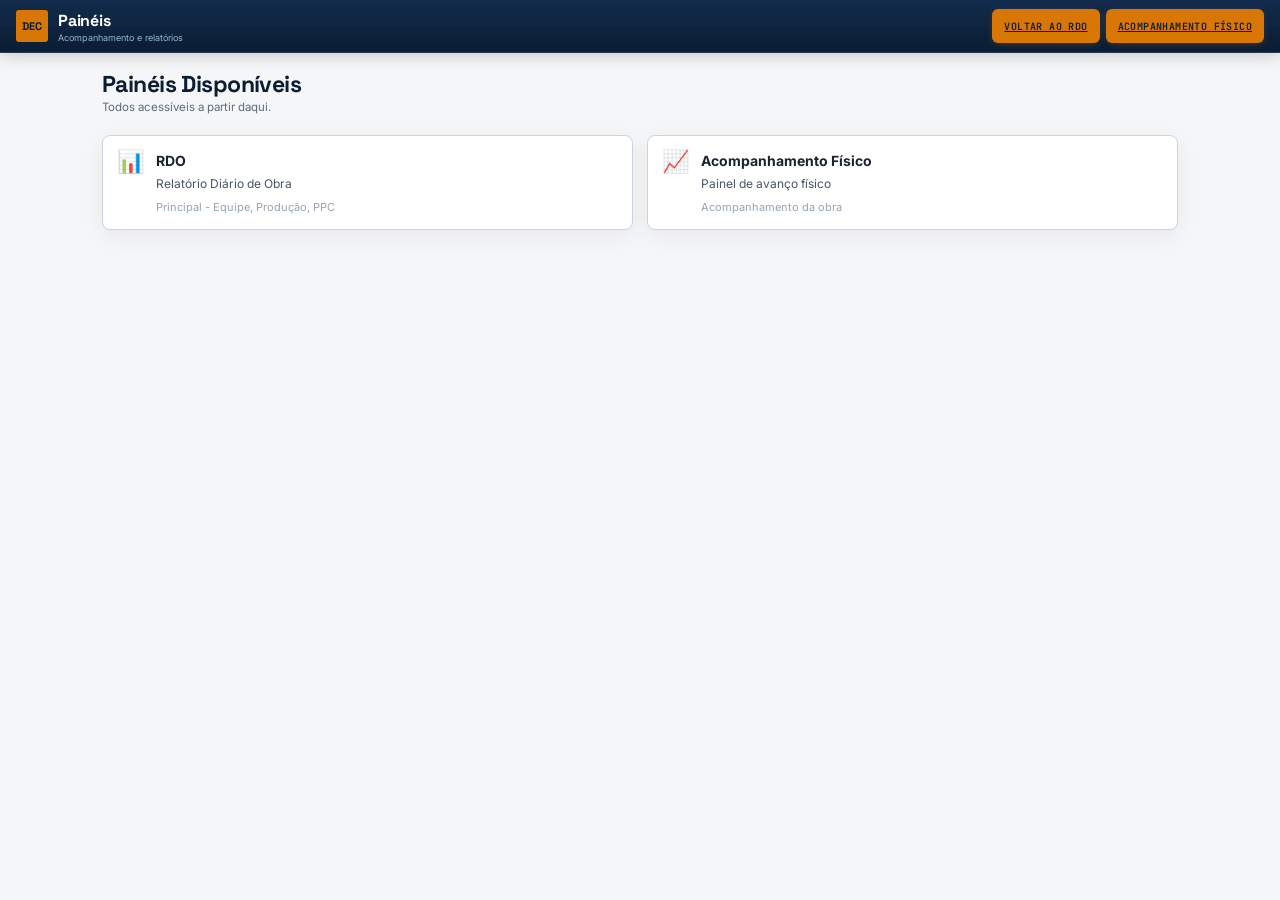
<file: DEC/index.html>
<!DOCTYPE html>
<html lang="pt-BR">
<head>
<meta charset="UTF-8">
<meta http-equiv="Cache-Control" content="no-cache, no-store, must-revalidate">
<meta http-equiv="Pragma" content="no-cache">
<meta http-equiv="Expires" content="0">
<meta name="viewport" content="width=device-width, initial-scale=1.0">
<title>Painel Híbrido - DEC</title>
<link href="https://fonts.googleapis.com/css2?family=Space+Grotesk:wght@400;600;700&family=Inter:wght@400;500;600;700&family=JetBrains+Mono:wght@400;500;700&display=swap" rel="stylesheet">
<link rel="stylesheet" href="../code16.css?v=35">
<style>
  .cards{display:grid;grid-template-columns:repeat(auto-fit,minmax(260px,1fr));gap:14px;margin-top:16px}
  .card{background:#fff;border:1px solid var(--line);border-radius:8px;box-shadow:0 6px 24px rgba(15,23,42,.06);padding:14px;text-decoration:none;color:inherit;display:flex;gap:12px;align-items:flex-start}
  .card:hover{box-shadow:0 10px 30px rgba(15,23,42,.1)}
  .icon{font-size:22px;line-height:1}
  .txt h3{font-size:14px;margin:0 0 4px}
  .txt p{font-size:12px;color:var(--ink2);margin:0 0 6px}
  .muted{font-size:11px;color:var(--ink3)}
  
  @media (max-width: 640px) {
    .topbar-in {
      height: auto;
      min-height: 52px;
      padding: 8px 10px;
      flex-direction: row;
      align-items: center;
      justify-content: space-between;
      gap: 8px;
    }
    .brand {
      min-width: 0;
      flex: 1 1 auto;
    }
    .brand h1 {
      font-size: 14px;
      white-space: nowrap;
      overflow: hidden;
      text-overflow: ellipsis;
    }
    .brand small {
      font-size: 8px;
      white-space: nowrap;
      overflow: hidden;
      text-overflow: ellipsis;
    }
    .actions {
      flex: 0 0 auto;
      width: auto;
      justify-content: flex-end;
      flex-wrap: nowrap;
      gap: 6px;
    }
    .actions .btn {
      flex: 0 0 auto;
      white-space: nowrap;
      font-size: 9px;
      padding: 6px 9px;
      min-height: 32px;
    }
    .container {
      padding: 0 10px !important;
      margin: 14px auto !important;
    }
    .cards {
      grid-template-columns: 1fr;
      gap: 10px;
      margin-top: 12px;
    }
    .card {
      padding: 12px;
      gap: 10px;
    }
    .icon {
      font-size: 20px;
    }
    .txt h3 {
      font-size: 13px;
    }
    .txt p {
      font-size: 11px;
    }
    .muted {
      font-size: 10px;
    }
    .sec-h h2 {
      font-size: 18px;
    }
    .sec-h p {
      font-size: 12px;
    }
  }
  
  @media (max-width: 360px) {
    .brand h1 { font-size: 13px; }
    .actions .btn { font-size: 8px; padding: 6px 7px; }
  }
</style>
</head>
<body>
<div class="topbar">
  <div class="topbar-in">
    <div class="brand">
      <div class="logo">DEC</div>
      <div>
        <h1>Painéis</h1>
        <small>Acompanhamento e relatórios</small>
      </div>
    </div>
    <div class="actions">
      <a class="btn btn-a" href="../index.html">Voltar ao RDO</a>

      <a class="btn btn-a" href="test.html" target="_blank" rel="noopener">Acompanhamento Físico</a>
    </div>
  </div>
</div>
<div class="container" style="max-width:1100px;margin:18px auto;padding:0 12px">
  <div class="sec-h">
    <div>
      <h2>Painéis Disponíveis</h2>
      <p>Todos acessíveis a partir daqui.</p>
    </div>
  </div>
  <div class="cards">
    <a class="card" href="../index.html">
      <div class="icon">📊</div>
      <div class="txt">
        <h3>RDO</h3>
        <p>Relatório Diário de Obra</p>
        <div class="muted">Principal - Equipe, Produção, PPC</div>
      </div>
    </a>
    <a class="card" href="test.html" target="_blank" rel="noopener">
      <div class="icon">📈</div>
      <div class="txt">
        <h3>Acompanhamento Físico</h3>
        <p>Painel de avanço físico</p>
        <div class="muted">Acompanhamento da obra</div>
      </div>
    </a>

  </div>
</div>
</body>
</html>
</file>
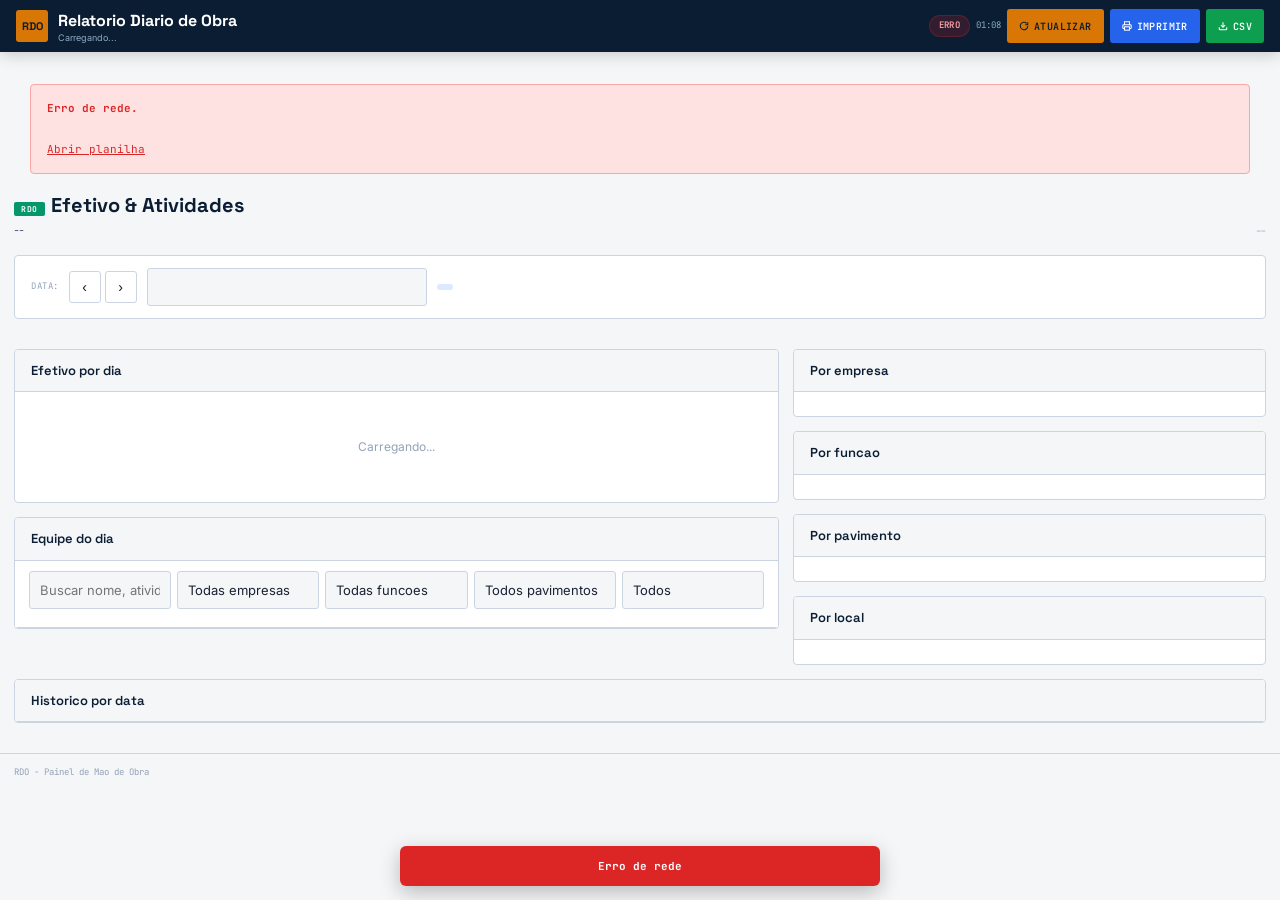
<file: index.html.html>
<!DOCTYPE html>
<html lang="pt-BR">
<head>
<meta charset="UTF-8">
<meta name="viewport" content="width=device-width, initial-scale=1.0, maximum-scale=1.0, user-scalable=no">
<title>RDO - Relatorio Diario de Obra</title>
<link href="https://fonts.googleapis.com/css2?family=Space+Grotesk:wght@400;600;700&family=Inter:wght@400;500;600;700&family=JetBrains+Mono:wght@400;500;700&display=swap" rel="stylesheet">
<style>
:root{--navy:#0B1D33;--navy2:#122B4D;--paper:#F4F6F8;--w:#fff;--ink:#1A2332;--ink2:#475569;--ink3:#94A3B8;--green:#0D9F4F;--greenBg:#E6F9EE;--amber:#D97706;--amberBg:#FEF3C7;--red:#DC2626;--redBg:#FEE2E2;--blue:#2563EB;--blueBg:#DBEAFE;--cyan:#0891B2;--line:#CBD5E1;--safe-b:env(safe-area-inset-bottom,0px)}
*{box-sizing:border-box;margin:0;padding:0;-webkit-tap-highlight-color:transparent}
body{background:var(--paper);color:var(--ink);font-family:'Inter',system-ui,sans-serif;font-size:13px;line-height:1.5;-webkit-font-smoothing:antialiased;overflow-x:hidden;padding-bottom:calc(var(--safe-b) + 20px)}
@keyframes spin{to{transform:rotate(360deg)}}
@keyframes pulse{0%,100%{opacity:1}50%{opacity:.4}}
input,select,button{-webkit-appearance:none;appearance:none}
.topbar{background:var(--navy);color:#fff;padding:0 16px;position:sticky;top:0;z-index:50;box-shadow:0 2px 16px rgba(0,0,0,.2)}
.topbar-in{max-width:1280px;margin:0 auto;display:flex;align-items:center;justify-content:space-between;height:52px;gap:8px}
.logo{width:32px;height:32px;min-width:32px;background:var(--amber);display:flex;align-items:center;justify-content:center;font-family:'Space Grotesk';font-weight:700;font-size:11px;color:var(--navy);border-radius:3px}
.brand{display:flex;align-items:center;gap:10px}
.brand h1{font-family:'Space Grotesk';font-size:16px;font-weight:700}
.brand small{font-size:9px;color:#8BADC4;display:block;line-height:1.2}
.actions{display:flex;align-items:center;gap:6px;flex-wrap:wrap}
.livedot{width:7px;height:7px;border-radius:50%;background:#6EE7A0;display:inline-block;animation:pulse 1.6s ease infinite;margin-right:2px}
.chip{font-family:'JetBrains Mono';font-size:9px;padding:3px 9px;border-radius:20px;font-weight:600;text-transform:uppercase;letter-spacing:.04em;white-space:nowrap;display:inline-flex;align-items:center;gap:5px}
.chip-ok{background:rgba(13,159,79,.18);color:#6EE7A0;border:1px solid rgba(13,159,79,.25)}
.chip-warn{background:rgba(217,119,6,.18);color:#FCD34D;border:1px solid rgba(217,119,6,.25)}
.chip-err{background:rgba(220,38,38,.18);color:#FCA5A5;border:1px solid rgba(220,38,38,.25)}
.btn{font-family:'JetBrains Mono';font-size:10px;font-weight:600;text-transform:uppercase;letter-spacing:.04em;cursor:pointer;border:none;display:inline-flex;align-items:center;gap:5px;padding:7px 12px;border-radius:3px;transition:all .15s;min-height:34px;touch-action:manipulation}
.btn-a{background:var(--amber);color:var(--navy)}.btn-a:hover{background:#F59E0B}
.btn-bl{background:var(--blue);color:#fff}.btn-bl:hover{background:#1D4ED8}
.btn-gr{background:var(--green);color:#fff}
.btn.spin svg{animation:spin .8s linear infinite}
.container{max-width:1280px;margin:0 auto;padding:16px 14px}
.sec-h{display:flex;align-items:flex-end;justify-content:space-between;margin-bottom:16px;gap:8px;flex-wrap:wrap}
.sec-h h2{font-family:'Space Grotesk';font-size:20px;font-weight:700;color:var(--navy)}
.sec-h p{color:var(--ink2);font-size:11px;margin-top:2px}
.tag-rdo{font-family:'JetBrains Mono';font-size:8px;letter-spacing:.08em;text-transform:uppercase;font-weight:700;background:#059669;color:#fff;padding:2px 7px;border-radius:2px;margin-right:6px}
.date-bar{display:flex;align-items:center;gap:10px;padding:12px 16px;background:var(--w);border:1px solid var(--line);border-radius:4px;margin-bottom:14px;flex-wrap:wrap}
.date-bar label{font-family:'JetBrains Mono';font-size:9px;letter-spacing:.06em;text-transform:uppercase;color:var(--ink3);white-space:nowrap}
.date-bar select{font-family:'Inter';font-size:13px;padding:8px 12px;border:1px solid var(--line);background:var(--paper);color:var(--ink);border-radius:3px;min-height:38px;flex:1;min-width:180px;max-width:280px}
.date-bar select:focus{outline:2px solid var(--amber);outline-offset:-1px}
.date-bar .date-nav{display:flex;align-items:center;gap:4px}
.date-bar .date-nav button{width:32px;height:32px;display:flex;align-items:center;justify-content:center;border:1px solid var(--line);background:var(--w);color:var(--navy);border-radius:3px;cursor:pointer;transition:all .15s;font-size:14px;line-height:1;padding:0}
.date-bar .date-nav button:hover{background:var(--paper);border-color:var(--navy)}
.date-bar .date-nav button:disabled{opacity:.3;cursor:not-allowed}
.date-bar .date-badge{font-family:'JetBrains Mono';font-size:9px;padding:3px 8px;border-radius:3px;background:var(--blueBg);color:#1D4ED8;font-weight:600;white-space:nowrap}
.kr{display:grid;grid-template-columns:repeat(auto-fit,minmax(150px,1fr));gap:10px;margin-bottom:16px}
.kp{background:var(--w);border:1px solid var(--line);padding:14px;position:relative;overflow:hidden;border-radius:4px;transition:box-shadow .2s}
.kp:hover{box-shadow:0 4px 16px rgba(0,0,0,.08)}
.kp::before{content:'';position:absolute;top:0;left:0;width:100%;height:3px;background:var(--kc,var(--navy))}
.kp .ki{font-size:18px;margin-bottom:6px}
.kp .kl{font-family:'JetBrains Mono';font-size:9px;letter-spacing:.06em;text-transform:uppercase;color:var(--ink3);margin-bottom:4px}
.kp .kv{font-family:'Space Grotesk';font-size:26px;font-weight:700;color:var(--navy);line-height:1}
.kp .kf{font-size:10px;color:var(--ink2);margin-top:5px}
.cd{background:var(--w);border:1px solid var(--line);border-radius:4px;margin-bottom:14px;overflow:hidden}
.cd-h{padding:11px 16px;border-bottom:1px solid var(--line);background:var(--paper);display:flex;justify-content:space-between;align-items:center;gap:8px;flex-wrap:wrap}
.cd-h h3{font-family:'Space Grotesk';font-size:13px;font-weight:600;color:var(--navy)}
.cd-h .mt{font-family:'JetBrains Mono';font-size:9px;color:var(--ink3)}
.cd-b{overflow-x:auto;-webkit-overflow-scrolling:touch}
.cd-t{display:flex;gap:6px;padding:10px 14px;border-bottom:1px solid var(--line);background:var(--w);flex-wrap:wrap;align-items:center}
.cd-t input,.cd-t select{font-family:'Inter';font-size:13px;padding:8px 10px;border:1px solid var(--line);background:var(--paper);color:var(--ink);border-radius:3px;min-height:38px;flex:1;min-width:130px}
.cd-t input:focus,.cd-t select:focus{outline:2px solid var(--amber);outline-offset:-1px}
.cd-t .ct{font-family:'JetBrains Mono';font-size:9px;color:var(--ink3);white-space:nowrap;width:100%;text-align:right;margin-top:2px}
table.t{width:100%;border-collapse:collapse;font-size:12px;min-width:620px}
table.t th{position:sticky;top:0;background:var(--navy);color:#fff;font-family:'JetBrains Mono';font-weight:500;font-size:9px;letter-spacing:.04em;text-transform:uppercase;text-align:left;padding:9px 12px;white-space:nowrap;z-index:2;cursor:pointer;user-select:none}
table.t th:hover{background:var(--navy2)}
table.t th.asc::after{content:' \25B2'}
table.t th.desc::after{content:' \25BC'}
table.t td{padding:8px 12px;border-bottom:1px solid #EEF2F6;vertical-align:middle;font-size:12px}
table.t tr:last-child td{border-bottom:none}
table.t tr:hover td{background:#F8FAFC}
table.t tr.ferias-row td{background:#FFFBEB}
table.t tr.ferias-header td{background:#FEF3C7;font-family:'JetBrains Mono';font-size:10px;color:#92400E;font-weight:700;letter-spacing:.04em;text-transform:uppercase}
td.nr{text-align:right;font-family:'JetBrains Mono'}
.badge{font-family:'JetBrains Mono';font-size:9px;font-weight:700;padding:2px 7px;border-radius:20px;white-space:nowrap;display:inline-block}
.badge-blue{background:var(--blueBg);color:#1D4ED8}
.badge-green{background:var(--greenBg);color:#065F46}
.badge-amber{background:var(--amberBg);color:#92400E}
.badge-red{background:var(--redBg);color:#991B1B}
.badge-gray{background:#F1F5F9;color:var(--ink2);border:1px solid var(--line)}
.badge-ferias{background:#FEF3C7;color:#92400E}
.badge-ativo{background:var(--greenBg);color:#065F46}
.badge-semativ{background:#F1F5F9;color:var(--ink3);border:1px solid var(--line)}
.badge-pav-terreo{background:#DBEAFE;color:#1E40AF;border:1px solid #93C5FD}
.badge-pav-1{background:#D1FAE5;color:#065F46;border:1px solid #6EE7B7}
.badge-pav-2{background:#FEF3C7;color:#92400E;border:1px solid #FCD34D}
.badge-pav-3{background:#EDE9FE;color:#5B21B6;border:1px solid #C4B5FD}
.badge-pav-enae{background:#FEE2E2;color:#991B1B;border:1px solid #FCA5A5}
.badge-pav-inf{background:#F0FDFA;color:#115E59;border:1px solid #5EEAD4}
.badge-pav-none{background:#F1F5F9;color:var(--ink3);border:1px solid var(--line);font-style:italic}
.gg{display:grid;grid-template-columns:1.618fr 1fr;gap:14px}
.em{padding:32px 16px;text-align:center;color:var(--ink3);font-size:12px}
.bar-row{display:flex;align-items:center;gap:8px;margin-bottom:6px}
.bar-label{font-family:'JetBrains Mono';font-size:10px;color:var(--ink2);min-width:140px;max-width:140px;text-align:right;white-space:nowrap;overflow:hidden;text-overflow:ellipsis}
.bar-track{flex:1;height:18px;background:var(--paper);border-radius:3px;overflow:hidden;position:relative}
.bar-fill{height:100%;border-radius:3px;transition:width .6s cubic-bezier(.22,1,.36,1)}
.bar-val{font-family:'JetBrains Mono';font-size:11px;font-weight:700;min-width:28px;color:var(--navy)}
.bar-pct{font-family:'JetBrains Mono';font-size:9px;color:var(--ink3);min-width:36px}
.chart-wrap{padding:14px;overflow-x:auto}
.chart-wrap svg{display:block;width:100%;height:auto}
.err-box{margin:16px;padding:14px 16px;background:var(--redBg);border:1px solid #FCA5A5;border-radius:4px;font-family:'JetBrains Mono';font-size:11px;color:var(--red);line-height:1.7}
.err-box b{display:block;margin-bottom:4px}
.err-box a{color:var(--red);text-decoration:underline}
#toast{position:fixed;bottom:calc(var(--safe-b) + 14px);left:14px;right:14px;z-index:200;display:none;padding:12px 18px;border-radius:6px;font-family:'JetBrains Mono';font-size:11px;font-weight:700;color:#fff;text-align:center;box-shadow:0 6px 20px rgba(0,0,0,.25);max-width:480px;margin:0 auto}
.print-header{display:none}
@media print{
  *{-webkit-print-color-adjust:exact!important;print-color-adjust:exact!important}
  body{background:#fff!important;padding:0!important}
  .topbar,.cd-t,#toast,#btn-reload,#btn-print,#btn-export,.date-bar{display:none!important}
  .print-header{display:block!important;padding:10px 0 8px;border-bottom:3px solid var(--navy);margin-bottom:12px}
  .print-header h1{font-family:'Space Grotesk';font-size:18px;font-weight:700;color:var(--navy)}
  .print-header p{font-family:'JetBrains Mono';font-size:10px;color:var(--ink2);margin-top:3px}
  .container{padding:0!important}
  .cd{page-break-inside:avoid;border:1px solid #ccc!important}
  table.t th{background:#2a3f5f!important;position:static!important;font-size:8px!important;padding:6px 8px!important}
  table.t td{padding:5px 8px!important;font-size:10px!important}
  .gg{grid-template-columns:1fr 1fr!important;gap:8px!important}
  @page{size:A4 portrait;margin:10mm 8mm 12mm 8mm}
}
@media(max-width:900px){.gg{grid-template-columns:1fr}.bar-label{min-width:100px;max-width:100px}}
@media(max-width:480px){.topbar-in{height:auto;min-height:48px;flex-wrap:wrap;padding:6px 0;gap:4px}.brand h1{font-size:13px}.actions{gap:4px;width:100%;justify-content:flex-start;overflow-x:auto;flex-wrap:nowrap}.container{padding:10px 8px}.kr{grid-template-columns:1fr 1fr;gap:6px}.kp{padding:10px}.kp .kv{font-size:20px}.cd-t{flex-direction:column}.cd-t input,.cd-t select{width:100%;font-size:14px;padding:10px;min-height:42px}.date-bar{flex-direction:column;align-items:stretch}.date-bar select{max-width:100%;width:100%}.date-bar .date-nav{justify-content:center}}
</style>
</head>
<body>
<div class="print-header" id="print-header"></div>
<div class="topbar">
  <div class="topbar-in">
    <div class="brand">
      <div class="logo">RDO</div>
      <div><h1>Relatorio Diario de Obra</h1><small id="sub-info">Carregando...</small></div>
    </div>
    <div class="actions">
      <span class="chip chip-warn" id="chip"><span class="livedot" style="display:none" id="livedot"></span><span id="chip-txt">carregando</span></span>
      <span style="font-family:'JetBrains Mono';font-size:9px;color:#8BADC4" id="clk">--:--</span>
      <button class="btn btn-a" id="btn-reload" onclick="doLoad()"><svg width="10" height="10" viewBox="0 0 24 24" fill="none" stroke="currentColor" stroke-width="2.5"><path d="M21 12a9 9 0 11-2.6-6.4M21 3v6h-6"/></svg>Atualizar</button>
      <button class="btn btn-bl" id="btn-print" onclick="doPrint()"><svg width="10" height="10" viewBox="0 0 24 24" fill="none" stroke="currentColor" stroke-width="2.5"><path d="M6 9V2h12v7M6 18H4a2 2 0 01-2-2v-5a2 2 0 012-2h16a2 2 0 012 2v5a2 2 0 01-2 2h-2"/><rect x="6" y="14" width="12" height="8"/></svg>Imprimir</button>
      <button class="btn btn-gr" id="btn-export" onclick="doExportCSV()"><svg width="10" height="10" viewBox="0 0 24 24" fill="none" stroke="currentColor" stroke-width="2.5"><path d="M21 15v4a2 2 0 01-2 2H5a2 2 0 01-2-2v-4M7 10l5 5 5-5M12 15V3"/></svg>CSV</button>
    </div>
  </div>
</div>

<div class="container">
  <div id="err-box"></div>

  <div class="sec-h">
    <div><h2><span class="tag-rdo">rdo</span>Efetivo &amp; Atividades</h2><p id="sub-date">--</p></div>
    <div style="font-family:'JetBrains Mono';font-size:9px;color:var(--ink3)" id="upd-ts">--</div>
  </div>

  <div class="date-bar" id="date-bar">
    <label for="fdate">Data:</label>
    <div class="date-nav">
      <button id="btn-prev" onclick="navDate(1)" title="Dia anterior">&#8249;</button>
      <button id="btn-next" onclick="navDate(-1)" title="Proximo dia">&#8250;</button>
    </div>
    <select id="fdate" onchange="onDateChange()"></select>
    <span class="date-badge" id="date-count-badge"></span>
  </div>

  <div class="kr" id="kpis"></div>

  <div class="gg">
    <div>
      <div class="cd">
        <div class="cd-h"><h3>Efetivo por dia</h3><span class="mt" id="chart-meta"></span></div>
        <div class="chart-wrap" id="chart-box"><div class="em">Carregando...</div></div>
      </div>
      <div class="cd">
        <div class="cd-h"><h3>Equipe do dia</h3><span class="mt" id="tbl-meta"></span></div>
        <div class="cd-t">
          <input type="text" id="fq" placeholder="Buscar nome, atividade, local..." oninput="renderTable()">
          <select id="femp" onchange="renderTable()"><option value="">Todas empresas</option></select>
          <select id="ffunc" onchange="renderTable()"><option value="">Todas funcoes</option></select>
          <select id="fpav" onchange="renderTable()"><option value="">Todos pavimentos</option></select>
          <select id="fstatus" onchange="renderTable()">
            <option value="">Todos</option>
            <option value="ativo">Com atividade</option>
            <option value="sem">Sem atividade</option>
            <option value="ferias">De ferias</option>
          </select>
          <span class="ct" id="tbl-ct"></span>
        </div>
        <div class="cd-b" id="tbl-box"></div>
      </div>
    </div>
    <div>
      <div class="cd">
        <div class="cd-h"><h3>Por empresa</h3><span class="mt" id="emp-meta"></span></div>
        <div style="padding:12px 14px" id="emp-bars"></div>
      </div>
      <div class="cd">
        <div class="cd-h"><h3>Por funcao</h3><span class="mt" id="func-meta"></span></div>
        <div style="padding:12px 14px" id="func-bars"></div>
      </div>
      <div class="cd">
        <div class="cd-h"><h3>Por pavimento</h3><span class="mt" id="pav-meta"></span></div>
        <div style="padding:12px 14px" id="pav-bars"></div>
      </div>
      <div class="cd">
        <div class="cd-h"><h3>Por local</h3><span class="mt" id="reg-meta"></span></div>
        <div style="padding:12px 14px" id="reg-bars"></div>
      </div>
    </div>
  </div>

  <div class="cd">
    <div class="cd-h"><h3>Historico por data</h3><span class="mt" id="hist-meta"></span></div>
    <div class="cd-b" id="hist-box"></div>
  </div>
</div>
<footer style="max-width:1280px;margin:0 auto;padding:12px 14px;font-size:9px;color:var(--ink3);font-family:'JetBrains Mono';border-top:1px solid var(--line)">RDO - Painel de Mao de Obra</footer>
<div id="toast"></div>

<script>
var SHEET_ID='1uYl5jd-0eMqxnCpXZI2Rm7VtOdCmrd6CWKFfGX_sgTU';
var SHEET_GID='286377544';
var PAVIMENTOS=['TÉRREO','1º','2º','3º','ENAE','INF'];
var PAV_CORES={'TÉRREO':'#2563EB','1º':'#0D9F4F','2º':'#D97706','3º':'#7C3AED','ENAE':'#DC2626','INF':'#0891B2'};
var PAV_BADGE={'TÉRREO':'badge-pav-terreo','1º':'badge-pav-1','2º':'badge-pav-2','3º':'badge-pav-3','ENAE':'badge-pav-enae','INF':'badge-pav-inf'};
var PARSED=null;
var SELECTED_DATE_IDX=0;
var COLORS=['#2563EB','#D97706','#0D9F4F','#7C3AED','#DC2626','#0891B2','#DB2777','#65A30D','#EA580C','#0284C7'];

function norm(s){return(s||'').toString().normalize('NFD').replace(/[\u0300-\u036f]/g,'').toLowerCase().trim()}
function esc(s){return(s||'').toString().replace(/&/g,'&amp;').replace(/</g,'&lt;').replace(/>/g,'&gt;').replace(/"/g,'&quot;')}
function uniq(arr){return[...new Set(arr.filter(function(v){return v!==''}))].sort(function(a,b){return a.localeCompare(b,'pt-BR')})}
function fmtNow(){return new Date().toLocaleString('pt-BR',{day:'2-digit',month:'2-digit',hour:'2-digit',minute:'2-digit',second:'2-digit'})}

var KW_VAZIO=['nao encontrado','não encontrado','n/a','na','nenhum','nenhuma','sem atividade','sem lancamento','sem lançamento','sem serviço','indefinido','—','--','-'];
function temAtividade(v){if(!v||!v.trim())return false;var n=norm(v);if(!n)return false;for(var i=0;i<KW_VAZIO.length;i++){if(n===KW_VAZIO[i]||n.indexOf(KW_VAZIO[i])===0)return false}return true}

function setChip(state,txt){var el=document.getElementById('chip'),dot=document.getElementById('livedot'),t=document.getElementById('chip-txt');el.className='chip chip-'+state;dot.style.display=state==='ok'?'inline-block':'none';t.textContent=txt}
var _ttmr=null;
function toast(msg,type){var el=document.getElementById('toast');el.style.display='block';el.style.background=type==='ok'?'#0D9F4F':type==='warn'?'#D97706':'#DC2626';el.textContent=msg;clearTimeout(_ttmr);_ttmr=setTimeout(function(){el.style.display='none'},3500)}

function findCol(hd,kws){for(var i=0;i<hd.length;i++){var n=norm(hd[i]);for(var k=0;k<kws.length;k++){if(n.indexOf(norm(kws[k]))>-1)return i}}return -1}

/* ═══════ NORMALIZACAO SILENCIOSA ═══════ */
function limparParaMatch(s){return norm(s).replace(/[^a-z0-9\s]/g,'').replace(/\s+/g,' ').trim()}

function normalizarPavimento(cru){
  if(!cru)return '';var raw=String(cru).trim();if(!raw)return '';
  var limpo=limparParaMatch(raw);
  var MAPA={'terreo':'TÉRREO','terre':'TÉRREO','tereo':'TÉRREO','terrero':'TÉRREO','terrro':'TÉRREO','terreoo':'TÉRREO','rreo':'TÉRREO','ter':'TÉRREO',
    '1':'1º','1o':'1º','1 p':'1º','1p':'1º','1 pav':'1º','1 pavimento':'1º','1 andar':'1º','1pav':'1º','1pavimento':'1º','1andar':'1º','p1':'1º','p 1':'1º','pav 1':'1º','pavimento 1':'1º','primeiro':'1º','pav 1o':'1º',
    '2':'2º','2o':'2º','2 p':'2º','2p':'2º','2 pav':'2º','2 pavimento':'2º','2 andar':'2º','2pav':'2º','2pavimento':'2º','2andar':'2º','p2':'2º','p 2':'2º','pav 2':'2º','pavimento 2':'2º','segundo':'2º','pav 2o':'2º',
    '3':'3º','3o':'3º','3 p':'3º','3p':'3º','3 pav':'3º','3 pavimento':'3º','3 andar':'3º','3pav':'3º','3pavimento':'3º','3andar':'3º','p3':'3º','p 3':'3º','pav 3':'3º','pavimento 3':'3º','terceiro':'3º','pav 3o':'3º',
    'enae':'ENAE','enea':'ENAE','ene':'ENAE','ena':'ENAE','eane':'ENAE','ean':'ENAE',
    'inf':'INF','infr':'INF','infra':'INF','infraestrutura':'INF'};
  if(MAPA[limpo]!==undefined)return MAPA[limpo];
  if(/enae|eane|enea|ena[^a-z]/.test(limpo))return 'ENAE';
  if(/(^|\s)inf[a-z]*($|\s)/.test(limpo))return 'INF';
  if(/terr[eo]{1,3}/.test(limpo))return 'TÉRREO';
  if(/\b3/.test(limpo))return '3º';
  if(/\b2/.test(limpo))return '2º';
  if(/\b1/.test(limpo))return '1º';
  return '';
}

function detectarDoTexto(texto){
  if(!texto)return '';var t=norm(texto);
  if(/enae|eane/.test(t))return 'ENAE';
  if(/inf\b|infra/.test(t))return 'INF';
  if(/terr[eo]/.test(t))return 'TÉRREO';
  if(/\b3[ºo°]?\s*(pav|andar)/.test(t)||/terceiro\s*(pav|andar)/.test(t))return '3º';
  if(/\b2[ºo°]?\s*(pav|andar)/.test(t)||/segundo\s*(pav|andar)/.test(t))return '2º';
  if(/\b1[ºo°]?\s*(pav|andar)/.test(t)||/primeiro\s*(pav|andar)/.test(t))return '1º';
  if(/pavimento\s*1|1\s*pavimento/.test(t))return '1º';
  if(/pavimento\s*2|2\s*pavimento/.test(t))return '2º';
  if(/pavimento\s*3|3\s*pavimento/.test(t))return '3º';
  return '';
}

/* ═══════ FERIAS ═══════ */
var KW_FERIAS=['ferias','férias','de ferias','em ferias','feria'];
function isFerias(row,ci){var fields=[ci.status,ci.atividade];for(var fi=0;fi<fields.length;fi++){if(fields[fi]>-1){var v=norm(row[fields[fi]]||'');for(var k=0;k<KW_FERIAS.length;k++){if(v.indexOf(KW_FERIAS[k])>-1)return true}}}return false}

/* ═══════ PARSE ═══════ */
function parseData(raw){
  if(!raw||raw.length<2)return null;
  var hd=raw[0];
  var ci={nome:findCol(hd,['funcionario','lider','nome']),empresa:findCol(hd,['empresa']),funcao:findCol(hd,['funcao','função']),atividade:findCol(hd,['servico','serviço','atividade']),regiao:findCol(hd,['local','regiao','região','area','área']),pav:findCol(hd,['pav']),data:findCol(hd,['data inicio','data']),status:findCol(hd,['status']),prod:findCol(hd,['prod']),id:findCol(hd,['id'])};
  var people=[];
  for(var r=1;r<raw.length;r++){
    var row=raw[r];var nome=(ci.nome>-1?row[ci.nome]||'':'').trim();
    if(!nome||nome.length<2)continue;if(norm(nome).indexOf('total')>-1)continue;
    var vac=isFerias(row,ci);
    var atividadeRaw=(ci.atividade>-1?row[ci.atividade]||'':'').trim();
    var pavRaw=(ci.pav>-1?row[ci.pav]||'':'').trim();
    var pavNorm=normalizarPavimento(pavRaw);
    if(!pavNorm&&atividadeRaw)pavNorm=detectarDoTexto(atividadeRaw);
    people.push({nome:nome,empresa:(ci.empresa>-1?row[ci.empresa]||'':'').trim()||'—',funcao:(ci.funcao>-1?row[ci.funcao]||'':'').trim()||'—',atividade:temAtividade(atividadeRaw)?atividadeRaw:'',atividadeRaw:atividadeRaw,regiao:(ci.regiao>-1?row[ci.regiao]||'':'').trim(),pav:pavNorm,pavRaw:pavRaw,prod:(ci.prod>-1?row[ci.prod]||'':'').trim(),data:(ci.data>-1?row[ci.data]||'':'').trim(),status:(ci.status>-1?row[ci.status]||'':'').trim(),ferias:vac});
  }
  var byDate={};
  people.forEach(function(p){var d=p.data||'(sem data)';if(!byDate[d])byDate[d]={date:d,all:[],ativos:[],ferias:[],byEmp:{},byFunc:{},byPav:{},byRegiao:{}};byDate[d].all.push(p);if(p.ferias){byDate[d].ferias.push(p);return}byDate[d].ativos.push(p);byDate[d].byEmp[p.empresa]=(byDate[d].byEmp[p.empresa]||0)+1;byDate[d].byFunc[p.funcao]=(byDate[d].byFunc[p.funcao]||0)+1;if(p.pav)byDate[d].byPav[p.pav]=(byDate[d].byPav[p.pav]||0)+1;if(p.regiao)byDate[d].byRegiao[p.regiao]=(byDate[d].byRegiao[p.regiao]||0)+1});
  var days=Object.keys(byDate).sort().reverse().map(function(d){return byDate[d]});
  return{ci:ci,hd:hd,people:people,days:days};
}

/* ═══════ DATE FILTER ═══════ */
function populateDateFilter(){
  var sel=document.getElementById('fdate'),badge=document.getElementById('date-count-badge'),btnPrev=document.getElementById('btn-prev'),btnNext=document.getElementById('btn-next');
  if(!PARSED||!PARSED.days.length){sel.innerHTML='<option value="">Sem datas</option>';badge.textContent='';btnPrev.disabled=true;btnNext.disabled=true;return}
  var days=PARSED.days;var curDate=sel.value;
  sel.innerHTML=days.map(function(d,i){return '<option value="'+i+'">'+esc(d.date)+'  ('+d.ativos.length+' ativos, '+d.ferias.length+' ferias)</option>'}).join('');
  if(curDate!==''){var idx=parseInt(curDate,10);if(!isNaN(idx)&&idx>=0&&idx<days.length)SELECTED_DATE_IDX=idx;else SELECTED_DATE_IDX=0}else SELECTED_DATE_IDX=0;
  sel.value=SELECTED_DATE_IDX;badge.textContent=days.length+' data(s)';
  btnPrev.disabled=SELECTED_DATE_IDX>=days.length-1;btnNext.disabled=SELECTED_DATE_IDX<=0;
}

function navDate(dir){if(!PARSED||!PARSED.days.length)return;var newIdx=SELECTED_DATE_IDX+dir;if(newIdx<0||newIdx>=PARSED.days.length)return;SELECTED_DATE_IDX=newIdx;document.getElementById('fdate').value=SELECTED_DATE_IDX;onDateChange()}

function onDateChange(){
  SELECTED_DATE_IDX=parseInt(document.getElementById('fdate').value,10)||0;
  document.getElementById('btn-prev').disabled=SELECTED_DATE_IDX>=PARSED.days.length-1;
  document.getElementById('btn-next').disabled=SELECTED_DATE_IDX<=0;
  ['fq','femp','ffunc','fpav','fstatus'].forEach(function(id){document.getElementById(id).value=''});
  renderAllForDate();
}

function getSelectedDay(){if(!PARSED||!PARSED.days.length)return null;return PARSED.days[Math.min(SELECTED_DATE_IDX,PARSED.days.length-1)]}

/* ═══════ RENDERING ═══════ */
function populateFilters(day){
  function fill(id,vals,def){var sel=document.getElementById(id),cur=sel.value;sel.innerHTML='<option value="">'+def+'</option>'+vals.map(function(v){return '<option value="'+esc(v)+'">'+esc(v)+'</option>'}).join('');if(vals.indexOf(cur)>-1)sel.value=cur}
  if(!day)return;
  fill('femp',uniq(day.ativos.map(function(p){return p.empresa})),'Todas empresas');
  fill('ffunc',uniq(day.ativos.map(function(p){return p.funcao})),'Todas funcoes');
  var pavSel=document.getElementById('fpav');var curPav=pavSel.value;
  pavSel.innerHTML='<option value="">Todos pavimentos</option>'+PAVIMENTOS.map(function(v){var cnt=day.byPav[v]||0;return '<option value="'+esc(v)+'">'+esc(v)+(cnt>0?' ('+cnt+')':' (0)')+'</option>'}).join('');
  if(PAVIMENTOS.indexOf(curPav)>-1)pavSel.value=curPav;
}

function renderKPIs(day){
  if(!day){document.getElementById('kpis').innerHTML='<div class="kp"><div class="kl">Sem dados</div><div class="kv">—</div></div>';return}
  var empCnt=Object.keys(day.byEmp).length,funcCnt=Object.keys(day.byFunc).length,comAtiv=day.ativos.filter(function(p){return p.atividade}).length,semAtiv=day.ativos.length-comAtiv,comPav=day.ativos.filter(function(p){return p.pav}).length;
  document.getElementById('kpis').innerHTML=[{i:'👷',l:'Ativos',v:day.ativos.length,f:esc(day.date),c:'#059669'},{i:'🌴',l:'De ferias',v:day.ferias.length,f:'excluidos do efetivo',c:'var(--amber)'},{i:'🏢',l:'Empresas',v:empCnt,f:'ativas hoje',c:'var(--blue)'},{i:'⚒️',l:'Funcoes',v:funcCnt,f:'distintas',c:'var(--cyan)'},{i:'🏗️',l:'C/ pavimento',v:comPav,f:day.ativos.length>0?(comPav/day.ativos.length*100).toFixed(0)+'%':'—',c:'#7C3AED'},{i:'✅',l:'C/ atividade',v:comAtiv,f:day.ativos.length>0?(comAtiv/day.ativos.length*100).toFixed(0)+'%':'—',c:'var(--green)'},{i:'⚠️',l:'S/ atividade',v:semAtiv,f:'pendente',c:'var(--red)'}].map(function(k){return '<div class="kp" style="--kc:'+k.c+'"><div class="ki">'+k.i+'</div><div class="kl">'+k.l+'</div><div class="kv">'+k.v+'</div><div class="kf">'+k.f+'</div></div>'}).join('');
}

function renderBars(elId,metaId,counts,colorMap){
  var el=document.getElementById(elId);var keys=Object.keys(counts).sort(function(a,b){return counts[b]-counts[a]});
  if(!keys.length){el.innerHTML='<div class="em">Sem dados</div>';document.getElementById(metaId).textContent='';return}
  var total=keys.reduce(function(s,k){return s+counts[k]},0),max=counts[keys[0]];
  document.getElementById(metaId).textContent=keys.length+' categorias';
  el.innerHTML=keys.map(function(k,i){var v=counts[k],pct=total>0?(v/total*100).toFixed(0):'0';var barW=max>0?(v/max*100).toFixed(1):0;var c=(colorMap&&colorMap[k])?colorMap[k]:(typeof colorMap==='string'?colorMap:COLORS[i%COLORS.length]);return '<div class="bar-row"><span class="bar-label" title="'+esc(k)+'">'+esc(k)+'</span><div class="bar-track"><div class="bar-fill" style="width:'+barW+'%;background:'+c+'"></div></div><span class="bar-val">'+v+'</span><span class="bar-pct">('+pct+'%)</span></div>'}).join('');
}

function renderChart(days,selectedDay){
  var el=document.getElementById('chart-box'),meta=document.getElementById('chart-meta');
  if(!days||!days.length){el.innerHTML='<div class="em">Sem dados</div>';return}
  meta.textContent=days.length+' dia(s)';
  var W=640,H=220,pL=44,pR=16,pT=16,pB=48;
  var vals=days.map(function(d){return d.ativos.length}).reverse();
  var labels=days.map(function(d){return d.date}).reverse();
  var selIdx=-1;if(selectedDay){for(var si=0;si<labels.length;si++){if(labels[si]===selectedDay.date){selIdx=si;break}}}
  var n=vals.length,maxV=Math.max.apply(null,vals.concat([1]));
  function xS(i){return pL+(n>1?i/(n-1):0.5)*(W-pL-pR)}function yS(v){return pT+(1-v/maxV)*(H-pT-pB)}
  var svg='<svg viewBox="0 0 '+W+' '+H+'" style="width:100%;max-width:'+W+'px">';
  for(var g=0;g<=4;g++){var gy=yS(maxV*g/4);svg+='<line x1="'+pL+'" y1="'+gy+'" x2="'+(W-pR)+'" y2="'+gy+'" stroke="#E2E8F0" stroke-dasharray="3,3"/><text x="'+(pL-6)+'" y="'+(gy+4)+'" text-anchor="end" fill="#94A3B8" font-family="JetBrains Mono" font-size="9">'+Math.round(maxV*g/4)+'</text>'}
  var every=Math.max(1,Math.floor(n/8));
  for(var xi=0;xi<n;xi++){if(xi%every===0||xi===n-1){svg+='<line x1="'+xS(xi)+'" y1="'+pT+'" x2="'+xS(xi)+'" y2="'+(H-pB)+'" stroke="#F1F5F9"/><text x="'+xS(xi)+'" y="'+(H-pB+14)+'" text-anchor="middle" fill="'+(xi===selIdx?'#059669':'#94A3B8')+'" font-family="JetBrains Mono" font-size="8" font-weight="'+(xi===selIdx?'700':'400')+'">'+esc(labels[xi].slice(5))+'</text>'}}
  var area='M '+xS(0)+' '+(H-pB)+' L '+xS(0)+' '+yS(vals[0]);for(var pi=1;pi<n;pi++)area+=' L '+xS(pi)+' '+yS(vals[pi]);area+=' L '+xS(n-1)+' '+(H-pB)+' Z';
  svg+='<path d="'+area+'" fill="#059669" opacity="0.10"/>';
  var line='M '+xS(0)+' '+yS(vals[0]);for(var li=1;li<n;li++)line+=' L '+xS(li)+' '+yS(vals[li]);
  svg+='<path d="'+line+'" fill="none" stroke="#059669" stroke-width="2.5" stroke-linecap="round" stroke-linejoin="round"/>';
  for(var ci=0;ci<n;ci++){var cx=xS(ci),cy=yS(vals[ci]),isSel=ci===selIdx;svg+='<circle cx="'+cx+'" cy="'+cy+'" r="'+(isSel?6:4)+'" fill="'+(isSel?'#D97706':'#059669')+'" stroke="#fff" stroke-width="'+(isSel?3:2)+'"/>';if(n<=12||isSel)svg+='<text x="'+cx+'" y="'+(cy-11)+'" text-anchor="middle" fill="'+(isSel?'#D97706':'#059669')+'" font-family="JetBrains Mono" font-size="'+(isSel?12:10)+'" font-weight="700">'+vals[ci]+'</text>'}
  if(selIdx>=0)svg+='<circle cx="'+xS(selIdx)+'" cy="'+yS(vals[selIdx])+'" r="10" fill="none" stroke="#D97706" stroke-width="1.5" opacity="0.5"><animate attributeName="r" from="6" to="14" dur="1.5s" repeatCount="indefinite"/><animate attributeName="opacity" from="0.6" to="0" dur="1.5s" repeatCount="indefinite"/></circle>';
  svg+='</svg>';el.innerHTML=svg;
}

function getFilteredPeople(day){
  if(!day)return{active:[],ferias:[]};
  var q=norm(document.getElementById('fq').value),emp=document.getElementById('femp').value,func=document.getElementById('ffunc').value,pav=document.getElementById('fpav').value,st=document.getElementById('fstatus').value;
  var active=[],ferias=[];
  day.all.forEach(function(p){
    if(p.ferias){if(!st||st==='ferias')ferias.push(p);return}
    if(st==='ferias')return;
    if(emp&&p.empresa!==emp)return;
    if(func&&p.funcao!==func)return;
    if(pav&&p.pav!==pav)return;
    if(st==='ativo'&&!p.atividade)return;
    if(st==='sem'&&p.atividade)return;
    if(q){var full=norm(p.nome+' '+p.empresa+' '+p.funcao+' '+p.atividade+' '+p.regiao);if(full.indexOf(q)===-1)return}
    active.push(p);
  });
  return{active:active,ferias:ferias};
}

function pavBadge(pav){
  if(!pav)return '<span class="badge badge-pav-none">—</span>';
  return '<span class="badge '+(PAV_BADGE[pav]||'badge-blue')+'">'+esc(pav)+'</span>';
}

var sortKey=null,sortDir=1;
function setSort(k){if(sortKey===k)sortDir*=-1;else{sortKey=k;sortDir=1}renderTable()}

function renderTable(){
  var day=getSelectedDay(),el=document.getElementById('tbl-box'),meta=document.getElementById('tbl-meta'),ct=document.getElementById('tbl-ct');
  if(!day){el.innerHTML='<div class="em">Sem dados</div>';return}
  var r=getFilteredPeople(day),active=r.active,ferias=r.ferias;
  if(sortKey)active=active.slice().sort(function(a,b){return(a[sortKey]||'').localeCompare(b[sortKey]||'','pt-BR',{numeric:true})*sortDir});
  meta.textContent=active.length+' ativos'+(ferias.length?' + '+ferias.length+' ferias':'');
  ct.textContent=active.length+' registro(s)';
  var sk=sortKey,sd=sortDir;
  var h='<table class="t"><thead><tr><th onclick="setSort(\'nome\')" class="'+(sk==='nome'?sd>0?'asc':'desc':'')+'">Nome</th><th onclick="setSort(\'funcao\')" class="'+(sk==='funcao'?sd>0?'asc':'desc':'')+'">Funcao</th><th onclick="setSort(\'empresa\')" class="'+(sk==='empresa'?sd>0?'asc':'desc':'')+'">Empresa</th><th>Atividade</th><th onclick="setSort(\'pav\')" class="'+(sk==='pav'?sd>0?'asc':'desc':'')+'">Pavimento</th><th onclick="setSort(\'regiao\')" class="'+(sk==='regiao'?sd>0?'asc':'desc':'')+'">Local</th><th>Status</th></tr></thead><tbody>';
  active.forEach(function(p){
    var statusBadge=p.atividade?'<span class="badge badge-ativo">ativo</span>':'<span class="badge badge-semativ">sem lanc.</span>';
    h+='<tr><td style="font-weight:600;white-space:nowrap">'+esc(p.nome)+'</td><td style="color:var(--ink2)">'+esc(p.funcao)+'</td><td><span class="badge badge-gray">'+esc(p.empresa)+'</span></td><td style="max-width:240px;word-break:break-word">'+(p.atividade?esc(p.atividade):p.atividadeRaw?'<span style="color:var(--ink3);font-size:10px;font-style:italic">'+esc(p.atividadeRaw)+'</span>':'<span style="color:var(--ink3)">—</span>')+'</td><td>'+pavBadge(p.pav)+'</td><td style="color:var(--ink2);font-size:11px">'+esc(p.regiao||'—')+'</td><td>'+statusBadge+'</td></tr>';
  });
  if(ferias.length){
    h+='<tr class="ferias-header"><td colspan="7">★ '+ferias.length+' PESSOA(S) DE FERIAS (excluidas do efetivo)</td></tr>';
    ferias.forEach(function(p){h+='<tr class="ferias-row"><td style="font-weight:600;color:#92400E;white-space:nowrap">'+esc(p.nome)+'</td><td style="color:#B45309">'+esc(p.funcao)+'</td><td><span class="badge badge-gray">'+esc(p.empresa)+'</span></td><td colspan="2"><span class="badge badge-ferias">FERIAS</span></td><td style="color:var(--ink2);font-size:11px">'+esc(p.regiao||'—')+'</td><td><span class="badge badge-amber">ferias</span></td></tr>'});
  }
  h+='</tbody></table>';el.innerHTML=h;
}

function renderHist(days){
  var el=document.getElementById('hist-box'),meta=document.getElementById('hist-meta');
  if(!days||!days.length){el.innerHTML='<div class="em">Sem dados</div>';return}
  meta.textContent=days.length+' dia(s)';
  var selDay=getSelectedDay(),selDate=selDay?selDay.date:'';
  var h='<table class="t"><thead><tr><th>Data</th><th>Ativos</th><th>Ferias</th><th>Empresas</th><th>Funcoes</th><th>C/ pavimento</th><th>C/ atividade</th></tr></thead><tbody>';
  days.forEach(function(d,di){
    var comAtiv=d.ativos.filter(function(p){return p.atividade}).length,comPav=d.ativos.filter(function(p){return p.pav}).length,pctAtiv=d.ativos.length>0?(comAtiv/d.ativos.length*100).toFixed(0):'0',isSel=d.date===selDate;
    h+='<tr style="cursor:pointer;'+(isSel?'background:#DBEAFE':'')+'" onclick="selectDateByValue('+di+')"><td style="font-family:JetBrains Mono;font-weight:700">'+(isSel?'▸ ':'')+esc(d.date)+'</td><td class="nr" style="font-size:16px;font-weight:700;color:#059669">'+d.ativos.length+'</td><td class="nr" style="color:'+(d.ferias.length?'var(--amber)':'var(--ink3)')+'">'+d.ferias.length+'</td><td class="nr">'+Object.keys(d.byEmp).length+'</td><td class="nr">'+Object.keys(d.byFunc).length+'</td><td class="nr">'+comPav+'/'+d.ativos.length+'</td><td class="nr">'+comAtiv+' <span style="font-size:10px;color:var(--ink3)">('+pctAtiv+'%)</span></td></tr>';
  });
  h+='</tbody></table>';el.innerHTML=h;
}

function selectDateByValue(idx){
  SELECTED_DATE_IDX=idx;document.getElementById('fdate').value=idx;
  document.getElementById('btn-prev').disabled=SELECTED_DATE_IDX>=PARSED.days.length-1;
  document.getElementById('btn-next').disabled=SELECTED_DATE_IDX<=0;
  ['fq','femp','ffunc','fpav','fstatus'].forEach(function(id){document.getElementById(id).value=''});
  renderAllForDate();document.getElementById('kpis').scrollIntoView({behavior:'smooth',block:'start'});
}

function renderAllForDate(){
  var day=getSelectedDay();
  document.getElementById('sub-date').textContent=day?('Dados de '+day.date):'Sem dados';
  renderKPIs(day);
  if(day){populateFilters(day);renderBars('emp-bars','emp-meta',day.byEmp,COLORS);renderBars('func-bars','func-meta',day.byFunc,COLORS);renderBars('pav-bars','pav-meta',day.byPav,PAV_CORES);renderBars('reg-bars','reg-meta',day.byRegiao,COLORS)}
  else{['emp-bars','func-bars','pav-bars','reg-bars'].forEach(function(id){document.getElementById(id).innerHTML=''});['emp-meta','func-meta','pav-meta','reg-meta'].forEach(function(id){document.getElementById(id).textContent=''})}
  renderChart(PARSED.days,day);renderTable();renderHist(PARSED.days);
  document.getElementById('upd-ts').textContent='atualizado '+fmtNow();
}

function renderAll(){if(!PARSED){document.getElementById('kpis').innerHTML='<div class="kp"><div class="kl">Sem dados</div><div class="kv">—</div></div>';return}populateDateFilter();document.getElementById('sub-info').textContent='Fonte: Google Sheets · '+PARSED.people.length+' registros';renderAllForDate()}

function doLoad(){
  var btn=document.getElementById('btn-reload');btn.classList.add('spin');setChip('warn','carregando');document.getElementById('err-box').innerHTML='';
  var cbName='_rdocb_'+Date.now();var ok=false;
  window[cbName]=function(resp){
    if(ok)return;ok=true;delete window[cbName];
    try{if(!resp||resp.status!=='ok'||!resp.table)throw new Error('Resposta invalida (status: '+(resp?resp.status:'null')+')');var cols=resp.table.cols;var raw=[cols.map(function(c){return c.label||''})];(resp.table.rows||[]).forEach(function(row){var r=[];for(var c=0;c<cols.length;c++){var cell=(row.c||[])[c];r.push(cell?(cell.f!=null?String(cell.f):cell.v!=null?String(cell.v):''):'')}raw.push(r)});raw=raw.filter(function(r){return r.some(function(c){return(c||'').trim()!==''})});if(raw.length<2)throw new Error('Planilha vazia');PARSED=parseData(raw);setChip('ok','online');toast('Dados carregados','ok');renderAll()}
    catch(e){setChip('err','erro');document.getElementById('err-box').innerHTML='<div class="err-box"><b>Erro: '+esc(e.message)+'</b>Verifique compartilhamento da planilha.<br><a href="https://docs.google.com/spreadsheets/d/'+SHEET_ID+'/edit" target="_blank">Abrir planilha</a></div>';toast('Erro ao carregar','err')}
    btn.classList.remove('spin');
  };
  var s=document.createElement('script');s.src='https://docs.google.com/spreadsheets/d/'+SHEET_ID+'/gviz/tq?tqx=responseHandler:'+cbName+'&gid='+SHEET_GID+'&_='+Date.now();
  s.onerror=function(){if(ok)return;ok=true;delete window[cbName];setChip('err','erro');document.getElementById('err-box').innerHTML='<div class="err-box"><b>Erro de rede.</b><br><a href="https://docs.google.com/spreadsheets/d/'+SHEET_ID+'/edit" target="_blank">Abrir planilha</a></div>';btn.classList.remove('spin');toast('Erro de rede','err')};
  setTimeout(function(){if(!ok){ok=true;delete window[cbName];setChip('err','timeout');btn.classList.remove('spin');toast('Timeout','err')}},15000);
  document.head.appendChild(s);
}

function doPrint(){var now=new Date(),day=getSelectedDay(),ph=document.getElementById('print-header');ph.innerHTML='<h1>RDO - Relatorio Diario de Obra</h1><p>'+now.toLocaleDateString('pt-BR',{weekday:'long',day:'2-digit',month:'long',year:'numeric'})+' '+now.toLocaleTimeString('pt-BR',{hour:'2-digit',minute:'2-digit'})+(day?' | Data: '+day.date+' | Efetivo: '+day.ativos.length+' ativos':'')+'</p>';setTimeout(function(){window.print()},120)}

function doExportCSV(){var day=getSelectedDay();if(!day){toast('Sem dados','warn');return}var rows=[['Nome','Funcao','Empresa','Atividade','Pavimento','Local','Producao','Status','Data']];day.all.forEach(function(p){rows.push([p.nome,p.funcao,p.empresa,p.atividade,p.pav||'',p.regiao||'',p.prod||'',p.ferias?'Ferias':p.atividade?'Ativo':'Sem atividade',p.data])});var csv=rows.map(function(r){return r.map(function(v){return '"'+String(v||'').replace(/"/g,'""')+'"'}).join(',')}).join('\r\n');var blob=new Blob(['\uFEFF'+csv],{type:'text/csv;charset=utf-8'});var url=URL.createObjectURL(blob);var a=document.createElement('a');a.href=url;a.download='RDO_'+day.date+'.csv';document.body.appendChild(a);a.click();document.body.removeChild(a);URL.revokeObjectURL(url);toast('CSV exportado','ok')}

setInterval(function(){document.getElementById('clk').textContent=new Date().toLocaleTimeString('pt-BR',{hour:'2-digit',minute:'2-digit'})},1000);
doLoad();
</script>
</body>
</html>
</file>
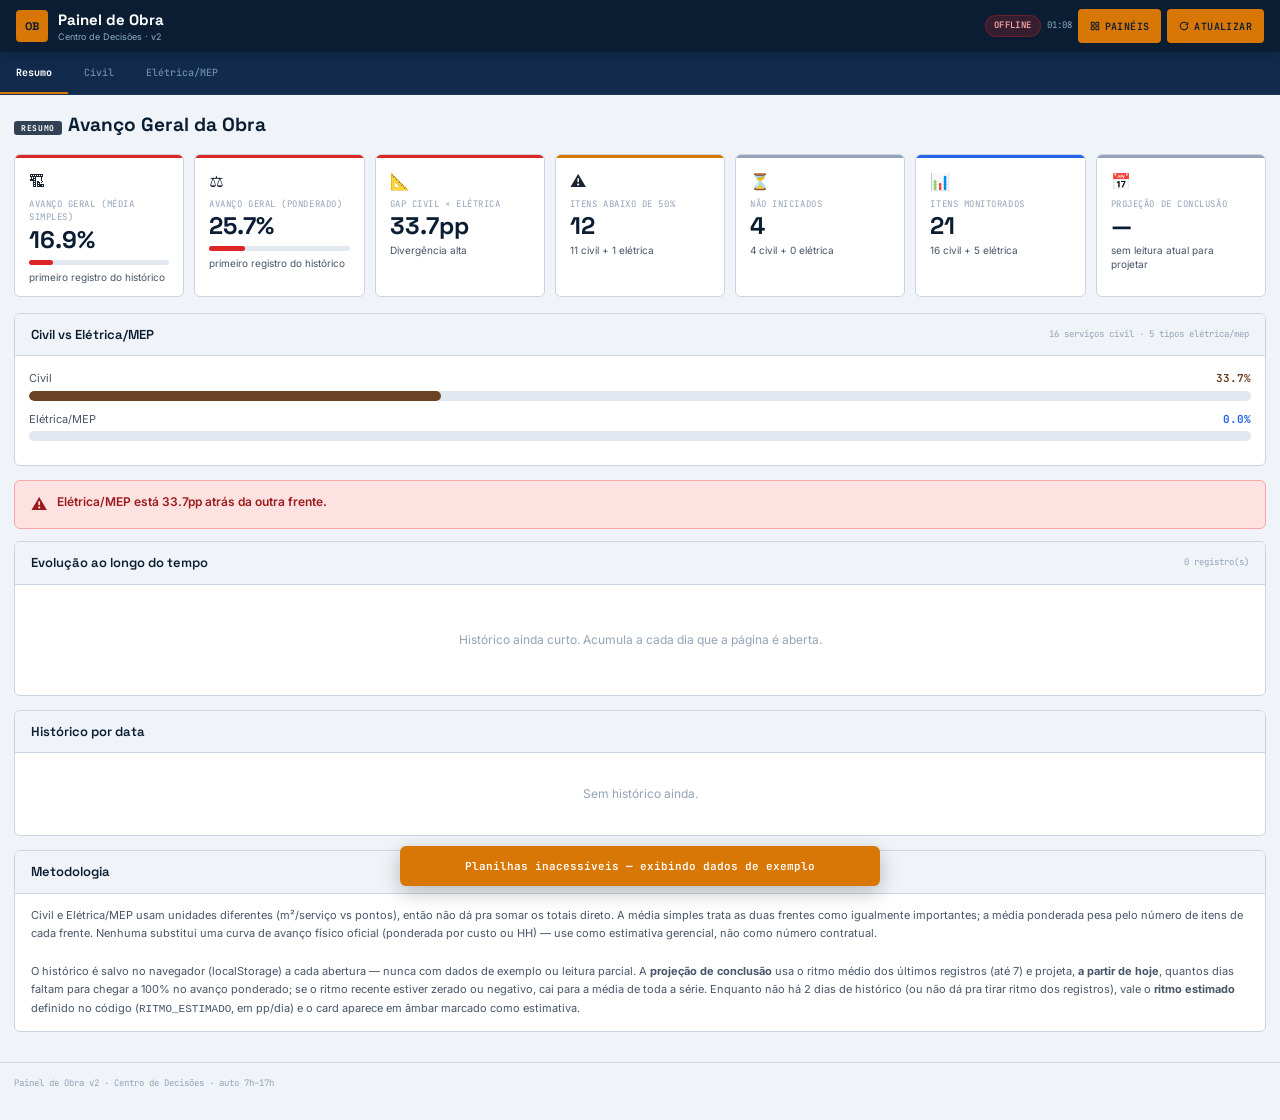
<file: DEC/test.html>
<!DOCTYPE html>
<html lang="pt-BR">
<head>
<meta charset="UTF-8">
<meta http-equiv="Cache-Control" content="no-cache, no-store, must-revalidate">
<meta http-equiv="Pragma" content="no-cache">
<meta http-equiv="Expires" content="0">
<meta name="viewport" content="width=device-width, initial-scale=1.0, maximum-scale=1.0, user-scalable=no">
<title>Painel de Obra — Centro de Decisões</title>
<link href="https://fonts.googleapis.com/css2?family=Space+Grotesk:wght@400;600;700&family=Inter:wght@400;500;600;700&family=JetBrains+Mono:wght@400;500;700&display=swap" rel="stylesheet">
<style>
:root{
  --navy:#0B1D33;--navy2:#122B4D;--navy3:#1E3A5F;
  --paper:#F0F4F8;--w:#fff;--grid:#E2E8F0;--ink:#1A2332;--ink2:#475569;--ink3:#94A3B8;
  --green:#059669;--green2:#D1FAE5;--amber:#D97706;--amber2:#FEF3C7;
  --red:#DC2626;--red2:#FEE2E2;--blue:#2563EB;--blue2:#DBEAFE;
  --cyan:#0891B2;--purple:#7C3AED;--line:#CBD5E1;
  --safe-b:env(safe-area-inset-bottom,0px);
  --topbar-h:52px;
}
*{box-sizing:border-box;margin:0;padding:0;-webkit-tap-highlight-color:transparent}
body{background:var(--paper);color:var(--ink);font-family:'Inter',system-ui,sans-serif;font-size:13px;line-height:1.5;-webkit-font-smoothing:antialiased;overflow-x:hidden;padding-bottom:calc(var(--safe-b) + 16px)}
input,select,button{-webkit-appearance:none;appearance:none}
@keyframes spin{to{transform:rotate(360deg)}}
@keyframes fadeUp{from{opacity:0;transform:translateY(8px)}to{opacity:1;transform:translateY(0)}}
@keyframes pulse{0%,100%{opacity:1}50%{opacity:.4}}

.topbar{background:var(--navy);color:#fff;padding:0 16px;box-shadow:0 2px 16px rgba(0,0,0,.2);position:sticky;top:0;z-index:100}
.topbar-in{max-width:1440px;margin:0 auto;display:flex;align-items:center;justify-content:space-between;height:var(--topbar-h);gap:8px}
.logo{width:32px;height:32px;min-width:32px;background:var(--amber);display:flex;align-items:center;justify-content:center;font-family:'Space Grotesk';font-weight:700;font-size:11px;color:var(--navy);border-radius:4px}
.brand{display:flex;align-items:center;gap:10px;min-width:0}
.brand>div{min-width:0;overflow:hidden}
.brand h1{font-family:'Space Grotesk';font-size:15px;font-weight:700;white-space:nowrap;overflow:hidden;text-overflow:ellipsis}
.brand small{white-space:nowrap;overflow:hidden;text-overflow:ellipsis}
.brand small{font-size:9px;color:#8BADC4;display:block;line-height:1.2}
.actions{display:flex;align-items:center;gap:6px;flex-wrap:wrap;justify-content:flex-end}
.chip{font-family:'JetBrains Mono';font-size:9px;padding:3px 8px;border-radius:20px;font-weight:600;text-transform:uppercase;letter-spacing:.04em;white-space:nowrap;display:inline-flex;align-items:center;gap:4px}
.chip-ok{background:rgba(5,150,105,.2);color:#6EE7B7;border:1px solid rgba(5,150,105,.3)}
.chip-warn{background:rgba(217,119,6,.2);color:#FCD34D;border:1px solid rgba(217,119,6,.3)}
.chip-err{background:rgba(220,38,38,.2);color:#FCA5A5;border:1px solid rgba(220,38,38,.3)}
.livedot{width:7px;height:7px;border-radius:50%;background:#6EE7B7;display:inline-block;animation:pulse 1.6s ease infinite}
.btn{font-family:'JetBrains Mono';font-size:10px;font-weight:600;text-transform:uppercase;letter-spacing:.04em;cursor:pointer;border:none;display:inline-flex;align-items:center;gap:5px;padding:7px 12px;border-radius:4px;transition:all .15s;min-height:34px;touch-action:manipulation;flex-shrink:0}
.btn-a{background:var(--amber);color:var(--navy)}.btn-a:hover{background:#F59E0B}
.btn-bl{background:var(--blue);color:#fff}.btn-bl:hover{background:#1D4ED8}
.btn-gr{background:var(--green);color:#fff}.btn-gr:hover{background:#047857}
.btn-ghost{background:rgba(255,255,255,.1);color:#fff;border:1px solid rgba(255,255,255,.2)}.btn-ghost:hover{background:rgba(255,255,255,.2)}
.btn.spin svg{animation:spin .8s linear infinite}
a.btn{text-decoration:none}

.tabs{background:var(--navy2);overflow-x:auto;-webkit-overflow-scrolling:touch;scrollbar-width:none;position:sticky;top:var(--topbar-h);z-index:90;border-bottom:1px solid rgba(255,255,255,.06)}.tabs::-webkit-scrollbar{display:none}
.tabs-in{max-width:1440px;margin:0 auto;display:flex;min-width:max-content}
.tab{font-family:'JetBrains Mono';font-size:10px;color:#6B8FAD;background:0 0;border:none;padding:12px 16px;cursor:pointer;white-space:nowrap;border-bottom:2px solid transparent;font-weight:500;transition:all .15s;touch-action:manipulation;min-height:42px;display:flex;align-items:center;gap:6px}
.tab:hover{color:#B8D4E8}.tab.on{color:#fff;border-bottom-color:var(--amber);font-weight:700}

.container{max-width:1440px;margin:0 auto;padding:16px 14px}
.sh{display:none}.sh.on{display:block;animation:fadeUp .25s ease}
.sec-h{display:flex;align-items:flex-end;justify-content:space-between;margin-bottom:14px;gap:8px;flex-wrap:wrap}
.sec-h h2{font-family:'Space Grotesk';font-size:19px;font-weight:700;color:var(--navy)}
.sec-h p{color:var(--ink2);font-size:11px;margin-top:2px}
.tag{font-family:'JetBrains Mono';font-size:8px;letter-spacing:.08em;text-transform:uppercase;font-weight:700;padding:2px 7px;border-radius:3px;margin-right:6px;color:#fff}
.tag-res{background:#334155}.tag-civ{background:#6B4226}.tag-ele{background:var(--blue)}

.kr{display:grid;grid-template-columns:repeat(auto-fit,minmax(155px,1fr));gap:10px;margin-bottom:16px}
.kp{background:var(--w);border:1px solid var(--line);padding:14px 14px 12px;position:relative;overflow:hidden;border-radius:6px;transition:box-shadow .2s}
.kp:hover{box-shadow:0 4px 20px rgba(0,0,0,.08)}
.kp::before{content:'';position:absolute;top:0;left:0;width:100%;height:3px;background:var(--kc,var(--navy))}
.kp .ki{font-size:16px;margin-bottom:5px}.kp .kl{font-family:'JetBrains Mono';font-size:9px;letter-spacing:.06em;text-transform:uppercase;color:var(--ink3);margin-bottom:3px}
.kp .kv{font-family:'Space Grotesk';font-size:24px;font-weight:700;color:var(--navy);line-height:1}
.kp .kf{font-size:10px;color:var(--ink2);margin-top:5px;line-height:1.4}

.bar-w{display:flex;align-items:center;gap:8px;margin-top:8px}
.bar-t{flex:1;height:5px;background:var(--grid);position:relative;border-radius:3px}
.bar-f{position:absolute;top:0;left:0;height:100%;border-radius:3px;transition:width .6s}

.cd{background:var(--w);border:1px solid var(--line);border-radius:6px;margin-bottom:14px;overflow:hidden}
.cd-h{padding:11px 16px;border-bottom:1px solid var(--line);background:var(--paper);display:flex;justify-content:space-between;align-items:center;gap:6px;flex-wrap:wrap}
.cd-h h3{font-family:'Space Grotesk';font-size:13px;font-weight:600;color:var(--navy)}.cd-h .mt{font-family:'JetBrains Mono';font-size:9px;color:var(--ink3)}
.cd-b{overflow-x:auto;-webkit-overflow-scrolling:touch}
.cd-t{display:flex;gap:6px;padding:10px 14px;border-bottom:1px solid var(--line);background:var(--w);flex-wrap:wrap;align-items:center}
.cd-t input,.cd-t select{font-family:'Inter';font-size:13px;padding:8px 10px;border:1px solid var(--line);background:var(--paper);color:var(--ink);border-radius:4px;min-height:36px;flex:1;min-width:0}
.cd-t input:focus,.cd-t select:focus{outline:2px solid var(--amber);outline-offset:-1px}
.cd-t .ct{font-family:'JetBrains Mono';font-size:9px;color:var(--ink3);white-space:nowrap;width:100%;text-align:right;margin-top:2px}
table.t{width:100%;border-collapse:collapse;font-size:12px;min-width:500px}
table.t th{position:sticky;top:0;background:var(--navy);color:#fff;font-family:'JetBrains Mono';font-weight:500;font-size:9px;letter-spacing:.03em;text-transform:uppercase;text-align:left;padding:9px 12px;white-space:nowrap;z-index:2;cursor:pointer;user-select:none}
table.t th:hover{background:var(--navy2)}
table.t th.asc::after{content:' ▲'}table.t th.desc::after{content:' ▼'}
table.t td{padding:8px 12px;border-bottom:1px solid #EEF2F6;vertical-align:middle;font-size:12px}
table.t tr:last-child td{border-bottom:none}
table.t tr:hover td{background:#F8FAFC}
table.t tr.sub td{background:#F1F5F9;font-weight:700}
td.nr{text-align:right;font-family:'JetBrains Mono'}td.pc{min-width:150px}
.em{padding:32px 16px;text-align:center;color:var(--ink3);font-size:12px}
.g2{display:grid;grid-template-columns:1fr 1fr;gap:14px}
.g3{display:grid;grid-template-columns:1fr 1fr 1fr;gap:14px}

.badge{font-family:'JetBrains Mono';font-size:9px;font-weight:700;padding:2px 8px;border-radius:20px;text-transform:uppercase;letter-spacing:.04em;white-space:nowrap;display:inline-block}
.badge-critico{background:var(--red2);color:var(--red)}
.badge-alto{background:var(--amber2);color:var(--amber)}
.badge-medio{background:var(--blue2);color:var(--blue)}
.badge-baixo{background:var(--green2);color:var(--green)}
.badge-concluido{background:var(--green2);color:var(--green)}
.badge-ok{background:var(--green2);color:var(--green)}
.badge-gray{background:#F1F5F9;color:var(--ink2);border:1px solid var(--line)}

.alert-box{border-radius:6px;margin-bottom:12px;padding:12px 16px;font-size:12px;font-weight:600;display:flex;align-items:flex-start;gap:10px}
.alert-red{background:var(--red2);border:1px solid #FCA5A5;color:#991B1B}
.alert-amber{background:var(--amber2);border:1px solid #FCD34D;color:#92400E}
.alert-green{background:var(--green2);border:1px solid #6EE7B7;color:#065F46}
.alert-blue{background:var(--blue2);border:1px solid #93C5FD;color:#1E40AF}
.alert-icon{font-size:16px;flex-shrink:0;margin-top:-1px}

.chart-wrap{padding:14px;overflow-x:hidden}
.chart-wrap svg{display:block;width:100%;max-width:100%;height:auto}

tr.pav-group-row{cursor:pointer;background:var(--w)}
tr.pav-group-row:hover td{background:#F8FAFC}
tr.pav-group-row td{padding:0;border-bottom:1px solid var(--grid)}
.pav-row-inner{display:flex;align-items:center;gap:10px;padding:11px 16px;width:100%;box-sizing:border-box}
.pav-caret{display:inline-block;font-size:11px;color:var(--ink3);transition:transform .15s;flex-shrink:0}
tr.pav-group-row.open .pav-caret{transform:rotate(90deg)}
tr.pav-group-row.open td{background:#F8FAFC}
.pav-name-tbl{font-family:'Space Grotesk';font-weight:700;font-size:13px;color:var(--navy)}
.pav-count{font-size:10px;color:var(--ink3)}
.pav-spacer{flex:1}
.pav-group-bar{width:220px;flex-shrink:0}
.pav-group-bar .bar-w{margin-top:0}
tr.pav-detail-row td{background:#FAFBFC}
tr.pav-detail-row td:first-child{padding-left:38px;position:relative}
tr.pav-detail-row td:first-child::before{content:'';position:absolute;left:20px;top:0;bottom:0;width:1px;background:var(--grid)}

/* ===== Gráfico de produtividade por serviço ===== */
.svc-chart{padding:10px 8px 12px}
.svc-row{display:flex;align-items:center;gap:10px;padding:6px 10px;border-radius:8px;transition:background .15s}
.svc-row:nth-child(odd){background:#F8FAFC}
.svc-row:hover{background:#EEF2FF}
.svc-rank{flex:0 0 22px;height:22px;display:flex;align-items:center;justify-content:center;font-family:'JetBrains Mono';font-size:10px;font-weight:700;color:var(--ink3);background:var(--grid);border-radius:6px}
.svc-row:nth-child(-n+3) .svc-rank{background:linear-gradient(135deg,#FDE68A,#F59E0B);color:#78350F}
.svc-name{flex:1 1 auto;min-width:0;font-size:12px;font-weight:600;color:var(--ink);white-space:nowrap;overflow:hidden;text-overflow:ellipsis}
.svc-track{flex:2 1 60px;height:14px;background:var(--grid);border-radius:7px;position:relative;min-width:40px;box-shadow:inset 0 1px 2px rgba(0,0,0,.06)}
.svc-fill{position:absolute;top:0;left:0;height:100%;border-radius:7px;transition:width .8s cubic-bezier(.4,0,.2,1);box-shadow:0 1px 3px rgba(0,0,0,.15)}
.svc-fill::after{content:'';position:absolute;top:0;left:0;right:0;height:50%;background:linear-gradient(180deg,rgba(255,255,255,.35),transparent);border-radius:7px 7px 0 0}
.svc-pct{flex:0 0 auto;min-width:52px;text-align:right;font-family:'JetBrains Mono';font-size:12px;font-weight:700}
.svc-meta{flex:0 0 135px;text-align:right;font-family:'JetBrains Mono';font-size:9.5px;color:var(--ink3);white-space:nowrap;overflow:hidden;text-overflow:ellipsis}
.svc-badge{flex:0 0 auto;font-family:'JetBrains Mono';font-size:8px;font-weight:700;padding:2px 7px;border-radius:10px;text-transform:uppercase;letter-spacing:.03em}
.svc-badge.ok{background:var(--green2);color:var(--green)}
.svc-badge.run{background:var(--blue2);color:var(--blue)}
.svc-badge.wait{background:var(--amber2);color:var(--amber)}
.svc-badge.stop{background:var(--red2);color:var(--red)}
.svc-badge.none{background:var(--grid);color:var(--ink3)}
.svc-empty{padding:24px;text-align:center;color:var(--ink3);font-size:11px}
@media(max-width:640px){.svc-chart{padding:8px 4px}.svc-rank{display:none}.svc-name{font-size:11px}.svc-meta{display:none}.svc-badge{display:none}.svc-row{padding:6px 8px;gap:8px}}

/* ===== Detalhe do serviço / pavimento / atenção / mapa ===== */
.svc-row{cursor:pointer}
.svc-row.on{background:rgba(11,29,51,.07);box-shadow:inset 0 0 0 1.5px var(--navy)}
.kp[data-svc]{cursor:pointer}
.kp[data-svc]:hover{box-shadow:0 4px 14px rgba(11,29,51,.18)}
.dt{border:1px solid var(--line);border-radius:6px;background:var(--w);margin-bottom:12px;box-shadow:0 6px 18px rgba(11,29,51,.12);scroll-margin-top:calc(var(--topbar-h) + 58px)}
.dt-h{display:flex;align-items:center;gap:10px;padding:9px 12px;background:var(--navy);color:#fff}
.dt-h h3{font-family:'Space Grotesk';font-size:13px;font-weight:700;flex:1;min-width:0;overflow:hidden;text-overflow:ellipsis;white-space:nowrap}
.dt-h small{font-family:'JetBrains Mono';font-size:9px;color:#8BADC4;flex:0 1 auto;min-width:0;overflow:hidden;text-overflow:ellipsis;white-space:nowrap;text-align:right}
.dt-x{background:rgba(255,255,255,.14);border:none;color:#fff;width:26px;height:26px;border-radius:4px;cursor:pointer;font-size:14px;line-height:1;flex-shrink:0}
.dt-x:hover{background:rgba(255,255,255,.32)}
.dt-b{padding:12px 14px}
.dt-sum{display:flex;flex-wrap:wrap;gap:6px;margin-bottom:10px}
.dt-chip{font-family:'JetBrains Mono';font-size:10px;background:var(--paper);border:1px solid var(--line);border-radius:12px;padding:4px 9px;color:var(--ink2)}
.dt-chip b{color:var(--navy)}
.dt-tbl-wrap{overflow-x:auto;-webkit-overflow-scrolling:touch}
.dt-note{font-size:10px;color:var(--ink3);margin-top:9px;line-height:1.55}
.dt-note b{color:var(--ink2)}
.pb{display:flex;align-items:center;gap:10px;padding:7px 0;border-bottom:1px dashed var(--grid);cursor:pointer}
.pb:last-child{border-bottom:none}
.pb:hover{background:rgba(11,29,51,.03)}
.pbars.mute .pb,.pbars.mute .pb:hover{cursor:default;background:transparent}
.pb-n{font-family:'JetBrains Mono';font-size:10px;font-weight:700;color:var(--navy);min-width:92px;flex-shrink:0}
.pb-t{flex:1;min-width:0}
.pb-p{font-family:'JetBrains Mono';font-size:11px;font-weight:700;min-width:46px;text-align:right;flex-shrink:0}
.pb-m{font-family:'JetBrains Mono';font-size:9px;color:var(--ink3);min-width:112px;text-align:right;flex-shrink:0}
.risk{display:flex;flex-direction:column;gap:8px}
.risk-i{display:flex;align-items:center;gap:10px;padding:9px 11px;border:1px solid var(--line);border-left:3px solid var(--amber);border-radius:5px;background:#fff;cursor:pointer}
.risk-i.red{border-left-color:var(--red)}
.risk-i:hover{background:#FFFBEB}
.risk-i .ri-n{flex:1;min-width:0;font-size:12px;font-weight:600;color:var(--navy);overflow:hidden;text-overflow:ellipsis;white-space:nowrap}
.risk-i .ri-p{font-family:'JetBrains Mono';font-size:12px;font-weight:700}
.risk-i .ri-s{font-family:'JetBrains Mono';font-size:10px;color:var(--ink2);white-space:nowrap}
.hm-wrap{overflow-x:auto;-webkit-overflow-scrolling:touch;padding:12px 14px}
table.hm{border-collapse:separate;border-spacing:3px;font-family:'JetBrains Mono';font-size:9px}
table.hm th{font-size:9px;color:var(--ink3);font-weight:600;text-align:left;padding:4px 6px;white-space:normal;max-width:66px;vertical-align:bottom;line-height:1.25}
table.hm td.pavn{font-size:10px;font-weight:700;color:var(--navy);white-space:nowrap;padding-right:6px;position:sticky;left:0;background:var(--w);z-index:1}
.hm-c{min-width:54px;height:32px;text-align:center;border-radius:4px;cursor:pointer;font-weight:700;border:1px solid rgba(11,29,51,.06)}
.hm-c:hover{outline:2px solid var(--navy)}
.hm-c.sel{outline:2px solid var(--navy);outline-offset:-2px}
.sk{background:linear-gradient(90deg,#E8EEF5 25%,#F6F9FC 50%,#E8EEF5 75%);background-size:200% 100%;animation:skm 1.2s linear infinite;border-radius:5px;height:15px;margin:9px 0}
@keyframes skm{0%{background-position:200% 0}100%{background-position:-200% 0}}
@media(max-width:640px){.pb-m{display:none}.pb-n{min-width:74px}.hm-wrap{padding:8px}.dt-b{padding:10px}.risk-i .ri-s{display:none}}

#av-detail,#me-detail,#av-err,#me-err{display:none}
#toast{position:fixed;bottom:calc(var(--safe-b) + 14px);left:14px;right:14px;z-index:200;display:none;padding:12px 18px;border-radius:6px;font-family:'JetBrains Mono';font-size:11px;font-weight:600;color:#fff;text-align:center;box-shadow:0 6px 20px rgba(0,0,0,.25);max-width:480px;margin:0 auto}

.print-header{display:none}
@media print{
  *{-webkit-print-color-adjust:exact!important;print-color-adjust:exact!important}
  body{background:#fff!important;font-size:11px!important;padding:0!important}
  .topbar,.tabs,.cd-t,footer,#av-detail,#me-detail,#av-err,#me-err{display:none}
#toast{display:none!important}
  .print-header{display:block!important;padding:10px 0 8px;border-bottom:3px solid var(--navy);margin-bottom:12px}
  .print-header h1{font-family:'Space Grotesk';font-size:18px;font-weight:700;color:var(--navy)}
  .sh{display:none!important}.sh.on{display:block!important;animation:none!important}
  .container{max-width:100%!important;padding:4px 0!important}
  .kr{gap:6px!important;grid-template-columns:repeat(auto-fit,minmax(130px,1fr))!important}
  .kp{padding:10px!important;border:1px solid #ccc!important}
  .cd{page-break-inside:avoid;border:1px solid #ccc!important}
  table.t th{background:#2a3f5f!important;color:#fff!important;position:static!important;font-size:8px!important}
  table.t td{font-size:10px!important}
  .g2,.g3{grid-template-columns:1fr 1fr!important}
  @page{size:A4 portrait;margin:10mm 8mm 12mm 8mm}
}

@media(max-width:900px){.g2{grid-template-columns:1fr}.g3{grid-template-columns:1fr 1fr}.kr{grid-template-columns:repeat(auto-fit,minmax(140px,1fr))}}
@media(max-width:640px){
  .container{padding:10px 8px}
  .g2,.g3{grid-template-columns:1fr}
  .kr{grid-template-columns:1fr 1fr;gap:6px}
  .kp{padding:11px 10px}
  .kp .kv{font-size:20px}
  .sec-h h2{font-size:16px}
  #bref{display:none}
}
@media(max-width:480px){
  .topbar{padding:0 10px}
  .topbar-in{height:auto;min-height:46px;flex-wrap:wrap;padding:5px 0;gap:4px}
  .brand h1{font-size:13px}
  .actions{width:100%;overflow-x:auto;flex-wrap:nowrap}
  .btn-label{display:none}
  .btn-pain .btn-label{display:inline}
  .tab{padding:10px 10px;font-size:9px}
}
</style>
</head>
<body>
<div class="topbar"><div class="topbar-in">
  <div class="brand">
    <div class="logo">OB</div>
    <div><h1>Painel de Obra</h1><small>Centro de Decisões · v2</small></div>
  </div>
  <div class="actions">
    <span class="chip chip-warn" id="chip"><span class="livedot" style="display:none" id="livedot"></span><span id="chip-txt">carregando</span></span>
    <span style="font-family:'JetBrains Mono';font-size:9px;color:#8BADC4" id="clk">--:--</span>
    <a class="btn btn-a btn-pain" id="bpain" href="index.html" target="_blank" rel="noopener" title="Abrir painéis" aria-label="Painéis"><svg width="10" height="10" viewBox="0 0 24 24" fill="none" stroke="currentColor" stroke-width="2.5"><rect x="3" y="3" width="7" height="7" rx="1"/><rect x="14" y="3" width="7" height="7" rx="1"/><rect x="14" y="14" width="7" height="7" rx="1"/><rect x="3" y="14" width="7" height="7" rx="1"/></svg><span class="btn-label">Painéis</span></a>
    <button class="btn btn-a" id="bref" onclick="doReload()"><svg width="10" height="10" viewBox="0 0 24 24" fill="none" stroke="currentColor" stroke-width="2.5"><path d="M21 12a9 9 0 11-2.6-6.4M21 3v6h-6"/></svg><span class="btn-label">Atualizar</span></button>
  </div>
</div></div>

<div class="tabs"><div class="tabs-in" id="tabs">
  <button class="tab on" data-s="resumo">Resumo</button>
  <button class="tab" data-s="civil">Civil</button>
  <button class="tab" data-s="eletrica">Elétrica/MEP</button>
</div></div>

<!-- ===== ABA RESUMO ===== -->
<section class="sh on" id="s-resumo"><div class="container">
  <div class="sec-h"><div><h2><span class="tag tag-res">resumo</span>Avanço Geral da Obra</h2></div></div>
  <div class="kr" id="res-kpi"></div>
  <div class="cd">
    <div class="cd-h"><h3>Civil vs Elétrica/MEP</h3><span class="mt" id="res-cmp-m"></span></div>
    <div style="padding:14px" id="res-cmp"></div>
  </div>
  <div id="res-alert"></div>
  <div class="cd">
    <div class="cd-h"><h3>Evolução ao longo do tempo</h3><span class="mt" id="res-hist-m"></span></div>
    <div class="chart-wrap" id="res-hist-chart"></div>
  </div>
  <div class="cd">
    <div class="cd-h"><h3>Histórico por data</h3><span class="mt" id="res-hist-tm"></span></div>
    <div class="cd-b" id="res-hist-tbl"></div>
  </div>
  <div class="cd">
    <div class="cd-h"><h3>Metodologia</h3></div>
    <div style="padding:12px 16px;font-size:11px;color:var(--ink2);line-height:1.7">
      Civil e Elétrica/MEP usam unidades diferentes (m²/serviço vs pontos), então não dá pra somar os totais direto. A média simples trata as duas frentes como igualmente importantes; a média ponderada pesa pelo número de itens de cada frente. Nenhuma substitui uma curva de avanço físico oficial (ponderada por custo ou HH) — use como estimativa gerencial, não como número contratual.<br><br>
      O histórico é salvo no navegador (localStorage) a cada abertura — nunca com dados de exemplo ou leitura parcial. A <strong>projeção de conclusão</strong> usa o ritmo médio dos últimos registros (até 7) e projeta, <strong>a partir de hoje</strong>, quantos dias faltam para chegar a 100% no avanço ponderado; se o ritmo recente estiver zerado ou negativo, cai para a média de toda a série. Enquanto não há 2 dias de histórico (ou não dá pra tirar ritmo dos registros), vale o <strong>ritmo estimado</strong> definido no código (<code>RITMO_ESTIMADO</code>, em pp/dia) e o card aparece em âmbar marcado como estimativa.
    </div>
  </div>
</div></section>

<!-- ===== ABA CIVIL ===== -->
<section class="sh" id="s-civil"><div class="container">
  <div class="sec-h"><div><h2><span class="tag tag-civ">civil</span>Avanço Físico</h2></div></div>
  <div id="av-detail"></div>
  <div id="av-err"></div>
  <div class="kr" id="av-kpi"></div>
  <div class="cd">
    <div class="cd-h"><h3>Avanço por pavimento</h3><span class="mt" id="av-pav-m"></span></div>
    <div class="cd-b pbars" id="av-pav" style="padding:8px 14px"></div>
  </div>
  <div class="cd">
    <div class="cd-h"><h3>Produtividade geral por serviço</h3><span class="mt" id="av-svc-m"></span></div>
    <div class="svc-chart" id="av-svc-chart"></div>
  </div>
  <div class="cd">
    <div class="cd-h"><h3>Serviços em atenção</h3><span class="mt" id="av-risk-m"></span></div>
    <div class="cd-b risk" id="av-risk" style="padding:12px 14px"></div>
  </div>
  <div class="cd">
    <div class="cd-h"><h3>KPIs por serviço</h3><span class="mt" id="av-svc-kpi-m"></span></div>
    <div style="padding:12px 14px"><div class="kr" id="av-svc-kpi" style="margin-bottom:0"></div></div>
  </div>
  <div class="cd">
    <div class="cd-h"><h3>Mapa de avanço — pavimento × serviço</h3><span class="mt" id="av-hm-m"></span></div>
    <div class="hm-wrap" id="av-hm"></div>
  </div>
  <div class="cd">
    <div class="cd-t">
      <input type="text" id="favq" placeholder="Buscar serviço..." oninput="rAv()">
      <select id="favp" onchange="rAv()"><option value="">Todos os pavimentos</option></select>
      <span class="ct" id="cav"></span>
    </div>
    <div class="cd-b" id="av-tbl"></div>
  </div>
</div></section>

<!-- ===== ABA ELÉTRICA ===== -->
<section class="sh" id="s-eletrica"><div class="container">
  <div class="sec-h"><div><h2><span class="tag tag-ele">mep</span>Elétrica / MEP</h2></div></div>
  <div id="me-detail"></div>
  <div id="me-err"></div>
  <div class="kr" id="mep-kpi"></div>
  <div class="cd">
    <div class="cd-h"><h3>Avanço por pavimento</h3><span class="mt" id="me-pav-m"></span></div>
    <div class="cd-b pbars" id="me-pav" style="padding:8px 14px"></div>
  </div>
  <div class="cd">
    <div class="cd-h"><h3>Produtividade por tipo de serviço</h3><span class="mt" id="me-svc-m"></span></div>
    <div class="svc-chart" id="me-svc-chart"></div>
  </div>
  <div class="cd">
    <div class="cd-h"><h3>Tipos em atenção</h3><span class="mt" id="me-risk-m"></span></div>
    <div class="cd-b risk" id="me-risk" style="padding:12px 14px"></div>
  </div>
  <div class="cd">
    <div class="cd-h"><h3>KPIs por tipo de serviço</h3><span class="mt" id="me-svc-kpi-m"></span></div>
    <div style="padding:12px 14px"><div class="kr" id="me-svc-kpi" style="margin-bottom:0"></div></div>
  </div>
  <div class="g2">
    <div class="cd"><div class="cd-h"><h3>Por tipo</h3><span class="mt" id="mdm"></span></div><div class="cd-b" id="mdt"></div></div>
    <div class="cd"><div class="cd-h"><h3>Por pavimento</h3><span class="mt" id="mfm"></span></div><div class="cd-b" id="mft"></div></div>
  </div>
  <div class="cd" id="lev-card">
    <div class="cd-h"><h3>Levantamento EANC — dispositivos separados</h3><span class="mt">modelos IFC G06/G08 · un</span></div>
    <div class="cd-b">
      <table class="t">
        <thead>
          <tr>
            <th>Item</th>
            <th>Inferior</th>
            <th>Térreo</th>
            <th>1º Pav.</th>
            <th>2º Pav.</th>
            <th>3º Pav.</th>
            <th>Total</th>
          </tr>
        </thead>
        <tbody>
          <tr><td><b>Tomada 2P+T</b></td><td style="text-align:right">109</td><td style="text-align:right">648</td><td style="text-align:right">652</td><td style="text-align:right">284</td><td style="text-align:right">45</td><td style="text-align:right"><b>1738</b></td></tr>
          <tr><td><b>Interruptor</b></td><td style="text-align:right">48</td><td style="text-align:right">231</td><td style="text-align:right">232</td><td style="text-align:right">74</td><td style="text-align:right">12</td><td style="text-align:right"><b>597</b></td></tr>
          <tr><td><b>Luminária</b></td><td style="text-align:right">150</td><td style="text-align:right">354</td><td style="text-align:right">392</td><td style="text-align:right">233</td><td style="text-align:right">23</td><td style="text-align:right"><b>1152</b></td></tr>
          <tr><td><b>Spot</b></td><td style="text-align:right">9</td><td style="text-align:right">14</td><td style="text-align:right">35</td><td style="text-align:right">18</td><td style="text-align:right">0</td><td style="text-align:right"><b>76</b></td></tr>
          <tr><td><b>Balizador</b></td><td style="text-align:right">13</td><td style="text-align:right">46</td><td style="text-align:right">51</td><td style="text-align:right">42</td><td style="text-align:right">6</td><td style="text-align:right"><b>158</b></td></tr>
          <tr><td>Rede (RJ45 + TV)</td><td style="text-align:right">32</td><td style="text-align:right">83</td><td style="text-align:right">98</td><td style="text-align:right">21</td><td style="text-align:right">0</td><td style="text-align:right"><b>234</b></td></tr>
          <tr><td>Incêndio (acionadores)</td><td style="text-align:right">4</td><td style="text-align:right">6</td><td style="text-align:right">7</td><td style="text-align:right">4</td><td style="text-align:right">0</td><td style="text-align:right"><b>21</b></td></tr>
          <tr><td>SNE (chamada/sinaleiro)</td><td style="text-align:right">0</td><td style="text-align:right">0</td><td style="text-align:right">24</td><td style="text-align:right">0</td><td style="text-align:right">0</td><td style="text-align:right"><b>24</b></td></tr>
          <tr><td>SON (som/microfone)</td><td style="text-align:right">7</td><td style="text-align:right">54</td><td style="text-align:right">43</td><td style="text-align:right">17</td><td style="text-align:right">0</td><td style="text-align:right"><b>121</b></td></tr>
          <tr class="sub"><td>TOTAL</td><td style="text-align:right">372</td><td style="text-align:right">1436</td><td style="text-align:right">1534</td><td style="text-align:right">693</td><td style="text-align:right">86</td><td style="text-align:right">4121</td></tr>
        </tbody>
      </table>
    </div>
  </div>
</div></section>

<footer style="max-width:1440px;margin:0 auto;padding:14px;font-size:9px;color:var(--ink3);font-family:'JetBrains Mono';border-top:1px solid var(--line)">
  Painel de Obra v2 · Centro de Decisões · auto 7h–17h
</footer>
<div id="toast"></div>

<script>
/* ============================================================
   CONFIGURAÇÃO DAS FONTES DE DADOS
   ============================================================ */
var SRC={
  avanco:{id:'1MOQX9T_RyOg1CkOUTuSQK0tIZPs6QW3RLHRzUH2yxIk',gid:'203450709',n:'Avanco Fisico',disc:'Civil',tag:'civil'},
  resumo:{id:'1lG1fYSpUsFxlCLTdMH_ddGcLudrL9BxGqo3R8WFN5Lo',gid:'0',n:'Acompanhamento',disc:'Eletrica/MEP',tag:'eletrica'}
};
var KEYS=['avanco','resumo'];
var G={data:{},diag:[],kpis:{},mepAgg:{},lastReloadAt:0};
/* Ritmo estimado em pontos percentuais por dia — usado enquanto o histórico não tem
   2 dias (ou quando não dá pra tirar ritmo dos registros). Troque o número aqui. */
var RITMO_ESTIMADO=0.5;
/* Atraso somado à data final da projeção, em meses (folga real da obra). 0 = sem ajuste. */
var PROJECAO_ATRASO_MESES=7;

/* ============================================================ HELPERS */
function norm(s){return(s||'').toString().normalize('NFD').replace(/[\u0300-\u036f]/g,'').toLowerCase().trim()}
function isB(r){for(var i=0;i<r.length;i++){if((r[i]||'').trim()!=='')return false}return true}
function tR(rows){var o=[];for(var i=0;i<rows.length;i++){if(!isB(rows[i]))o.push(rows[i])}return o}
function tC(rows){if(!rows.length)return rows;var w=0;for(var i=0;i<rows.length;i++){if(rows[i].length>w)w=rows[i].length}var k=[];for(var c=0;c<w;c++){var h=false;for(var r=0;r<rows.length;r++){if((rows[r][c]||'').trim()!==''){h=true;break}}if(h)k.push(c)}var o=[];for(var r2=0;r2<rows.length;r2++){var nr=[];for(var ki=0;ki<k.length;ki++){nr.push(rows[r2][k[ki]]||'')}o.push(nr)}return o}
function num(s){if(s==null)return NaN;var t=s.toString().trim();if(!t||t==='-')return NaN;t=t.replace(/%/gi,'').replace(/R\$/gi,'').replace(/m2/gi,'').trim();var hc=t.indexOf(',')>-1,hd=t.indexOf('.')>-1;if(hc&&hd)t=t.replace(/\./g,'').replace(',','.');else if(hc)t=t.replace(',','.');return parseFloat(t)}
function isPct(h){var n=norm(h);return n.indexOf('%')>-1||n.indexOf('progresso')>-1||n.indexOf('avanco')>-1||n.indexOf('concluido')>-1||n.indexOf('conclusao')>-1||n.indexOf('realizado')>-1||n.indexOf('percentual')>-1}
function esc(s){return(s||'').toString().replace(/&/g,'&amp;').replace(/</g,'&lt;').replace(/>/g,'&gt;').replace(/"/g,'&quot;')}
function fmtT(){return new Date().toLocaleString('pt-BR',{hour:'2-digit',minute:'2-digit',second:'2-digit',day:'2-digit',month:'2-digit'})}
function fmtDate(){return new Date().toLocaleDateString('pt-BR')}
function findRow(rows,txt){if(!rows)return null;for(var i=0;i<rows.length;i++){for(var j=0;j<rows[i].length;j++){if(norm(rows[i][j]).indexOf(txt)>-1)return rows[i]}}return null}
function secSlice(rows,start,stop){if(!rows)return null;var si=-1;for(var i=0;i<rows.length;i++){if(norm(rows[i].join(' ')).indexOf(start)>-1){si=i;break}}if(si===-1||si+1>=rows.length)return null;var hd=rows[si+1],rest=rows.slice(si+2);var ei=-1;for(var j=0;j<rest.length;j++){if(isB(rest[j])){ei=j;break}var n=norm(rest[j].join(' '));for(var s=0;s<stop.length;s++){if(n.indexOf(stop[s])>-1){ei=j;break}}if(ei>-1)break}return[hd].concat(ei>-1?rest.slice(0,ei):rest)}
function fixHdr(sec,label){if(!sec||!sec.length)return sec;var hd=sec[0].slice();var defaults=[label,'Total Previsto','Total Executado','Total Pendente','% Concluido (Total)'];if(hd.length>=3&&!isNaN(num(hd[1]))&&!isNaN(num(hd[2]))){var proper=defaults.slice(0,hd.length);while(proper.length<hd.length)proper.push('');return[proper].concat(sec)}var changed=false;for(var i=0;i<hd.length;i++){if(!hd[i]||!hd[i].toString().trim()){if(defaults[i]!==undefined){hd[i]=defaults[i];changed=true}}}if(changed){var ns=sec.slice();ns[0]=hd;return ns}return sec}

/* toast */
var _ttmr=null;
function toast(msg,type){var el=document.getElementById('toast');el.style.display='block';el.style.background=type==='ok'?'#059669':type==='warn'?'#D97706':'#DC2626';el.textContent=msg;clearTimeout(_ttmr);_ttmr=setTimeout(function(){el.style.display='none'},4000)}
function setChip(t,ty){var c=document.getElementById('chip-txt'),dot=document.getElementById('livedot');c.textContent=t;document.getElementById('chip').className='chip chip-'+ty;dot.style.display=ty==='ok'?'inline-block':'none'}

function mkBar(p,clr,noLabel){var pp=isNaN(p)?0:Math.max(0,Math.min(100,p));var c=clr||(pp>=85?'var(--green)':pp>=50?'var(--amber)':'var(--red)');return '<div style="display:flex;align-items:center;gap:8px"><div style="flex:1;height:5px;background:var(--grid);position:relative;border-radius:3px"><div style="position:absolute;top:0;left:0;height:100%;width:'+pp+'%;background:'+c+';border-radius:3px;transition:width .6s"></div></div>'+(noLabel?'':'<span style="font-family:JetBrains Mono;font-size:10.5px;font-weight:700;color:'+c+';min-width:42px;text-align:right">'+(isNaN(p)?'—':pp.toFixed(1)+'%')+'</span>')+'</div>'}
function mkBarThick(p,clr,label){var pp=isNaN(p)?0:Math.max(0,Math.min(100,p));var c=clr||(pp>=85?'var(--green)':pp>=50?'var(--amber)':'var(--red)');return '<div style="margin-bottom:10px"><div style="display:flex;justify-content:space-between;margin-bottom:4px"><span style="font-size:11px;color:var(--ink2)">'+esc(label||'')+'</span><span style="font-family:JetBrains Mono;font-size:11px;font-weight:700;color:'+c+'">'+pp.toFixed(1)+'%</span></div><div style="height:10px;background:var(--grid);border-radius:5px;overflow:hidden"><div style="height:100%;width:'+pp+'%;background:'+c+';border-radius:5px;transition:width .8s"></div></div></div>'}
function kpiCard(ic,lbl,val,foot,color){return '<div class="kp" style="--kc:'+color+'"><div class="ki">'+ic+'</div><div class="kl">'+lbl+'</div><div class="kv">'+val+'</div>'+(foot?'<div class="kf">'+foot+'</div>':'')+'</div>'}
function mkTbl(el,rows,opts){opts=opts||{};if(!rows||rows.length<2){el.innerHTML='<div class="em">Sem dados.</div>';return}var hd=rows[0],body=rows.slice(1);if(opts.filter)body=body.filter(opts.filter);var pc=[];for(var p=0;p<hd.length;p++)pc.push(isPct(hd[p]));var h='<table class="t"><thead><tr>';for(var i=0;i<hd.length;i++)h+='<th>'+esc(hd[i])+'</th>';h+='</tr></thead><tbody>';if(!body.length)h+='<tr><td colspan="'+hd.length+'" style="text-align:center;padding:24px;color:var(--ink3)">Nenhum resultado.</td></tr>';for(var b=0;b<body.length;b++){var r=body[b],txt=norm(r.join(' ')),sub=txt.indexOf('total')>-1;h+='<tr class="'+(sub?'sub':'')+'">';for(var c=0;c<hd.length;c++){var raw=r[c]!==undefined?r[c]:'';var n=num(raw);if(pc[c]&&raw.toString().trim())h+='<td class="pc">'+mkBar(n)+'</td>';else if(!isNaN(n)&&raw.toString().trim()&&/[0-9]/.test(raw.toString()))h+='<td class="nr">'+esc(raw)+'</td>';else h+='<td>'+esc(raw)+'</td>'}h+='</tr>'}h+='</tbody></table>';el.innerHTML=h}

/* ============================================================ TABS */
document.getElementById('tabs').addEventListener('click',function(e){
  var btn=e.target.closest('.tab');if(!btn)return;
  var s=btn.dataset.s;
  document.querySelectorAll('.tab').forEach(function(t){t.classList.remove('on')});
  btn.classList.add('on');
  document.querySelectorAll('.sh').forEach(function(el){el.classList.remove('on')});
  var sec=document.getElementById('s-'+s);if(sec)sec.classList.add('on');
});

/* ============================================================ HISTÓRICO */
function localDateKey(){var d=new Date();return d.getFullYear()+'-'+String(d.getMonth()+1).padStart(2,'0')+'-'+String(d.getDate()).padStart(2,'0')}
function loadHistory(){
  try{
    var a=JSON.parse(localStorage.getItem('painel_hist')||'[]');
    if(!Array.isArray(a))return[];
    var byDate={};
    for(var i=0;i<a.length;i++){
      var e=a[i];
      if(!e||typeof e.date!=='string'||!/^\d{4}-\d{2}-\d{2}$/.test(e.date))continue; /* data inválida quebrava gráfico e tabela */
      var civ=(typeof e.civ==='number'&&isFinite(e.civ))?e.civ:null;
      var mep=(typeof e.mep==='number'&&isFinite(e.mep))?e.mep:null;
      var pond=(typeof e.pond==='number'&&isFinite(e.pond))?e.pond:((civ!=null&&mep!=null)?(civ+mep)/2:NaN);
      if(!isFinite(pond))continue;
      byDate[e.date]={date:e.date,civ:civ!=null?civ:pond,mep:mep!=null?mep:pond,pond:Math.max(0,Math.min(100,pond))};
    }
    return Object.keys(byDate).sort().map(function(k){return byDate[k]}); /* um registro por data, em ordem */
  }catch(e){return[]}
}
function saveHistory(arr){try{localStorage.setItem('painel_hist',JSON.stringify(arr))}catch(e){}}
function daysBetweenKeys(d1,d2){var a=new Date(d1+'T00:00:00'),b=new Date(d2+'T00:00:00');return Math.round((b-a)/86400000)}

/* ============================================================ CALC KPIs */
function calcKPIs(){
  var k={};
  var resumo=G.data.resumo;
  if(resumo){
    var tr=findRow(resumo,'total geral combinado');
    if(tr){var nums=[];for(var i=0;i<tr.length;i++){var n=num(tr[i]);if(!isNaN(n))nums.push(n)}if(nums.length>=4){k.mep_plan=nums[nums.length-4];k.mep_exec=nums[nums.length-3];k.mep_pct=nums[nums.length-1]}}
  }
  var av=G.data.avanco;
  if(av&&av.length>1){
    var hd=av[0],qi=-1,ei=-1,pi=-1,li=-1;
    for(var j=0;j<hd.length;j++){var hn=norm(hd[j]);if(hn.indexOf('prevista')>-1)qi=j;if(hn.indexOf('executada')>-1)ei=j;if(isPct(hd[j]))pi=j;if(li===-1&&(hn.indexOf('local')>-1||hn.indexOf('pavimento')>-1))li=j}
    var tp=0,te=0,cnt=0,bh=0,at100=0,notstarted=0;
    var byPav={};
    for(var r=1;r<av.length;r++){
      if(norm(av[r].join(' ')).indexOf('total')>-1)continue;
      var pv=num(av[r][qi]),ev=num(av[r][ei]),pp=num(av[r][pi]);
      var pavLabel=li>-1?(av[r][li]||'').trim():'';
      if(!isNaN(pv)){tp+=pv;if(pv>0)cnt++}
      if(!isNaN(ev))te+=ev;
      if(!isNaN(pp)){if(pp<50)bh++;if(pp>=99.95)at100++;if(pp<=0.05)notstarted++}
      if(pavLabel){
        if(!byPav[pavLabel])byPav[pavLabel]={prev:0,exec:0,cnt:0};
        if(!isNaN(pv))byPav[pavLabel].prev+=pv;
        if(!isNaN(ev))byPav[pavLabel].exec+=ev;
        byPav[pavLabel].cnt++;
      }
    }
    k.av_pct=tp>0?te/tp*100:0;k.av_plan=tp;k.av_exec=te;k.av_cnt=cnt;k.av_bh=bh;k.av_at100=at100;k.av_notstarted=notstarted;k.av_byPav=byPav;
  }
  G.kpis=k;
}

/* ============================================================ ANALISA SEÇÃO MEP */
function analyzeSec(sec){
  if(!sec||sec.length<2)return null;
  var hd=sec[0],pI=-1,qI=-1,eI=-1,ndI=-1;
  for(var i=0;i<hd.length;i++){var n=norm(hd[i]);if(isPct(hd[i]))pI=i;else if(n.indexOf('previsto')>-1||n.indexOf('prevista')>-1)qI=i;else if(n.indexOf('executado')>-1||n.indexOf('executada')>-1)eI=i;else if(n.indexOf('pendente')>-1)ndI=i}
  if(pI===-1&&sec.length>1){for(var ci=hd.length-1;ci>=1;ci--){var hits=0,total=0;for(var ri=1;ri<Math.min(sec.length,6);ri++){var v=num(sec[ri][ci]);if(!isNaN(v)){total++;if(v>=0&&v<=100)hits++;}}if(total>0&&hits===total){pI=ci;break}}}
  var below50=0,at100=0,notStarted=0,totalPend=0,totalPrev=0,totalExec=0,worst=null,best=null,cnt=0;
  var byPav={};
  for(var r=1;r<sec.length;r++){
    var row=sec[r];if(norm(row.join(' ')).indexOf('total')>-1)continue;
    if(!row[0]||!row[0].toString().trim())continue;
    cnt++;
    var prev=qI>-1?num(row[qI]):NaN,pct=pI>-1?num(row[pI]):NaN,ex0=eI>-1?num(row[eI]):NaN;
    var effNS=(isNaN(pct)||(pct<=0.05))&&(isNaN(ex0)||ex0<=0);
    if(effNS){notStarted++;}
    var pctR=!isNaN(pct)?pct:(effNS?0:NaN);
    if(!isNaN(pctR)){if(pctR<50)below50++;if(pctR>=99.95)at100++;if(!worst||pctR<worst.pct)worst={name:row[0],pct:pctR};if(!best||pctR>best.pct)best={name:row[0],pct:pctR}}
    var pd=ndI>-1?num(row[ndI]):((!isNaN(prev)&&!isNaN(ex0))?prev-ex0:NaN);
    if(!isNaN(prev)&&prev>0)totalPrev+=prev;
    if(!isNaN(ex0)&&ex0>0)totalExec+=ex0;
    if(!isNaN(pd)&&pd>0)totalPend+=pd;
    var nm=norm(row[0]);
    var pl='';
    if(nm.indexOf('terreo')>-1||nm.indexOf('terrco')>-1)pl='TÉRREO';
    else if(/\b1[oa]?\b/.test(nm)&&nm.indexOf('pav')>-1)pl='1º';
    else if(/\b2[oa]?\b/.test(nm)&&nm.indexOf('pav')>-1)pl='2º';
    else if(/\b3[oa]?\b/.test(nm)&&nm.indexOf('pav')>-1)pl='3º';
    else if(nm.indexOf('enae')>-1)pl='ENAE';
    else if(nm.indexOf('inf')>-1&&nm.indexOf('infra')>-1)pl='INF';
    if(pl){if(!byPav[pl])byPav[pl]={prev:0,exec:0,cnt:0};if(!isNaN(prev)&&prev>0)byPav[pl].prev+=prev;if(!isNaN(ex0)&&ex0>0)byPav[pl].exec+=ex0;byPav[pl].cnt++}
  }
  return{below50:below50,at100:at100,notStarted:notStarted,worst:worst,best:best,totalPend:totalPend,totalPrev:totalPrev,totalExec:totalExec,count:cnt,byPav:byPav};
}

/* ============================================================ RESUMO */
function fmtDeltaBadge(delta){if(delta==null)return'';var arrow=delta>0.05?'▲':delta<-0.05?'▼':'▬';var color=delta>0.05?'var(--green)':delta<-0.05?'var(--red)':'var(--ink3)';return'<span style="font-family:\'JetBrains Mono\';font-size:11px;font-weight:700;color:'+color+';margin-left:8px;white-space:nowrap;display:inline-block;margin-top:3px">'+arrow+' '+(delta>=0?'+':'')+delta.toFixed(1)+'pp</span>'}
function fmtDeltaFoot(delta,prevDate){if(delta==null)return'<div class="kf">primeiro registro do histórico</div>';var nd=daysBetweenKeys(prevDate,localDateKey());var per=(nd>0&&Math.abs(delta)>0.001)?' ('+(delta/nd>=0?'+':'')+(delta/nd).toFixed(2)+'pp/dia)':'';return'<div class="kf">'+(nd<=0?'desde o último registro':nd===1?'há 1 dia':'há '+nd+' dias')+per+'</div>'}

function rResumo(){try{
  var k=G.kpis,mep=G.mepAgg||{},aT=mep.aT;
  var civPct=k.av_pct||0,mepPct=k.mep_pct||0;
  var civCnt=k.av_cnt||0,mepCnt=aT?aT.count:0;
  var simples=(civPct+mepPct)/2;
  var pond=(civCnt+mepCnt)>0?((civPct*civCnt+mepPct*mepCnt)/(civCnt+mepCnt)):simples;
  var gap=Math.abs(civPct-mepPct);
  var cor=pond>=85?'var(--green)':pond>=50?'var(--amber)':'var(--red)';
  var hist=loadHistory(),todayKey=localDateKey(),prevEntry=null;
  if(hist.length){var lh=hist[hist.length-1];prevEntry=(lh.date===todayKey)?(hist.length>1?hist[hist.length-2]:null):lh}
  var dSimples=prevEntry?(simples-(prevEntry.civ+prevEntry.mep)/2):null;
  var dPond=prevEntry?(pond-prevEntry.pond):null;
  var dCiv=prevEntry?(civPct-prevEntry.civ):null;
  var dMep=prevEntry?(mepPct-prevEntry.mep):null;
  /* Grava HOJE antes de projetar e desenhar — senão projeção e gráfico ficam 1 dia atrasados */
  if((civCnt>0||mepCnt>0)&&G.online===true){
    var today0=localDateKey();
    if(hist.length&&hist[hist.length-1].date===today0){hist[hist.length-1]={date:today0,civ:civPct,mep:mepPct,pond:pond}}
    else hist.push({date:today0,civ:civPct,mep:mepPct,pond:pond});
    saveHistory(hist);
  }
  var cards='';
  cards+='<div class="kp" style="--kc:'+cor+'"><div class="ki">🏗</div><div class="kl">Avanço geral (média simples)</div><div class="kv">'+simples.toFixed(1)+'%'+fmtDeltaBadge(dSimples)+'</div><div class="bar-w"><div class="bar-t"><div class="bar-f" style="width:'+Math.min(100,simples)+'%;background:'+cor+'"></div></div></div>'+fmtDeltaFoot(dSimples,prevEntry?prevEntry.date:null)+'</div>';
  cards+='<div class="kp" style="--kc:'+cor+'"><div class="ki">⚖</div><div class="kl">Avanço geral (ponderado)</div><div class="kv">'+pond.toFixed(1)+'%'+fmtDeltaBadge(dPond)+'</div><div class="bar-w"><div class="bar-t"><div class="bar-f" style="width:'+Math.min(100,pond)+'%;background:'+cor+'"></div></div></div>'+fmtDeltaFoot(dPond,prevEntry?prevEntry.date:null)+'</div>';
  cards+=kpiCard('📐','Gap Civil × Elétrica',gap.toFixed(1)+'pp',gap>=20?'Divergência alta':gap>=10?'Divergência moderada':'Frentes alinhadas',gap>=20?'var(--red)':gap>=10?'var(--amber)':'var(--green)');
  cards+=kpiCard('⚠','Itens abaixo de 50%',(k.av_bh||0)+(aT?aT.below50:0),(k.av_bh||0)+' civil + '+(aT?aT.below50:0)+' elétrica','var(--amber)');
  cards+=kpiCard('⏳','Não iniciados',(k.av_notstarted||0)+(aT?aT.notStarted:0),(k.av_notstarted||0)+' civil + '+(aT?aT.notStarted:0)+' elétrica','var(--ink3)');
  cards+=kpiCard('📊','Itens monitorados',civCnt+mepCnt,civCnt+' civil + '+mepCnt+' elétrica','var(--blue)');
  var pr=projFromHist(hist,pond);
  if(pr&&pr.ok){
    var pf=(pr.est?'ritmo estimado ':'ritmo ')+pr.ritmo.toFixed(2)+' pp/dia · '+(pr.dias>0?pr.dias+' dias para 100% (pond.)':'atingido agora');
    cards+=kpiCard('📅','Projeção de conclusão',pr.data,pf,pr.est?'var(--amber)':(pr.dias<=45?'var(--green)':pr.dias<=120?'var(--amber)':'var(--red)'));
  }
  else if(pr&&pr.ritmo!=null)cards+=kpiCard('📅','Projeção de conclusão','—','ritmo '+(pr.ritmo>=0?'+':'')+pr.ritmo.toFixed(2)+' pp/dia · falta '+(isNaN(pr.falta)?0:pr.falta).toFixed(1)+' pp · sem avanço para projetar','var(--ink3)');
  else cards+=kpiCard('📅','Projeção de conclusão','—','sem leitura atual para projetar','var(--ink3)');
  document.getElementById('res-kpi').innerHTML=cards;
  document.getElementById('res-cmp').innerHTML='<div>'+mkBarThick(civPct,'#6B4226','Civil'+(dCiv!=null?' ('+fmtDelta(dCiv)+')':''))+mkBarThick(mepPct,'var(--blue)','Elétrica/MEP'+(dMep!=null?' ('+fmtDelta(dMep)+')':''))+'</div>';
  document.getElementById('res-cmp-m').textContent=civCnt+' serviços civil · '+mepCnt+' tipos elétrica/mep';
  var alertEl=document.getElementById('res-alert');
  if(gap>=20)alertEl.innerHTML='<div class="alert-box alert-red"><span class="alert-icon">⚠</span><span>'+(civPct>mepPct?'Elétrica/MEP':'Civil')+' está '+gap.toFixed(1)+'pp atrás da outra frente.</span></div>';
  else alertEl.innerHTML='';
  renderResHistChart(hist);renderResHistTable(hist);
}catch(e){console.error('resumo',e)}}
function fmtDelta(d){return(d>=0?'+':'')+d.toFixed(1)+'pp'}

function renderResHistChart(hist){
  var el=document.getElementById('res-hist-chart');
  if(!hist||hist.length<2){el.innerHTML='<div class="em">Histórico ainda curto. Acumula a cada dia que a página é aberta.</div>';document.getElementById('res-hist-m').textContent=hist?hist.length+' registro(s)':'';return}
  document.getElementById('res-hist-m').textContent=hist.length+' dias registrados';
  var isMobile=window.innerWidth<=640;
  var W=Math.min(900,window.innerWidth-40),H=isMobile?150:220,pL=isMobile?26:42,pR=10,pT=16,pB=isMobile?26:36;
  var n=hist.length,maxV=100;
  function xS(i){return pL+(n>1?i/(n-1):0.5)*(W-pL-pR)}
  function yS(v){return pT+(1-Math.max(0,Math.min(100,v))/maxV)*(H-pT-pB)}
  var svg='<svg viewBox="0 0 '+W+' '+H+'" style="width:100%;max-width:'+W+'px;display:block">';
  for(var g=0;g<=4;g++){var gy=yS(maxV*g/4);svg+='<line x1="'+pL+'" y1="'+gy+'" x2="'+(W-pR)+'" y2="'+gy+'" stroke="#E2E8F0" stroke-dasharray="3,3"/><text x="'+(pL-6)+'" y="'+(gy+4)+'" text-anchor="end" fill="#94A3B8" font-family="JetBrains Mono" font-size="9">'+Math.round(maxV*g/4)+'%</text>'}
  var every=Math.max(1,Math.floor(n/(isMobile?4:8)));
  for(var xi=0;xi<n;xi++){if(xi%every===0||xi===n-1){svg+='<text x="'+xS(xi)+'" y="'+(H-pB+14)+'" text-anchor="middle" fill="#94A3B8" font-family="JetBrains Mono" font-size="8">'+esc(hist[xi].date.slice(5))+'</text>'}}
  function linePath(key,color){var d='M '+xS(0)+' '+yS(hist[0][key]);for(var i=1;i<n;i++)d+=' L '+xS(i)+' '+yS(hist[i][key]);svg+='<path d="'+d+'" fill="none" stroke="'+color+'" stroke-width="2.2" stroke-linecap="round" stroke-linejoin="round"/>';for(var ci=0;ci<n;ci++)svg+='<circle cx="'+xS(ci)+'" cy="'+yS(hist[ci][key])+'" r="3" fill="'+color+'" stroke="#fff" stroke-width="1.5"/>'}
  linePath('civ','#6B4226');linePath('mep','#2563EB');
  svg+='</svg>';
  svg+='<div style="display:flex;gap:14px;margin-top:6px;font-family:JetBrains Mono;font-size:9px;color:var(--ink2)"><span><span style="display:inline-block;width:8px;height:8px;background:#6B4226;border-radius:50%;margin-right:4px"></span>Civil</span><span><span style="display:inline-block;width:8px;height:8px;background:#2563EB;border-radius:50%;margin-right:4px"></span>Elétrica/MEP</span></div>';
  el.innerHTML=svg;
}
function renderResHistTable(hist){
  var el=document.getElementById('res-hist-tbl'),m=document.getElementById('res-hist-tm');
  if(!hist||!hist.length){el.innerHTML='<div class="em">Sem histórico ainda.</div>';m.textContent='';return}
  m.textContent=hist.length+' registro(s)';
  var withDelta=hist.map(function(r,i){var prev=i>0?hist[i-1]:null;return{date:r.date,civ:r.civ,mep:r.mep,pond:r.pond,delta:prev?(r.pond-prev.pond):null}});
  var h='<table class="t"><thead><tr><th>Data</th><th>Civil</th><th>Elétrica/MEP</th><th>Geral</th><th>Variação</th></tr></thead><tbody>';
  withDelta.slice().reverse().forEach(function(r){
    var dc=r.delta==null?'—':(r.delta>=0?'+':'')+r.delta.toFixed(1)+'pp';
    var cc=r.delta==null?'var(--ink3)':r.delta>0?'var(--green)':r.delta<0?'var(--red)':'var(--ink3)';
    h+='<tr><td style="font-family:\'JetBrains Mono\';font-weight:700">'+esc(r.date)+'</td><td class="nr">'+r.civ.toFixed(1)+'%</td><td class="nr">'+r.mep.toFixed(1)+'%</td><td class="nr" style="font-weight:700">'+r.pond.toFixed(1)+'%</td><td class="nr" style="color:'+cc+'">'+dc+'</td></tr>';
  });
  h+='</tbody></table>';el.innerHTML=h;
}

/* ============================================================ CIVIL */
function rAv(){
  var rows=G.data.avanco,el=document.getElementById('av-tbl');
  if(!rows||rows.length<2){el.innerHTML='<div class="em">Carregando...</div>';return}
  var hd=rows[0],li=-1,qi=-1,ei=-1;
  /* primeira correspondência: senão casa com "Notas / Localização" e o filtro de pavimento falha */
  for(var i=0;i<hd.length;i++){var n=norm(hd[i]);if(li===-1&&(n.indexOf('local')>-1||n.indexOf('pavimento')>-1))li=i;if(n.indexOf('prevista')>-1)qi=i;if(n.indexOf('executada')>-1)ei=i}
  var q=norm(document.getElementById('favq').value),pv=document.getElementById('favp').value,k=G.kpis;
  var cards=kpiCard('▲','Avanço geral',(k.av_pct||0).toFixed(1)+'%','civil','#6B4226');
  cards+=kpiCard('🔧','Pendente',(k.av_plan!=null&&k.av_exec!=null)?(k.av_plan-k.av_exec).toFixed(1):'—','a executar','var(--red)');
  cards+=kpiCard('⚠','Abaixo de 50%',k.av_bh||0,'de '+(k.av_cnt||0)+' serviços','var(--amber)');
  cards+=kpiCard('✅','100% concluídos',k.av_at100||0,'de '+(k.av_cnt||0)+' serviços','var(--green)');
  cards+=kpiCard('🚧','Em execução',(k.av_cnt!=null&&k.av_at100!=null&&k.av_notstarted!=null)?(k.av_cnt-k.av_at100-k.av_notstarted):'—','entre 0% e 100%','var(--blue)');
  cards+=kpiCard('⏳','Não iniciados',k.av_notstarted!=null?k.av_notstarted:'—','0% de avanço','var(--ink3)');
  document.getElementById('av-kpi').innerHTML=cards;
  var filtro=function(r){var t=norm(r.join(' '));if(t.indexOf('total')>-1)return false;if(q&&t.indexOf(q)===-1)return false;if(pv&&li>-1&&norm((r[li]||'').trim())!==norm(pv))return false;return true};
  renderAvGroupedTable(el,rows,{filter:filtro});
  renderAvServicos(filtro);
  var cnt=0;for(var c=1;c<rows.length;c++){if(norm(rows[c].join(' ')).indexOf('total')===-1)cnt++}
  document.getElementById('cav').textContent=cnt+' serviços';
}
function fmtQ(v){return(isNaN(v)?0:v).toLocaleString('pt-BR',{maximumFractionDigits:2})}
function svcColor(p){return p>=85?'var(--green)':p>=50?'var(--amber)':'var(--red)'}
function svcHex(p){return p>=85?'#059669':p>=50?'#D97706':'#DC2626'}
function svcBadge(p,prev){if(!prev||prev<=0)return['none','Sem dados'];if(p>=99.95)return['ok','Concluído'];if(p<=0.05)return['stop','Não iniciado'];if(p<50)return['wait','Atenção'];return['run','Em execução']}
/* Agrega por "Disciplina / Serviço": soma previsto/executado e calcula % */
function avSvcAgg(filter){
  var rows=G.data.avanco,list=[],map={};
  if(!rows||rows.length<2)return list;
  var hd=rows[0],si=-1,li=-1,qi=-1,ei=-1,ui=-1;
  for(var i=0;i<hd.length;i++){var n=norm(hd[i]);
    if(si===-1&&(n.indexOf('disciplina')>-1||n.indexOf('servico')>-1))si=i;
    if(li===-1&&(n.indexOf('local')>-1||n.indexOf('pavimento')>-1))li=i;
    if(qi===-1&&(n.indexOf('prevista')>-1||n.indexOf('previsto')>-1))qi=i;
    if(ei===-1&&(n.indexOf('executada')>-1||n.indexOf('executado')>-1))ei=i;
    if(ui===-1&&n==='un')ui=i;
  }
  if(si===-1)return list;
  for(var r=1;r<rows.length;r++){
    var row=rows[r];
    if(filter&&!filter(row))continue;
    var name=(row[si]||'').toString().trim();
    if(!name)continue;
    var key=norm(name);
    var g=map[key];
    if(!g){g={name:name,prev:0,exec:0,cnt:0,uns:{}};map[key]=g;list.push(g)}
    var pvv=qi>-1?num(row[qi]):NaN,evv=ei>-1?num(row[ei]):NaN;
    if(!isNaN(pvv))g.prev+=pvv;
    if(!isNaN(evv))g.exec+=evv;
    g.cnt++;
    if(ui>-1&&row[ui])g.uns[(row[ui]||'').toString().trim()]=1;
  }
  list.forEach(function(s){s.pct=s.prev>0?s.exec/s.prev*100:0;s.un=Object.keys(s.uns).filter(Boolean).join('+')});
  list.sort(function(a,b){return b.pct-a.pct||b.prev-a.prev});
  return list;
}
/* Elétrica: agrega por "Tipo de Serviço". Cabeçalho na linha 1, dados da linha 2 em diante. */
function meSvcAgg(){
  var rows=G.data.resumo,list=[],map={};
  if(!rows||rows.length<2)return list;
  /* Só as seções de serviço: Consolidado por Tipo (a partir do cabeçalho da linha 1)
     e Novas Categorias (depois do cabeçalho "Serviço / Categoria").
     Pulamos cabealhos de seção, "Resumo por Pavimento", "Progresso por Pavimento"
     e linhas de total, senao viram "servico" e inflam o %. */
  var STOP=['resumo por pavimento','progresso por pavimento','novas categorias','local / pavimento'];
  function isStopName(nn){for(var i=0;i<STOP.length;i++){if(nn.indexOf(STOP[i])>-1)return true}return false}
  function push(name,prev,exec){
    var key=norm(name),g=map[key];
    if(!g){g={name:name,prev:0,exec:0,cnt:0,un:''};map[key]=g;list.push(g)}
    if(!isNaN(prev))g.prev+=prev;
    if(!isNaN(exec))g.exec+=exec;
    g.cnt++;
  }
  /* Seção 1: Consolidado por Tipo (linhas 2..8 do CSV, ate o TOTAL GERAL COMBINADO) */
  for(var r=1;r<rows.length;r++){
    var row=rows[r],nn=norm(row.join(' '));
    if(nn.indexOf('total geral combinado')>-1)break;
    if(isB(row)||isStopName(nn))continue;
    var name=(row[0]||'').toString().trim();
    if(!name)continue;
    push(name,num(row[1]),num(row[2]));
  }
  /* Seção 2: Novas Categorias / Serviços (depois do rotulo "Servico / Categoria") */
  var start=-1;
  for(var r2=0;r2<rows.length;r2++){if(norm((rows[r2][0]||''))==='servico / categoria'){start=r2+1;break}}
  if(start>-1){
    for(var r3=start;r3<rows.length;r3++){
      var row3=rows[r3];
      if(isB(row3))continue;
      var nn3=norm(row3.join(' '));
      if(nn3.indexOf('total')>-1)break;
      var nm3=(row3[0]||'').toString().trim();
      if(!nm3)continue;
      push(nm3,num(row3[1]),num(row3[2]));
    }
  }
  list.forEach(function(s){s.pct=s.prev>0?Math.min(100,s.exec/s.prev*100):0});
  list.sort(function(a,b){return b.pct-a.pct||b.prev-a.prev});
  return list;
}
function renderAvServicos(filter){
  var chartEl=document.getElementById('av-svc-chart'),kpiEl=document.getElementById('av-svc-kpi'),
      mEl=document.getElementById('av-svc-m'),mk=document.getElementById('av-svc-kpi-m');
  var agg=avSvcAgg(filter);
  if(!agg.length){chartEl.innerHTML='<div class="svc-empty">Nenhum serviço para o filtro atual.</div>';kpiEl.innerHTML='';mEl.textContent='';mk.textContent='';return}
  mEl.textContent=agg.length+' serviços · do mais avançado ao menos';
  mk.textContent=agg.length+' serviço(s) · soma de todos os pavimentos';
  var h='';
  agg.forEach(function(s,idx){
    var c=svcColor(s.pct),hx=svcHex(s.pct),w=Math.max(2,Math.min(100,s.pct)),bs=svcBadge(s.pct,s.prev);
    var title=esc(s.name)+'\n'+fmtQ(s.exec)+' de '+fmtQ(s.prev)+(s.un?' '+s.un:'')+' · saldo '+fmtQ(s.prev-s.exec)+' · '+s.cnt+' lançamento(s)';
    h+='<div class="svc-row" data-svc="'+esc(s.name)+'" title="'+title.replace(/"/g,'&quot;')+'">'+
       '<span class="svc-rank">'+(idx+1)+'</span>'+
       '<span class="svc-name">'+esc(s.name)+'</span>'+
       '<span class="svc-track"><i class="svc-fill" style="width:'+w.toFixed(1)+'%;background:linear-gradient(90deg,'+hx+' 0%,'+hx+'CC 100%)"></i></span>'+
       '<span class="svc-pct" style="color:'+c+'">'+s.pct.toFixed(1)+'%</span>'+
       '<span class="svc-meta">'+fmtQ(s.exec)+'/'+fmtQ(s.prev)+(s.un?' '+esc(s.un):'')+'</span>'+
       '<span class="svc-badge '+bs[0]+'">'+bs[1]+'</span>'+
       '</div>';
  });
  chartEl.innerHTML=h;
  var cards='';
  agg.forEach(function(s){
    var c=svcColor(s.pct),ic=s.pct>=99.95?'✅':s.pct<=0.05?'⏳':'🔧';
    cards+=kpiCard(ic,s.name,s.pct.toFixed(1)+'%',fmtQ(s.exec)+' de '+fmtQ(s.prev)+(s.un?' '+esc(s.un):'')+' · saldo '+fmtQ(s.prev-s.exec),c);
  });
  kpiEl.innerHTML=cards;
  var cEls=kpiEl.querySelectorAll('.kp');
  agg.forEach(function(s,i){if(cEls[i])cEls[i].setAttribute('data-svc',s.name)});
  try{syncSvcDetail()}catch(e){}
}
function renderAvGroupedTable(el,rows,opts){
  opts=opts||{};if(!rows||rows.length<2){el.innerHTML='<div class="em">Sem dados.</div>';return}
  var hd=rows[0],li=-1,qi=-1,ei=-1;
  for(var i=0;i<hd.length;i++){var n=norm(hd[i]);if(li===-1&&(n.indexOf('local')>-1||n.indexOf('pavimento')>-1))li=i;if(qi===-1&&(n.indexOf('prevista')>-1||n.indexOf('previsto')>-1))qi=i;if(ei===-1&&(n.indexOf('executada')>-1||n.indexOf('executado')>-1))ei=i}
  var body=rows.slice(1).filter(function(r){return opts.filter?opts.filter(r):true});
  var pc=[];for(var p=0;p<hd.length;p++)pc.push(isPct(hd[p]));
  if(li===-1){mkTbl(el,rows,opts);return}
  var order=[],map={};
  body.forEach(function(row){
    if(norm(row.join(' ')).indexOf('total')>-1)return;
    var pav=(row[li]||'').toString().trim();if(!pav)return;
    if(!map[pav]){map[pav]={pav:pav,prev:0,exec:0,rows:[]};order.push(pav)}
    var qv=qi>-1?num(row[qi]):NaN,ev=ei>-1?num(row[ei]):NaN;
    if(!isNaN(qv))map[pav].prev+=qv;if(!isNaN(ev))map[pav].exec+=ev;
    map[pav].rows.push(row);
  });
  var h='<table class="t"><thead><tr>';for(var ci=0;ci<hd.length;ci++)h+='<th>'+esc(hd[ci])+'</th>';h+='</tr></thead><tbody>';
  if(!order.length)h+='<tr><td colspan="'+hd.length+'" style="text-align:center;padding:24px;color:var(--ink3)">Nenhum resultado.</td></tr>';
  order.forEach(function(pav,idx){
    var g=map[pav],pct=g.prev>0?(g.exec/g.prev*100):0;
    h+='<tr class="pav-group-row" data-idx="'+idx+'" onclick="toggleAvGroup(this)">'+
       '<td colspan="'+hd.length+'"><div class="pav-row-inner">'+
       '<span class="pav-caret">&#9654;</span>'+
       '<span class="pav-name-tbl">'+esc(pav)+'</span>'+
       '<span class="pav-count" style="margin-left:6px">'+g.rows.length+' serviços</span>'+
       '<span class="pav-spacer"></span>'+
       '<span class="pav-group-bar">'+mkBar(pct)+'</span>'+
       '</div></td></tr>';
    g.rows.forEach(function(row){
      h+='<tr class="pav-detail-row" data-parent="'+idx+'" style="display:none">';
      for(var c=0;c<hd.length;c++){var raw=row[c]!==undefined?row[c]:'';var nn=num(raw);if(pc[c]&&raw.toString().trim())h+='<td class="pc">'+mkBar(nn)+'</td>';else if(!isNaN(nn)&&raw.toString().trim()&&/[0-9]/.test(raw.toString()))h+='<td class="nr">'+esc(raw)+'</td>';else h+='<td>'+esc(raw)+'</td>'}
      h+='</tr>';
    });
  });
  h+='</tbody></table>';el.innerHTML=h;
}
function toggleAvGroup(tr){var idx=tr.getAttribute('data-idx');var rows=document.querySelectorAll('tr.pav-detail-row[data-parent="'+idx+'"]');if(!rows.length)return;var isOpen=rows[0].style.display!=='none';rows.forEach(function(r){r.style.display=isOpen?'none':'table-row'});tr.classList.toggle('open',!isOpen)}
function initAvF(){var rows=G.data.avanco,sel=document.getElementById('favp');if(!rows||rows.length<2)return;var hd=rows[0],idx=-1;for(var i=0;i<hd.length;i++){var n=norm(hd[i]);if(n.indexOf('local')>-1||n.indexOf('pavimento')>-1){idx=i;break}}if(idx===-1)return;var vals=[];for(var r=1;r<rows.length;r++){var v=(rows[r][idx]||'').trim();if(v&&vals.indexOf(v)===-1)vals.push(v)}var o='<option value="">Todos os pavimentos</option>';for(var i=0;i<vals.length;i++)o+='<option value="'+esc(vals[i])+'">'+esc(vals[i])+'</option>';sel.innerHTML=o}

/* ============================================================ ELÉTRICA / MEP */
function rMEP(){try{
  var k=G.kpis,rows=G.data.resumo,dE=document.getElementById('mdt'),fE=document.getElementById('mft');
  var ds=rows?fixHdr(secSlice(rows,'consolidado por tipo',['resumo por pavimento']),'Tipo'):null;
  var fs=rows?fixHdr(secSlice(rows,'resumo por pavimento',['progresso por pavimento']),'Local / Pavimento'):null;
  var aT=analyzeSec(ds),aP=analyzeSec(fs);
  G.mepAgg={aT:aT,aP:aP,tipoCount:ds?ds.length-2:0,pavCount:fs?fs.length-2:0,pavRows:fs};
  var cards='';
  cards+=kpiCard('⚡','Avanço geral',(k.mep_pct||0).toFixed(1)+'%',(k.mep_exec!=null&&k.mep_plan!=null?(k.mep_exec+' de '+k.mep_plan+' pts'):''),'var(--blue)');
  var pendTotal=(k.mep_plan!=null&&k.mep_exec!=null)?(k.mep_plan-k.mep_exec):(aT?aT.totalPend:null);
  cards+=kpiCard('🔧','Pendente total',pendTotal!=null?pendTotal:'—','itens a executar','var(--red)');
  cards+=kpiCard('⚠','Tipos abaixo de 50%',aT?aT.below50:0,(aT&&aT.worst?'pior: '+aT.worst.name.slice(0,20):''),'var(--amber)');
  cards+=kpiCard('✅','Tipos 100% concluídos',aT?aT.at100:0,'de '+(ds?ds.length-2:0)+' tipos','var(--green)');
  cards+=kpiCard('🚧','Pavimentos em execução',aP?(aP.count-aP.at100-aP.notStarted):0,'entre 0% e 100%','var(--blue)');
  cards+=kpiCard('⏳','Pavimentos não iniciados',aP?aP.notStarted:0,'0% de avanço','var(--ink3)');
  document.getElementById('mep-kpi').innerHTML=cards;
  if(!rows){dE.innerHTML=fE.innerHTML='<div class="em">Carregando...</div>';return}
  if(ds){mkTbl(dE,ds);document.getElementById('mdm').textContent=(ds.length-1)+' tipos'}else dE.innerHTML='<div class="em">Seção não encontrada.</div>';
  if(fs){mkTbl(fE,fs);document.getElementById('mfm').textContent=(fs.length-1)+' pavimentos'}else fE.innerHTML='<div class="em">Seção não encontrada.</div>';
  renderMeServicos();
}catch(e){console.error('MEP',e)}}
function renderMeServicos(){
  var chartEl=document.getElementById('me-svc-chart'),kpiEl=document.getElementById('me-svc-kpi'),
      mEl=document.getElementById('me-svc-m'),mk=document.getElementById('me-svc-kpi-m');
  var agg=meSvcAgg();
  if(!agg.length){chartEl.innerHTML='<div class="svc-empty">Nenhum tipo de serviço encontrado.</div>';kpiEl.innerHTML='';mEl.textContent='';mk.textContent='';return}
  mEl.textContent=agg.length+' tipos · do mais avançado ao menos';
  mk.textContent=agg.length+' tipo(s) · Consolidado por Tipo + Novas Categorias';
  var h='';
  agg.forEach(function(s,idx){
    var c=svcColor(s.pct),hx=svcHex(s.pct),w=Math.max(2,Math.min(100,s.pct)),bs=svcBadge(s.pct,s.prev);
    var title=esc(s.name)+'\n'+fmtQ(s.exec)+' de '+fmtQ(s.prev)+' · saldo '+fmtQ(s.prev-s.exec);
    h+='<div class="svc-row" data-svc="'+esc(s.name)+'" title="'+title.replace(/"/g,'&quot;')+'">'+
       '<span class="svc-rank">'+(idx+1)+'</span>'+
       '<span class="svc-name">'+esc(s.name)+'</span>'+
       '<span class="svc-track"><i class="svc-fill" style="width:'+w.toFixed(1)+'%;background:linear-gradient(90deg,'+hx+' 0%,'+hx+'CC 100%)"></i></span>'+
       '<span class="svc-pct" style="color:'+c+'">'+s.pct.toFixed(1)+'%</span>'+
       '<span class="svc-meta">'+fmtQ(s.exec)+'/'+fmtQ(s.prev)+' itens</span>'+
       '<span class="svc-badge '+bs[0]+'">'+bs[1]+'</span>'+
       '</div>';
  });
  chartEl.innerHTML=h;
  var cards='';
  agg.forEach(function(s){
    var c=svcColor(s.pct),ic=s.pct>=99.95?'✅':s.pct<=0.05?'⏳':'🔧';
    cards+=kpiCard(ic,s.name,s.pct.toFixed(1)+'%',fmtQ(s.exec)+' de '+fmtQ(s.prev)+' itens · saldo '+fmtQ(s.prev-s.exec),c);
  });
  kpiEl.innerHTML=cards;
  var cEls=kpiEl.querySelectorAll('.kp');
  agg.forEach(function(s,i){if(cEls[i])cEls[i].setAttribute('data-svc',s.name)});
  try{syncSvcDetail()}catch(e){}
}

/* ============================================================ DRILL-DOWN: ONDE ESTÁ O SERVIÇO */
var DT={front:null,name:null};
function detailHost(front){return document.getElementById(front==='civil'?'av-detail':'me-detail')}
function closeSvcDetail(){DT.front=null;DT.name=null;
  ['av-detail','me-detail'].forEach(function(id){var el=document.getElementById(id);if(el){el.style.display='none';el.innerHTML=''}});
  document.querySelectorAll('.svc-row.on').forEach(function(r){r.classList.remove('on')});
  document.querySelectorAll('.hm-c.sel').forEach(function(c){c.classList.remove('sel')});
}
function openSvcDetail(front,name){
  if(!name)return;
  DT.front=front;DT.name=name;
  var other=detailHost(front==='civil'?'mep':'civil');
  if(other){other.style.display='none';other.innerHTML=''}
  var host=detailHost(front);
  host.innerHTML=front==='civil'?avDetailHTML(name):meDetailHTML(name);
  host.style.display=host.innerHTML?'block':'none';
  syncSvcSel();
  if(host.innerHTML)host.scrollIntoView({behavior:'smooth',block:'start'});
}
function syncSvcSel(){
  document.querySelectorAll('.svc-row').forEach(function(r){r.classList.toggle('on',!!DT.name&&r.getAttribute('data-svc')===DT.name)});
  document.querySelectorAll('.hm-c').forEach(function(c){c.classList.toggle('sel',!!DT.name&&c.getAttribute('data-svc')===DT.name)});
}
function syncSvcDetail(){if(!DT.front||!DT.name)return;var host=detailHost(DT.front);if(!host||host.style.display==='none')return;host.innerHTML=DT.front==='civil'?avDetailHTML(DT.name):meDetailHTML(DT.name);syncSvcSel()}
function avHdr(){
  var rows=G.data.avanco;
  if(!rows||rows.length<2)return null;
  var hd=rows[0],si=-1,li=-1,qi=-1,ei=-1,ui=-1,pi=-1,ni=-1;
  for(var i=0;i<hd.length;i++){var n=norm(hd[i]);
    if(si===-1&&(n.indexOf('disciplina')>-1||n.indexOf('servico')>-1))si=i;
    if(li===-1&&(n.indexOf('local')>-1||n.indexOf('pavimento')>-1))li=i;
    if(qi===-1&&(n.indexOf('prevista')>-1||n.indexOf('previsto')>-1))qi=i;
    if(ei===-1&&(n.indexOf('executada')>-1||n.indexOf('executado')>-1))ei=i;
    if(ui===-1&&n==='un')ui=i;
    if(pi===-1&&isPct(hd[i]))pi=i;
    if(ni===-1&&n.indexOf('nota')>-1)ni=i}
  if(si===-1||li===-1)return null;
  return{hd:hd,si:si,li:li,qi:qi,ei:ei,ui:ui,pi:pi,ni:ni};
}
function avDetailHTML(name){
  var C=avHdr();if(!C)return'';
  var rows=G.data.avanco,list=[],tp=0,te=0;
  for(var r=1;r<rows.length;r++){var row=rows[r];
    if(norm(row.join(' ')).indexOf('total')>-1)continue;
    if(norm((row[C.si]||''))!==norm(name))continue;
    var pv=num(row[C.qi]),ev=num(row[C.ei]);
    if(!isNaN(pv))tp+=pv;
    if(!isNaN(ev))te+=ev;
    list.push(row)}
  if(!list.length)return'';
  var pct=tp>0?te/tp*100:0,bs=svcBadge(pct,tp);
  var h='<div class="dt"><div class="dt-h"><h3>'+esc(name)+'</h3><small>'+list.length+' registro(s) por '+esc(C.hd[C.li]||'local')+'</small><button class="dt-x" onclick="closeSvcDetail()" aria-label="Fechar">✕</button></div><div class="dt-b">';
  h+='<div class="dt-sum">'+
     '<span class="dt-chip">Progresso <b style="color:'+svcColor(pct)+'">'+pct.toFixed(1)+'%</b></span>'+
     '<span class="dt-chip">Previsto <b>'+fmtQ(tp)+'</b></span>'+
     '<span class="dt-chip">Executado <b>'+fmtQ(te)+'</b></span>'+
     '<span class="dt-chip">Saldo <b>'+fmtQ(tp-te)+'</b></span>'+
     (C.ui>-1&&list[0][C.ui]?'<span class="dt-chip">UN <b>'+esc(list[0][C.ui])+'</b></span>':'')+
     '<span class="dt-chip">'+bs[1]+'</span></div>';
  var cols=[];
  for(var c2=0;c2<C.hd.length;c2++){if(c2===C.li||c2===C.si)continue;if(!C.hd[c2])continue;cols.push(c2)}
  h+='<div class="dt-tbl-wrap"><table class="t"><thead><tr><th>'+esc(C.hd[C.li]||'Local')+'</th>';
  cols.forEach(function(c2){h+='<th>'+esc(C.hd[c2])+'</th>'});
  h+='</tr></thead><tbody>';
  list.forEach(function(row){
    h+='<tr><td style="font-weight:700">'+esc(row[C.li]||'—')+'</td>';
    cols.forEach(function(c2){var raw=row[c2]!==undefined?row[c2]:'';
      if(c2===C.pi&&raw.toString().trim())h+='<td class="pc">'+mkBar(num(raw))+'</td>';
      else if(raw.toString().trim()&&/[0-9]/.test(raw.toString())&&!isNaN(num(raw)))h+='<td class="nr">'+esc(raw)+'</td>';
      else h+='<td>'+esc(raw)+'</td>'});
    h+='</tr>'});
  h+='</tbody></table></div>';
  if(C.ni>-1){var notes=[];list.forEach(function(row){var t=(row[C.ni]||'').toString().trim();if(t&&notes.indexOf(t)===-1)notes.push(t)});
    if(notes.length)h+='<div class="dt-note"><b>Onde executar (Notas / Localização):</b> '+esc(notes.join(' · '))+'</div>'}
  h+='</div></div>';
  return h;
}
function meDetailHTML(name){
  var rows=G.data.resumo;if(!rows||rows.length<2)return'';
  var STOP=['resumo por pavimento','progresso por pavimento','novas categorias','local / pavimento'];
  function isStop(nn){for(var i=0;i<STOP.length;i++){if(nn.indexOf(STOP[i])>-1)return true}return false}
  var hit=null,sec='';
  for(var r=1;r<rows.length;r++){var row=rows[r],nn=norm(row.join(' '));
    if(nn.indexOf('total geral combinado')>-1)break;
    if(isB(row)||isStop(nn))continue;
    if(norm((row[0]||''))===norm(name)){hit=row;sec='Consolidado por Tipo';break}}
  if(!hit){var start=-1;
    for(var r2=0;r2<rows.length;r2++){if(norm((rows[r2][0]||''))==='servico / categoria'){start=r2+1;break}}
    if(start>-1){for(var r3=start;r3<rows.length;r3++){var row3=rows[r3];
      if(isB(row3))continue;
      var nn3=norm(row3.join(' '));
      if(nn3.indexOf('total')>-1)break;
      if(norm((row3[0]||''))===norm(name)){hit=row3;sec='Novas Categorias';break}}}}
  var h='<div class="dt"><div class="dt-h"><h3>'+esc(name)+'</h3><small>'+esc(sec||'tipo de serviço')+'</small><button class="dt-x" onclick="closeSvcDetail()" aria-label="Fechar">✕</button></div><div class="dt-b">';
  if(hit){
    var prev=num(hit[1]),ex=num(hit[2]),sal=num(hit[3]),pct4=num(hit[4]);
    var pct=isNaN(pct4)?(prev>0?Math.min(100,ex/prev*100):0):pct4;
    if(isNaN(sal))sal=prev-ex;
    var bs=svcBadge(pct,prev);
    h+='<div class="dt-sum">'+
      '<span class="dt-chip">Progresso <b style="color:'+svcColor(pct)+'">'+pct.toFixed(1)+'%</b></span>'+
      '<span class="dt-chip">Previsto <b>'+fmtQ(prev)+'</b></span>'+
      '<span class="dt-chip">Executado <b>'+fmtQ(ex)+'</b></span>'+
      '<span class="dt-chip">Pendente <b>'+fmtQ(sal)+'</b></span>'+
      '<span class="dt-chip">'+bs[1]+'</span></div>';
  }
  var pavSec=secSlice(rows,'resumo por pavimento',['progresso por pavimento']);
  var pavH='';
  if(pavSec){for(var p=1;p<pavSec.length;p++){var pr=pavSec[p];if(isB(pr))continue;
    var pn=(pr[0]||'').toString().trim();
    if(!pn||norm(pn).indexOf('total')>-1||norm(pn)==='local / pavimento')continue;
    var ppv=num(pr[1]),pev=num(pr[2]),ppc=num(pr[4]);
    var ppct=isNaN(ppc)?(ppv>0?Math.min(100,pev/ppv*100):0):ppc;
    pavH+='<div class="pb"><span class="pb-n">'+esc(pn)+'</span><span class="pb-t">'+mkBar(ppct,null,true)+'</span><span class="pb-p" style="color:'+svcColor(ppct)+'">'+ppct.toFixed(1)+'%</span><span class="pb-m">'+fmtQ(pev)+'/'+fmtQ(ppv)+' · saldo '+fmtQ(ppv-pev)+'</span></div>'}}
  h+='<div class="dt-note">Avanço da frente por local — a planilha não cruza tipo × pavimento:</div>';
  h+='<div class="pbars mute" style="margin-top:6px">'+(pavH||'<div class="em">Sem dados por pavimento.</div>')+'</div>';
  h+='</div></div>';
  return h;
}
/* ============================================================ PAVIMENTOS */
function renderPavPanel(){
  var el=document.getElementById('av-pav'),m=document.getElementById('av-pav-m');
  if(el){
    var by=(G.kpis||{}).av_byPav||{},keys=Object.keys(by);
    if(!keys.length)el.innerHTML='<div class="em">Sem dados de pavimento.</div>';
    else{var h='';
      keys.forEach(function(p){var g=by[p],pct=g.prev>0?Math.min(100,g.exec/g.prev*100):0;
        h+='<div class="pb" data-pav="'+esc(p)+'" title="Clique para filtrar a tabela por este pavimento"><span class="pb-n">'+esc(p)+'</span><span class="pb-t">'+mkBar(pct,null,true)+'</span><span class="pb-p" style="color:'+svcColor(pct)+'">'+pct.toFixed(1)+'%</span><span class="pb-m">'+fmtQ(g.exec)+'/'+fmtQ(g.prev)+' · '+g.cnt+' itens</span></div>'});
      el.innerHTML=h}
    if(m)m.textContent=keys.length+' locais · clique para filtrar a tabela';
  }
  var el2=document.getElementById('me-pav'),m2=document.getElementById('me-pav-m');
  if(el2){
    var fs=(G.mepAgg||{}).pavRows,h2='';
    if(fs&&fs.length>1){for(var p2=1;p2<fs.length;p2++){var row=fs[p2];if(isB(row))continue;
      var nm=(row[0]||'').toString().trim();
      if(!nm||norm(nm).indexOf('total')>-1||norm(nm)==='local / pavimento')continue;
      var pv=num(row[1]),ev=num(row[2]),pc=num(row[4]);
      var pct=isNaN(pc)?(pv>0?Math.min(100,ev/pv*100):0):pc;
      var pend=num(row[3]);if(isNaN(pend))pend=pv-ev;
      h2+='<div class="pb"><span class="pb-n">'+esc(nm)+'</span><span class="pb-t">'+mkBar(pct,null,true)+'</span><span class="pb-p" style="color:'+svcColor(pct)+'">'+pct.toFixed(1)+'%</span><span class="pb-m">'+fmtQ(ev)+'/'+fmtQ(pv)+' · saldo '+fmtQ(pend)+'</span></div>'}}
    el2.innerHTML=h2||'<div class="em">Sem dados de pavimento.</div>';
    if(m2)m2.textContent=(h2.match(/class="pb"/g)||[]).length+' locais';
  }
}
/* ============================================================ SERVIÇOS EM ATENÇÃO */
function renderRisk(){
  riskList('av-risk','av-risk-m',avSvcAgg(),'civil');
  riskList('me-risk','me-risk-m',meSvcAgg(),'mep');
}
function riskList(elId,mId,agg,front){
  var el=document.getElementById(elId),m=document.getElementById(mId);if(!el)return;
  var list=agg.filter(function(s){return s.prev>0&&s.pct<50}).sort(function(a,b){return (b.prev-b.exec)-(a.prev-a.exec)});
  var tot=0;list.forEach(function(s){tot+=s.prev-s.exec});
  if(m)m.textContent=list.length?list.length+' abaixo de 50% · saldo total '+fmtQ(tot):'nenhum abaixo de 50%';
  if(!list.length){el.innerHTML='<div class="em" style="color:var(--green);font-weight:700">Nenhum serviço abaixo de 50% — tudo em dia.</div>';return}
  var h='';
  list.slice(0,8).forEach(function(s){
    h+='<div class="risk-i'+(s.pct<=0.05?' red':'')+'" data-svc="'+esc(s.name)+'" title="Clique para ver onde este serviço está"><span class="ri-n">'+esc(s.name)+'</span><span class="ri-p" style="color:'+svcColor(s.pct)+'">'+s.pct.toFixed(1)+'%</span><span class="ri-s">saldo '+fmtQ(s.prev-s.exec)+(s.un?' '+esc(s.un):'')+'</span></div>'});
  if(list.length>8)h+='<div class="em">+ '+(list.length-8)+' outros abaixo de 50% · clique em um acima para detalhar</div>';
  el.innerHTML=h;
}
/* ============================================================ MAPA PAVIMENTO × SERVIÇO */
function hexRGBA(hex,a){var hx=(hex||'').replace('#','');if(hx.length===3)hx=hx[0]+hx[0]+hx[1]+hx[1]+hx[2]+hx[2];var r=parseInt(hx.substr(0,2),16),g=parseInt(hx.substr(2,2),16),b=parseInt(hx.substr(4,2),16);if(isNaN(r))return'rgba(148,163,184,.25)';return'rgba('+r+','+g+','+b+','+a+')'}
function renderHeatmap(){
  var el=document.getElementById('av-hm'),m=document.getElementById('av-hm-m');if(!el)return;
  var rows=G.data.avanco;
  if(!rows||rows.length<2){el.innerHTML='<div class="em">Carregando...</div>';return}
  var C=avHdr();
  if(!C){el.innerHTML='<div class="em">Estrutura de colunas não reconhecida.</div>';return}
  var pavs=[],svcs=[],map={},dispP={},dispS={};
  for(var r=1;r<rows.length;r++){var row=rows[r];
    if(norm(row.join(' ')).indexOf('total')>-1)continue;
    var sv=(row[C.si]||'').toString().trim(),pv=(row[C.li]||'').toString().trim();
    if(!sv||!pv)continue;
    var sk=norm(sv),pk=norm(pv);
    if(svcs.indexOf(sk)===-1){svcs.push(sk);dispS[sk]=sv}
    if(pavs.indexOf(pk)===-1){pavs.push(pk);dispP[pk]=pv}
    var key=pk+'@'+sk,g=map[key];
    if(!g){g={prev:0,exec:0,name:sv};map[key]=g}
    var pvv=num(row[C.qi]),evv=num(row[C.ei]);
    if(!isNaN(pvv))g.prev+=pvv;
    if(!isNaN(evv))g.exec+=evv;
  }
  if(!svcs.length||!pavs.length){el.innerHTML='<div class="em">Sem dados para o mapa.</div>';if(m)m.textContent='';return}
  var h='<table class="hm"><thead><tr><th style="min-width:78px;position:sticky;left:0;background:#fff;z-index:2"></th>';
  svcs.forEach(function(sk){h+='<th>'+esc(dispS[sk])+'</th>'});
  h+='<th style="text-align:right">% local</th></tr></thead><tbody>';
  pavs.forEach(function(pk){
    var rPrev=0,rExec=0;
    h+='<tr><td class="pavn">'+esc(dispP[pk])+'</td>';
    svcs.forEach(function(sk){
      var g=map[pk+'@'+sk];
      if(!g){h+='<td class="hm-c" style="background:#F1F5F9;color:#CBD5E1;cursor:default" title="sem lançamento">—</td>';return}
      rPrev+=g.prev;rExec+=g.exec;
      var pct=g.prev>0?Math.min(100,g.exec/g.prev*100):0,hx=svcHex(pct);
      h+='<td class="hm-c" data-svc="'+esc(g.name)+'" title="'+esc(dispP[pk])+' · '+esc(g.name)+': '+fmtQ(g.exec)+'/'+fmtQ(g.prev)+' ('+pct.toFixed(1)+'%)" style="background:'+hexRGBA(hx,0.10+Math.min(1,pct/100)*0.45)+';color:'+hx+'">'+pct.toFixed(0)+'%</td>';
    });
    var rpct=rPrev>0?Math.min(100,rExec/rPrev*100):0;
    h+='<td class="hm-c" style="background:'+hexRGBA(svcHex(rpct),0.9)+';color:#fff;cursor:default">'+rpct.toFixed(0)+'%</td></tr>';
  });
  h+='</tbody></table>';
  el.innerHTML=h;
  if(m)m.textContent=pavs.length+' locais × '+svcs.length+' serviços · clique numa célula';
}
/* ============================================================ PROJEÇÃO DE CONCLUSÃO */
function projFromHist(hist,pondNow){
  if(!hist||!hist.length)return null;
  /* 1) limpa entradas inválidas/antigas — um pond ausente quebrava tudo (ritmo NaN) */
  var e=[];
  for(var i=0;i<hist.length;i++){
    var h=hist[i];
    if(!h||typeof h.date!=='string'||!h.date)continue;
    var pv=(typeof h.pond==='number'&&isFinite(h.pond))?h.pond:
      (typeof h.civ==='number'&&isFinite(h.civ)&&typeof h.mep==='number'&&isFinite(h.mep))?(h.civ+h.mep)/2:NaN;
    if(!isFinite(pv))continue;
    e.push({date:h.date,pond:Math.max(0,Math.min(100,pv))});
  }
  e.sort(function(a,b){return a.date<b.date?-1:a.date>b.date?1:0});
  /* 2) valor atual: a leitura desta sessão é a mais fresca (serve até com histórico vazio) */
  var today=localDateKey(),last=e.length?e[e.length-1]:null;
  var cur=(typeof pondNow==='number'&&isFinite(pondNow))?pondNow:(last?last.pond:NaN);
  if(!isFinite(cur))return null;
  cur=Math.max(0,Math.min(100,cur));
  var falta=100-cur,endDate=last?((today>=last.date)?today:last.date):today;
  if(falta<=0)return{ritmo:0,dias:0,ok:true,falta:0,est:false,data:'atingido'};
  /* 3) ritmo real = janela dos últimos 7 registros, com >= 2 dias de distância */
  var ritmo=NaN,est=true;
  if(e.length>=2){
    var idx=e.length>7?e.length-7:0,base=e[idx];
    var dd=daysBetweenKeys(base.date,endDate);
    if(dd<1){base=e[0];dd=daysBetweenKeys(base.date,endDate)}
    if(dd>=1)ritmo=(cur-base.pond)/dd;
    /* 4) ritmo recente zerado/negativo: cai para a média de toda a série */
    if(!(ritmo>0.01)){
      var ddAll=daysBetweenKeys(e[0].date,endDate);
      var alt=ddAll>=1?(cur-e[0].pond)/ddAll:0;
      if(alt>0.01)ritmo=alt;
    }
    if(ritmo>0.01)est=false;
  }
  /* 5) sem ritmo derivável: usa o RITMO_ESTIMADO do topo do arquivo (projeção desde o 1º dia) */
  if(!(ritmo>0.01))ritmo=(typeof RITMO_ESTIMADO==='number'&&RITMO_ESTIMADO>0)?RITMO_ESTIMADO:0;
  if(!(ritmo>0.01))return{ritmo:0,ok:false,falta:falta};
  /* 6) faltam N dias a partir de HOJE + o atraso configurado (PROJECAO_ATRASO_MESES) */
  var dias=Math.ceil(falta/ritmo);
  var hj=new Date();hj.setHours(0,0,0,0);
  var d=new Date(hj);d.setDate(d.getDate()+dias);
  if(typeof PROJECAO_ATRASO_MESES==='number'&&PROJECAO_ATRASO_MESES!==0)d.setMonth(d.getMonth()+PROJECAO_ATRASO_MESES);
  dias=Math.round((d-hj)/86400000); /* mantém "N dias" coerente com a data mostrada */
  return{ritmo:ritmo,dias:dias,falta:falta,ok:true,est:est,atraso:(typeof PROJECAO_ATRASO_MESES==='number'?PROJECAO_ATRASO_MESES:0),data:d.toLocaleDateString('pt-BR',{day:'2-digit',month:'2-digit',year:'numeric'})};
}
/* ============================================================ LOADING: SKELETON E ERROS */
function showSkeletons(){
  ['av-kpi','av-pav','av-svc-chart','av-svc-kpi','av-risk','av-hm','mep-kpi','me-pav','me-svc-chart','me-svc-kpi','me-risk','res-kpi'].forEach(function(id){
    var el=document.getElementById(id);if(!el)return;
    var n=id.indexOf('svc-chart')>-1?6:3,h='';
    for(var i=0;i<n;i++)h+='<div class="sk" style="width:'+(i%2?'86%':'100%')+'"></div>';
    el.innerHTML=h;
  });
}
function renderLoadErrors(){
  ['av-err','me-err'].forEach(function(id){
    var el=document.getElementById(id);if(!el)return;
    var fails=(G.diag||[]).filter(function(d){return d.st!=='ok'});
    if(!fails.length||!G.diag.length){el.innerHTML='';return}
    var all=fails.length>=G.diag.length;
    var txt=all?'Planilhas inacessíveis — exibindo dados de exemplo':
      'Atualização parcial: '+fails.map(function(d){return (SRC[d.key]?SRC[d.key].n:d.key)+' ('+(d.d||'erro')+')'}).join(' · ');
    el.innerHTML='<div class="alert-box '+(all?'alert-red':'alert-amber')+'"><span class="alert-icon">⚠</span><span>'+txt+'</span>'+
      '<button style="margin-left:auto;background:#fff;border:1px solid var(--line);border-radius:4px;padding:5px 11px;font-size:11px;font-weight:700;cursor:pointer;white-space:nowrap" onclick="doReload()">Tentar de novo</button></div>';
  });
}
/* ============================================================ CLIQUES */
function bindUI(){
  ['av-svc-chart','av-svc-kpi','me-svc-chart','me-svc-kpi'].forEach(function(id){
    var el=document.getElementById(id);if(!el)return;
    el.addEventListener('click',function(e){
      var t=e.target.closest('.svc-row,.kp');if(!t)return;
      var nm=t.getAttribute('data-svc');if(!nm)return;
      openSvcDetail(id.indexOf('av-')===0?'civil':'mep',nm);
    });
  });
  ['av-risk','me-risk'].forEach(function(id){
    var el=document.getElementById(id);if(!el)return;
    el.addEventListener('click',function(e){
      var t=e.target.closest('.risk-i');if(!t)return;
      var nm=t.getAttribute('data-svc');if(!nm)return;
      openSvcDetail(id.indexOf('av-')===0?'civil':'mep',nm);
    });
  });
  var hm=document.getElementById('av-hm');
  if(hm)hm.addEventListener('click',function(e){var t=e.target.closest('.hm-c');if(t&&t.getAttribute('data-svc'))openSvcDetail('civil',t.getAttribute('data-svc'))});
  var pv=document.getElementById('av-pav');
  if(pv)pv.addEventListener('click',function(e){
    var t=e.target.closest('.pb');if(!t)return;
    var pav=t.getAttribute('data-pav');if(!pav)return;
    var sel=document.getElementById('favp'),found=false;
    for(var i=0;i<sel.options.length;i++){if(norm(sel.options[i].value)===norm(pav)){sel.selectedIndex=i;found=true;break}}
    if(found){rAv();var tb=document.getElementById('av-tbl');if(tb)tb.scrollIntoView({behavior:'smooth',block:'start'});toast('Tabela filtrada: '+pav,'ok')}
    else toast('Pavimento não está entre as opções do filtro','warn');
  });
  document.addEventListener('keydown',function(e){if(e.key==='Escape')closeSvcDetail()});
}

/* ============================================================ RENDER ALL */
function renderAll(){
  try{initAvF();rAv()}catch(e){console.error('AV',e)}
  rMEP();rResumo();
  try{renderPavPanel();renderRisk();renderHeatmap();syncSvcDetail()}catch(e){console.error('extras',e)}
  try{renderLoadErrors()}catch(e){}
}

/* ============================================================ DATA LOADING */
function loadJSONP(cb){
  var rem=KEYS.length;G.diag=[];
  var old=document.querySelectorAll('script[data-j]');for(var i=0;i<old.length;i++)old[i].remove();
  function done(key,data,err){if(data){G.data[key]=data;G.diag.push({key:key,st:'ok',rows:data.length})}else{G.diag.push({key:key,st:'err',d:err||'erro'})}rem--;if(rem<=0)cb()}
  for(var i=0;i<KEYS.length;i++){(function(key){
    var src=SRC[key],cbN='_j'+key+'_'+Date.now(),ok=false;
    window[cbN]=function(resp){if(ok)return;ok=true;delete window[cbN];try{if(resp&&resp.status==='ok'&&resp.table){var rows=gvizR(resp);done(key,rows.length>0?rows:null,rows.length>0?null:'vazio')}else{done(key,null,resp?resp.status:'null')}}catch(e){done(key,null,e.message)}};
    var hdrParam=(src.headers!==undefined)?('&headers='+src.headers):'';
    var s=document.createElement('script');s.src='https://docs.google.com/spreadsheets/d/'+src.id+'/gviz/tq?tqx=responseHandler:'+cbN+'&gid='+src.gid+hdrParam+'&_='+Date.now();s.setAttribute('data-j','1');s.onerror=function(){if(ok)return;ok=true;delete window[cbN];done(key,null,'rede')};
    document.head.appendChild(s);
    setTimeout(function(){if(ok)return;ok=true;delete window[cbN];done(key,null,'timeout')},15000);
  })(KEYS[i])}
}
function gvizR(resp){var cols=resp.table.cols,rows=[],hd=[];for(var i=0;i<cols.length;i++)hd.push(cols[i].label!=null?String(cols[i].label):'');rows.push(hd);var dr=resp.table.rows||[];for(var r=0;r<dr.length;r++){var row=[],cells=dr[r].c||[];for(var c=0;c<hd.length;c++){var cell=cells[c];row.push(cell?(cell.f!=null?String(cell.f):cell.v!=null?String(cell.v):''):'')}rows.push(row)}return tC(tR(rows))}

/* ============================================================ DADOS DE EXEMPLO (FALLBACK) */
function loadSampleData(){
  console.log('[Painel] Usando dados de exemplo — planilhas não acessíveis');
  G.data.avanco=[
    ['Serviço','Pavimento','Prevista (m²)','Executada (m²)','% Concluído'],
    ['Alvenaria','TÉRREO','500','350','70.0%'],
    ['Reboco','TÉRREO','400','120','30.0%'],
    ['Pintura','TÉRREO','300','0','0.0%'],
    ['Piso','TÉRREO','350','100','28.6%'],
    ['Alvenaria','1º','480','400','83.3%'],
    ['Reboco','1º','380','200','52.6%'],
    ['Pintura','1º','300','90','30.0%'],
    ['Piso','1º','350','180','51.4%'],
    ['Alvenaria','2º','460','180','39.1%'],
    ['Reboco','2º','360','50','13.9%'],
    ['Pintura','2º','300','0','0.0%'],
    ['Piso','2º','350','0','0.0%'],
    ['Alvenaria','3º','440','60','13.6%'],
    ['Reboco','3º','340','0','0.0%'],
    ['Instalação elétrica','ENAE','200','80','40.0%'],
    ['Hidráulica','INF','150','100','66.7%']
  ];
  G.data.resumo=[
    ['','','','',''],
    ['CONSOLIDADO POR TIPO','','','',''],
    ['Tipo','Previsto (pts)','Executado (pts)','Pendente','% Concluído'],
    ['Tomadas','1200','680','520','56.7%'],
    ['Interruptores','800','400','400','50.0%'],
    ['Luminárias','600','180','420','30.0%'],
    ['Quadros','50','30','20','60.0%'],
    ['Cabeamento','2000','1200','800','60.0%'],
    ['','','','',''],
    ['RESUMO POR PAVIMENTO','','','',''],
    ['Local / Pavimento','Previsto (pts)','Executado (pts)','Pendente','% Concluído'],
    ['TÉRREO','1200','720','480','60.0%'],
    ['1º PAVIMENTO','1100','550','550','50.0%'],
    ['2º PAVIMENTO','1050','310','740','29.5%'],
    ['3º PAVIMENTO','1000','180','820','18.0%'],
    ['ENAE','500','200','300','40.0%'],
    ['','','','',''],
    ['TOTAL GERAL COMBINADO','','','',''],
    ['','4850','1960','2890','40.4%']
  ];
}

/* ============================================================ RELOAD */
function doReload(){
  document.getElementById('bref').classList.add('spin');
  setChip('carregando...','warn');
  loadJSONP(function(){
    try{calcKPIs()}catch(e){console.error('calcKPIs',e)}
    var ok=0;for(var i=0;i<KEYS.length;i++){for(var j=0;j<G.diag.length;j++){if(G.diag[j].key===KEYS[i]&&G.diag[j].st==='ok'){ok++;break}}}
    G.online=(ok===KEYS.length); /* só leitura 100% completa entra no histórico */
    document.getElementById('clk').textContent=fmtT();
    if(ok===KEYS.length)setChip('online','ok');else if(ok>0)setChip(ok+'/'+KEYS.length,'warn');else setChip('offline','err');
    document.getElementById('bref').classList.remove('spin');
    G.lastReloadAt=Date.now();

    if(ok===0){
      loadSampleData();
      try{calcKPIs()}catch(e){console.error('calcKPIs sample',e)}
      toast('Planilhas inacessíveis — exibindo dados de exemplo','warn');
    } else {
      toast('Atualizado — '+ok+'/'+KEYS.length+' fontes','ok');
    }

    renderAll();
  });
}

/* ============================================================ SCHEDULER (atualiza a cada 5 min) */
function startScheduler(){
  setInterval(function(){doReload()},5*60*1000);
  document.addEventListener('visibilitychange',function(){
    if(!document.hidden&&Date.now()-(G.lastReloadAt||0)>=4*60*1000)doReload();
  });
}

/* ============================================================ RELÓGIO */
setInterval(function(){document.getElementById('clk').textContent=new Date().toLocaleTimeString('pt-BR',{hour:'2-digit',minute:'2-digit'})},1000);

/* ============================================================ INICIALIZAÇÃO */
document.addEventListener('DOMContentLoaded', function(){
  console.log('[Painel] Iniciando...');
  showSkeletons();
  bindUI();
  doReload();
  startScheduler();
});
</script>
</body>
</html>
</file>
<file: code16.css>
:root{--navy:#0B1D33;--navy2:#122B4D;--paper:#F4F6F8;--w:#fff;--ink:#1A2332;--ink2:#475569;--ink3:#94A3B8;--green:#0D9F4F;--greenBg:#E6F9EE;--amber:#D97706;--amberBg:#FEF3C7;--red:#DC2626;--redBg:#FEE2E2;--blue:#2563EB;--blueBg:#DBEAFE;--cyan:#0891B2;--line:#CBD5E1;--safe-b:env(safe-area-inset-bottom,0px);--topbar-h:52px}
*{box-sizing:border-box;margin:0;padding:0;-webkit-tap-highlight-color:transparent}
body{background:var(--paper);color:var(--ink);font-family:'Inter',system-ui,sans-serif;font-size:13px;line-height:1.5;-webkit-font-smoothing:antialiased;overflow-x:hidden;padding-bottom:calc(var(--safe-b) + 20px)}
@keyframes spin{to{transform:rotate(360deg)}}
@keyframes pulse{0%,100%{opacity:1}50%{opacity:.4}}
input,select,button{-webkit-appearance:none;appearance:none}
.topbar{background:var(--navy);color:#fff;padding:0 16px;position:sticky;top:0;z-index:50;box-shadow:0 2px 16px rgba(0,0,0,.2)}
.topbar-in{max-width:1280px;margin:0 auto;display:flex;align-items:center;justify-content:space-between;height:52px;gap:8px}
.logo{width:32px;height:32px;min-width:32px;background:var(--amber);display:flex;align-items:center;justify-content:center;font-family:'Space Grotesk';font-weight:700;font-size:11px;color:var(--navy);border-radius:3px}
.brand{display:flex;align-items:center;gap:10px;min-width:0}
.brand>div{min-width:0;overflow:hidden}
.brand h1{font-family:'Space Grotesk';font-size:16px;font-weight:700;white-space:nowrap;overflow:hidden;text-overflow:ellipsis}
.brand small{font-size:9px;color:#8BADC4;display:block;line-height:1.2;white-space:nowrap;overflow:hidden;text-overflow:ellipsis}
.actions{display:flex;align-items:center;gap:6px;flex-wrap:wrap}
.livedot{width:7px;height:7px;border-radius:50%;background:#6EE7A0;display:inline-block;animation:pulse 1.6s ease infinite;margin-right:2px}
.chip{font-family:'JetBrains Mono';font-size:9px;padding:3px 9px;border-radius:20px;font-weight:600;text-transform:uppercase;letter-spacing:.04em;white-space:nowrap;display:inline-flex;align-items:center;gap:5px}
.chip-ok{background:rgba(13,159,79,.18);color:#6EE7A0;border:1px solid rgba(13,159,79,.25)}
.chip-warn{background:rgba(217,119,6,.18);color:#FCD34D;border:1px solid rgba(217,119,6,.25)}
.chip-err{background:rgba(220,38,38,.18);color:#FCA5A5;border:1px solid rgba(220,38,38,.25)}
.btn{font-family:'JetBrains Mono';font-size:10px;font-weight:600;text-transform:uppercase;letter-spacing:.04em;cursor:pointer;border:none;display:inline-flex;align-items:center;gap:5px;padding:7px 12px;border-radius:3px;transition:all .15s;min-height:34px;touch-action:manipulation;flex-shrink:0}
.btn-a{background:var(--amber);color:var(--navy)}.btn-a:hover{background:#F59E0B}
.btn-bl{background:var(--blue);color:#fff}.btn-bl:hover{background:#1D4ED8}
.btn-gr{background:var(--green);color:#fff}
.btn.spin svg{animation:spin .8s linear infinite}
.container{max-width:1280px;margin:0 auto;padding:16px 14px}
.sec-h{display:flex;align-items:flex-end;justify-content:space-between;margin-bottom:16px;gap:8px;flex-wrap:wrap}
.sec-h h2{font-family:'Space Grotesk';font-size:20px;font-weight:700;color:var(--navy)}
.sec-h p{color:var(--ink2);font-size:11px;margin-top:2px}
.tag-rdo{font-family:'JetBrains Mono';font-size:8px;letter-spacing:.08em;text-transform:uppercase;font-weight:700;background:#059669;color:#fff;padding:2px 7px;border-radius:2px;margin-right:6px}
.date-bar{display:flex;align-items:center;gap:10px;padding:12px 16px;background:var(--w);border:1px solid var(--line);border-radius:4px;margin-bottom:14px;flex-wrap:wrap}
.date-bar label{font-family:'JetBrains Mono';font-size:9px;letter-spacing:.06em;text-transform:uppercase;color:var(--ink3);white-space:nowrap}
.date-bar .date-nav{display:flex;align-items:center;gap:4px}
.date-bar .date-nav button{width:32px;height:32px;display:flex;align-items:center;justify-content:center;border:1px solid var(--line);background:var(--w);color:var(--navy);border-radius:3px;cursor:pointer;transition:all .15s;font-size:14px;line-height:1;padding:0}
.date-bar .date-nav button:hover{background:var(--paper);border-color:var(--navy)}
.date-bar .date-nav button:disabled{opacity:.3;cursor:not-allowed}
.date-bar .date-badge{font-family:'JetBrains Mono';font-size:9px;padding:3px 8px;border-radius:3px;background:var(--blueBg);color:#1D4ED8;font-weight:600;white-space:nowrap}
.date-dd-wrap{position:relative;flex:1;min-width:180px;max-width:280px}
.date-dd-btn{width:100%;font-family:'Inter';font-size:13px;padding:8px 12px;border:1px solid var(--line);background:var(--paper);color:var(--ink);border-radius:3px;min-height:38px;text-align:left;cursor:pointer;white-space:nowrap;overflow:hidden;text-overflow:ellipsis}
.date-dd-btn:focus{outline:2px solid var(--amber);outline-offset:-1px}
.date-dd-panel{position:absolute;top:calc(100% + 4px);left:0;right:0;z-index:60;background:#fff;border:1px solid var(--line);border-radius:3px;max-height:260px;overflow-y:auto;-webkit-overflow-scrolling:touch;box-shadow:0 8px 24px rgba(0,0,0,.18)}
.date-dd-item{padding:9px 12px;font-size:13px;cursor:pointer;border-bottom:1px solid #EEF2F6;white-space:nowrap}
.date-dd-item:last-child{border-bottom:none}
.date-dd-item:hover{background:var(--paper)}
.date-dd-item.sel{background:var(--navy);color:#fff}
#hist-box{max-height:420px;overflow-y:auto;-webkit-overflow-scrolling:touch}
.kr{display:grid;grid-template-columns:repeat(auto-fit,minmax(150px,1fr));gap:10px;margin-bottom:16px}
/* KPIs do dia: 6 cards compactos à esquerda (3×2) + card de produção em destaque à direita,
   espelhando a divisão 1.618fr/1fr do .gg abaixo — o card 📐 alinha com a coluna "Por empresa" */
@media(min-width:901px){
  #kpis{grid-template-columns:1.618fr 1fr;gap:14px}
  #kpis .kpis-left{display:grid;grid-template-columns:repeat(4,minmax(0,1fr));gap:10px;grid-auto-rows:1fr}
  .kp-feature{display:flex;flex-direction:column;justify-content:center;background:linear-gradient(135deg,rgba(8,145,178,.10),rgba(8,145,178,.03) 55%,#fff)!important;padding:16px 18px!important}
  .kp-feature .kl{color:#0E7490!important}
  .kp-feature .kv{font-size:36px!important;color:var(--navy)!important;margin:2px 0 4px!important}
  .kp-feature .kf{margin-top:2px}
}
@media(max-width:900px){#kpis .kpis-left{display:contents}}
/* 2ª linha dos KPIs: PPC (esquerda) + Produtividade (direita, preenche o vazio sob o card 📐) */
#ppc-kpi{order:1}
#eff-kpi{order:2}
.kp .kd{display:inline-block;font-family:'JetBrains Mono';font-size:9px;font-weight:700;padding:2px 7px;border-radius:99px;margin-left:6px;vertical-align:middle}
.kp .kes{display:flex;gap:6px;flex-wrap:wrap;margin-top:8px}
.kp .ke{font-family:'JetBrains Mono';font-size:10px;color:#0E7490;background:rgba(8,145,178,.08);border-radius:99px;padding:3px 9px}
.kp .ke b{font-family:'Space Grotesk';font-size:12px;color:var(--navy)}
.kp .ke.z{opacity:.45}
.kp .kd.up{background:#DCFCE7;color:#166534}.kp .kd.dn{background:#FEE2E2;color:#991B1B}.kp .kd.eq{background:#E2E8F0;color:#475569}
/* Mini-ranking dentro do card de produção */
.kp-mini{margin-top:12px;padding-top:10px;border-top:1px dashed rgba(8,145,178,.25);display:flex;flex-direction:column;gap:6px}
.kp-mini-row{display:grid;grid-template-columns:minmax(70px,110px) 1fr auto;align-items:center;gap:8px}
.kp-mini-row .nm{font-family:'JetBrains Mono';font-size:9px;color:var(--ink2);text-align:right;white-space:nowrap;overflow:hidden;text-overflow:ellipsis}
.kp-mini-row .tr{height:10px;background:rgba(8,145,178,.12);border-radius:99px;overflow:hidden}
.kp-mini-row .fl{height:100%;border-radius:99px;background:linear-gradient(90deg,#0891B2,#22D3EE)}
.kp-mini-row .vl{font-family:'JetBrains Mono';font-size:10px;font-weight:700;color:#0E7490;white-space:nowrap}
#kpis.kpi-auto{grid-template-columns:repeat(auto-fit,minmax(150px,1fr))}
/* Painel "Produção por empresa" ocupa a célula ao lado do card PPC (linha 2 do #kpis);
   card ⚡ Produtividade vira banner de largura total na linha 3 — sem espaço branco.
   No mobile e no modo período (kpi-auto) nada disso se aplica. */
@media(min-width:901px){
  #kpis .cd{margin:0;border:1px solid var(--line);border-radius:4px;background:var(--w)}
  #kpis:not(.kpi-auto)>#ppc-kpi{grid-column:1}
  #kpis:not(.kpi-auto)>#single-prod-empresa-card{grid-column:2;grid-row:2}
  #kpis:not(.kpi-auto)>#eff-kpi{grid-column:1/-1}
}
/* Impede que conteúdo largo estoure as colunas do grid principal */
.gg>div{min-width:0}
.kp{background:var(--w);border:1px solid var(--line);padding:14px;position:relative;overflow:hidden;border-radius:4px;transition:box-shadow .2s}
.kp:hover{box-shadow:0 4px 16px rgba(0,0,0,.08)}
.kp.kp-click{cursor:pointer;transition:box-shadow .2s,transform .12s}
.kp.kp-click:hover{box-shadow:0 6px 20px rgba(0,0,0,.13)}
.kp.kp-click:active{box-shadow:0 4px 16px rgba(0,0,0,.08)}
.kp.kp-click::after{content:'↗';position:absolute;top:8px;right:10px;font-size:10px;opacity:.35;font-family:'JetBrains Mono'}
.kp::before{content:'';position:absolute;top:0;left:0;width:100%;height:3px;background:var(--kc,var(--navy))}
.kp .ki{font-size:18px;margin-bottom:6px}
.kp .kl{font-family:'JetBrains Mono';font-size:9px;letter-spacing:.06em;text-transform:uppercase;color:var(--ink3);margin-bottom:4px;min-height:27px}
.kp .kv{font-family:'Space Grotesk';font-size:26px;font-weight:700;color:var(--navy);line-height:1}
.kp .kf{font-size:10px;color:var(--ink2);margin-top:5px}
.cd{background:var(--w);border:1px solid var(--line);border-radius:4px;margin-bottom:14px;overflow:hidden}
.cd-h{padding:11px 16px;border-bottom:1px solid var(--line);background:var(--paper);display:flex;justify-content:space-between;align-items:center;gap:8px;flex-wrap:wrap}
.cd-h h3{font-family:'Space Grotesk';font-size:13px;font-weight:600;color:var(--navy)}
.cd-h .mt{font-family:'JetBrains Mono';font-size:9px;color:var(--ink3)}
.cd-b{overflow-x:auto;-webkit-overflow-scrolling:touch;position:relative}
.cd-t{display:flex;gap:6px;padding:10px 14px;border-bottom:1px solid var(--line);background:var(--w);flex-wrap:wrap;align-items:center}
.cd-t input,.cd-t select{font-family:'Inter';font-size:13px;padding:8px 10px;border:1px solid var(--line);background:var(--paper);color:var(--ink);border-radius:3px;min-height:38px;flex:1;min-width:130px}
.cd-t input:focus,.cd-t select:focus{outline:2px solid var(--amber);outline-offset:-1px}
table.t{width:100%;border-collapse:collapse;font-size:12px;min-width:620px}
table.t th{position:sticky;top:0;background:var(--navy);color:#fff;font-family:'JetBrains Mono';font-weight:500;font-size:9px;letter-spacing:.04em;text-transform:uppercase;text-align:left;padding:9px 12px;white-space:nowrap;z-index:2;cursor:pointer;user-select:none}
table.t th:hover{background:var(--navy2)}
table.t th.asc::after{content:' \25B2'}
table.t th.desc::after{content:' \25BC'}
table.t td{padding:8px 12px;border-bottom:1px solid #EEF2F6;vertical-align:middle;font-size:12px}
table.t tr:last-child td{border-bottom:none}
table.t tr:hover td{background:#F8FAFC}
table.t tr.ferias-row td{background:#FFFBEB}
table.t tr.ferias-header td{background:#FEF3C7;font-family:'JetBrains Mono';font-size:10px;color:#92400E;font-weight:700;letter-spacing:.04em;text-transform:uppercase}
/* Equipe do dia: tabela compacta para caber a coluna Pav. (e Local) sem rolagem horizontal em zoom 100% */
@media(min-width:641px){
  #tbl-box table.t{min-width:0}
  #tbl-box table.t th{padding:8px 8px;font-size:8.5px;letter-spacing:.02em}
  #tbl-box table.t td{padding:6px 8px;font-size:11.5px;line-height:1.35}
  #tbl-box table.t th:first-child,#tbl-box table.t td:first-child{padding-left:12px}
  #tbl-box table.t td:nth-child(2){font-size:11px;line-height:1.25}
  #tbl-box table.t td:nth-child(6){font-size:10.5px!important;line-height:1.25}
  #tbl-box table.t .badge{font-size:9px;padding:2px 6px}
}
td.nr{text-align:right;font-family:'JetBrains Mono'}
.badge{font-family:'JetBrains Mono';font-size:9px;font-weight:700;padding:2px 7px;border-radius:20px;white-space:nowrap;display:inline-block}
.badge-blue{background:var(--blueBg);color:#1D4ED8}
.badge-green{background:var(--greenBg);color:#065F46}
.badge-amber{background:var(--amberBg);color:#92400E}
.badge-red{background:var(--redBg);color:#991B1B}
.badge-gray{background:#F1F5F9;color:var(--ink2);border:1px solid var(--line)}
.badge-ferias{background:#FEF3C7;color:#92400E}
.badge-pav-terreo{background:#DBEAFE;color:#1E40AF;border:1px solid #93C5FD}
.badge-pav-1{background:#D1FAE5;color:#065F46;border:1px solid #6EE7B7}
.badge-pav-2{background:#FEF3C7;color:#92400E;border:1px solid #FCD34D}
.badge-pav-3{background:#EDE9FE;color:#5B21B6;border:1px solid #C4B5FD}
.badge-pav-eane{background:#FEE2E2;color:#991B1B;border:1px solid #FCA5A5}
.badge-pav-inf{background:#F0FDFA;color:#115E59;border:1px solid #5EEAD4}
.badge-pav-none{background:#F1F5F9;color:var(--ink3);border:1px solid var(--line);font-style:italic}
.gg{display:grid;grid-template-columns:1.618fr 1fr;gap:14px}
.em{padding:32px 16px;text-align:center;color:var(--ink3);font-size:12px}
.bar-row{display:flex;align-items:center;gap:8px;margin-bottom:6px}
.bar-label{font-family:'JetBrains Mono';font-size:10px;color:var(--ink2);min-width:140px;max-width:140px;text-align:right;white-space:nowrap;overflow:hidden;text-overflow:ellipsis}
.bar-track{flex:1;height:18px;background:var(--paper);border-radius:3px;overflow:hidden;position:relative}
.bar-fill{height:100%;border-radius:3px;transition:width .6s cubic-bezier(.22,1,.36,1)}
.bar-val{font-family:'JetBrains Mono';font-size:11px;font-weight:700;min-width:28px;color:var(--navy)}
.chart-wrap{padding:14px;overflow-x:hidden}
.chart-wrap svg{display:block;width:100%;max-width:100%;height:auto;max-height:250px}
.bar-row-click{cursor:pointer;border-radius:4px;padding:2px 4px;margin:0 -4px 6px;transition:background .12s}
.bar-row-click:hover{background:#F1F5F9}
.bar-row-click:hover .bar-label{color:var(--navy)}
.bar-row-click .bar-label{transition:color .12s}
.err-box{margin:16px;padding:14px 16px;background:var(--redBg);border:1px solid #FCA5A5;border-radius:4px;font-family:'JetBrains Mono';font-size:11px;color:var(--red);line-height:1.7}
.err-box b{display:block;margin-bottom:4px}
.err-box a{color:var(--red);text-decoration:underline}
#toast{position:fixed;bottom:calc(var(--safe-b) + 14px);left:14px;right:14px;z-index:200;display:none;padding:12px 18px;border-radius:6px;font-family:'JetBrains Mono';font-size:11px;font-weight:700;color:#fff;text-align:center;box-shadow:0 6px 20px rgba(0,0,0,.25);max-width:480px;margin:0 auto}

/* ===== UI EXPANSIVA — EMPRESA / LOCAL / CARGO ===== */
.accordion-group{border:1px solid #E5EAF0;border-radius:10px;overflow:hidden;margin:0 0 10px;background:#fff;box-shadow:0 2px 8px rgba(11,29,51,.05)}
.accordion-head{display:flex;align-items:center;gap:9px;padding:10px 11px;cursor:pointer;background:linear-gradient(180deg,#fff,#F8FAFC);transition:.15s}
.accordion-head:hover,.accordion-head.open{background:#F1F5F9}
.accordion-arrow{width:22px;height:22px;border-radius:6px;display:grid;place-items:center;background:#EAF0F6;color:#486176;font-size:10px;transition:transform .16s;flex:none}
.accordion-head.open .accordion-arrow{transform:rotate(90deg);background:#DCE8F3;color:#0B1D33}
.accordion-title{font-family:'Space Grotesk';font-size:12px;font-weight:700;color:var(--ink);min-width:92px;max-width:150px;white-space:nowrap;overflow:hidden;text-overflow:ellipsis}
.accordion-bar{flex:1;height:8px;background:#EDF1F5;border-radius:99px;overflow:hidden}
.accordion-bar>i{display:block;height:100%;border-radius:99px;transition:width .35s}
.accordion-count{font-family:'JetBrains Mono';font-size:10px;font-weight:800;color:var(--navy);min-width:38px;text-align:right}
.accordion-hint{font-family:'JetBrains Mono';font-size:8px;color:var(--ink3);margin-left:2px}
.accordion-body{display:none;border-top:1px solid #E8EDF2;background:#FBFCFD;padding:6px 8px 8px 42px}
.accordion-body.open{display:block}
.person-row{display:flex;align-items:center;gap:7px;padding:8px 6px;border-bottom:1px solid #EEF2F6;font-size:11px}
.person-row:last-child{border-bottom:0}
.person-dot{width:7px;height:7px;border-radius:50%;flex:none}
.person-name{font-weight:650;color:var(--ink);flex:1;min-width:0;overflow:hidden;text-overflow:ellipsis;white-space:nowrap}
.person-activity{font-size:9px;color:var(--ink3);max-width:150px;overflow:hidden;text-overflow:ellipsis;white-space:nowrap}
.local-summary{display:grid;grid-template-columns:repeat(3,1fr);gap:7px;margin-bottom:12px}
.local-stat{padding:9px;border:1px solid #E6EBF0;border-radius:8px;background:#F8FAFC}
.local-stat b{display:block;font-family:'JetBrains Mono';font-size:15px;color:var(--navy)}
.local-stat span{font-size:9px;color:var(--ink3)}

.modal-overlay{position:fixed;inset:0;background:rgba(11,29,51,.62);z-index:99999;display:none;align-items:center;justify-content:center;padding:16px;isolation:isolate;overflow:hidden}
.modal-overlay.on{display:flex}
.modal-card{position:relative;z-index:1;background:#fff;border-radius:6px;max-width:420px;width:100%;max-height:80vh;overflow-y:auto;-webkit-overflow-scrolling:touch;box-shadow:0 20px 60px rgba(0,0,0,.35);animation:modalIn .15s ease;isolation:isolate}
@keyframes modalIn{from{opacity:0;transform:translateY(6px) scale(.98)}to{opacity:1;transform:translateY(0) scale(1)}}
.modal-h{padding:14px 18px;background:var(--navy);color:#fff;display:flex;justify-content:space-between;align-items:flex-start;gap:12px;border-radius:6px 6px 0 0;position:sticky;top:0;z-index:5;overflow:hidden;min-width:0}
.modal-h > div:first-child{flex:1 1 auto;min-width:0;display:block}
.modal-h h4{font-family:'Space Grotesk';font-size:15px;font-weight:700;line-height:1.25;margin:0;display:block;white-space:nowrap;overflow:hidden;text-overflow:ellipsis}
.modal-h .mt2{display:block;min-width:0;white-space:normal;font-family:'JetBrains Mono';font-size:9px;color:#8BADC4;margin-top:3px;letter-spacing:.02em}
.modal-close{background:transparent;border:none;color:#fff;font-size:20px;cursor:pointer;padding:2px 6px;line-height:1;opacity:.75;border-radius:3px;transition:opacity .12s;flex:0 0 auto;position:relative;z-index:2}
.modal-close:hover{opacity:1}
.modal-b{padding:16px 18px}
.modal-empty{text-align:center;color:var(--ink3);font-size:12px;padding:20px 0}

/* ── modal de impressão ── */
.pm-section{font-family:'JetBrains Mono';font-size:9px;font-weight:700;text-transform:uppercase;letter-spacing:.06em;color:var(--ink3);padding:10px 0 4px}
.pm-preview{font-family:'JetBrains Mono';font-size:10px;color:var(--ink2);padding:8px 12px;background:var(--paper);border-radius:3px;margin-top:8px;border:1px solid var(--line)}
.pm-checklist{display:flex;flex-wrap:wrap;gap:6px;padding:6px 0}
.pm-chip-label{display:inline-flex;align-items:center;gap:5px;font-size:11px;font-family:'JetBrains Mono';padding:4px 10px;border-radius:20px;border:1px solid var(--line);background:var(--paper);color:var(--ink2);cursor:pointer;user-select:none;transition:all .12s}
.pm-chip-label:hover{border-color:var(--navy)}
.pm-chip-label input{display:none}
.pm-chip-label.on{background:var(--navy);color:#fff;border-color:var(--navy)}
.pm-selall{font-family:'JetBrains Mono';font-size:9px;color:var(--blue);cursor:pointer;text-decoration:underline;margin-left:4px}
.pm-selall:hover{color:var(--navy)}

/* ═══ Modal genérico para Empresa/Pavimento/Local — 3 classes, sem duplicar CSS ═══ */
#emp-modal-overlay .modal-card{max-width:700px;width:min(700px,calc(100vw - 24px));max-height:86vh;border-radius:10px}
#emp-modal-overlay .modal-h{padding:15px 18px;min-height:64px}
#emp-modal-overlay .modal-h h4{font-size:16px;line-height:1.2}
#emp-modal-overlay .modal-b{padding:12px 14px}
#emp-modal-overlay .accordion-head{grid-template-columns:28px minmax(140px,1fr) 150px 52px 30px}
#emp-modal-overlay .accordion-title{font-size:12px}
#emp-modal-overlay .accordion-body{padding:5px 10px 7px 44px}
#emp-modal-overlay .person-row{display:grid;grid-template-columns:8px minmax(150px,1.15fr) minmax(0,1fr) auto;align-items:center;min-height:42px;padding:8px 5px;gap:9px}
#emp-modal-overlay .person-name{font-size:12px;font-weight:700;min-width:0;overflow:visible;text-overflow:clip;white-space:nowrap}
#emp-modal-overlay .person-name:hover{white-space:normal;overflow-wrap:anywhere}
#emp-modal-overlay .person-activity{display:block;min-width:0;max-width:none;font-size:10px;color:var(--ink2);overflow:hidden;text-overflow:ellipsis;white-space:nowrap}
#emp-modal-overlay .person-row:not(.pav-person-row) .person-activity{display:none!important}
#emp-modal-overlay .person-row .badge{white-space:nowrap;flex:none}
#emp-modal-overlay .pav-person-row{grid-template-columns:8px minmax(155px,1.1fr) minmax(180px,1fr) auto}
#emp-modal-overlay .pav-person-row .person-activity{font-size:10px;color:var(--ink2);line-height:1.3}
#emp-modal-overlay .accordion-hint{font-size:8px}

@media(max-width:640px){
  #emp-modal-overlay{padding:8px}
  #emp-modal-overlay .modal-card{width:calc(100vw - 16px);max-width:none!important;max-height:calc(100vh - 16px)}
  #emp-modal-overlay .modal-h{padding:12px 14px;min-height:68px;align-items:center;gap:10px}
  #emp-modal-overlay .modal-h > div:first-child{min-width:0;flex:1 1 auto}
  #emp-modal-overlay .modal-h h4{font-size:15px;line-height:1.2;margin:0 0 4px}
  #emp-modal-overlay .modal-h .mt2{font-size:8px;line-height:1.35;margin:0;white-space:normal;overflow-wrap:anywhere}
}
@media(max-width:560px){
  #emp-modal-overlay .modal-card{width:calc(100vw - 16px);max-height:90vh}
  #emp-modal-overlay .accordion-head{grid-template-columns:28px minmax(100px,1fr) 46px 28px}
  #emp-modal-overlay .accordion-bar{display:none}
  #emp-modal-overlay .accordion-body{padding-left:34px}
  #emp-modal-overlay .person-row{grid-template-columns:8px minmax(115px,1fr) auto;gap:7px}
  #emp-modal-overlay .person-row .badge-gray{display:none}
  #emp-modal-overlay .person-name{font-size:11px}
  #emp-modal-overlay .pav-person-row{grid-template-columns:8px minmax(105px,1fr) minmax(120px,1.1fr) auto}
  #emp-modal-overlay .pav-person-row .person-activity{display:block!important;font-size:9px;white-space:normal;line-height:1.25;max-height:2.5em;overflow:hidden}
  #emp-modal-overlay .pav-person-row .badge{font-size:8px;padding:4px 6px}
  #emp-modal-overlay .accordion-count{font-size:9px}
}

/* Modal de Faltosos / Férias (people-modal) */
@media(max-width:640px){
  #people-modal-overlay{padding:10px}
  #people-modal-overlay .modal-card{width:100%;max-width:none!important;max-height:calc(100vh - 20px);border-radius:8px}
  #people-modal-overlay .modal-h{padding:12px 14px;min-height:58px}
  #people-modal-overlay .modal-h h4{font-size:14px;line-height:1.25;padding-right:8px}
  #people-modal-overlay .modal-h .mt2{font-size:8px;line-height:1.35;white-space:normal}
  #people-modal-overlay .modal-close{width:36px;height:36px;min-width:36px;padding:0;display:flex;align-items:center;justify-content:center;font-size:22px}
  #people-modal-overlay .modal-b{padding:10px;overflow-x:hidden}
  #people-modal-overlay .people-modal-table{width:100%!important;border-collapse:separate!important;border-spacing:0 7px!important;font-size:12px!important}
  #people-modal-overlay .people-modal-table thead{display:none}
  #people-modal-overlay .people-modal-table tbody,
  #people-modal-overlay .people-modal-table tr{display:block;width:100%}
  #people-modal-overlay .people-modal-table tr{border:1px solid #E5E7EB;border-radius:7px;overflow:hidden;background:#fff!important;box-shadow:0 1px 2px rgba(0,0,0,.04)}
  #people-modal-overlay .people-modal-table td{display:flex;align-items:flex-start;justify-content:space-between;gap:10px;width:100%;min-width:0!important;padding:8px 9px!important;border-bottom:1px solid #EEF2F6!important;background:transparent!important;text-align:right;line-height:1.35;overflow-wrap:anywhere}
  #people-modal-overlay .people-modal-table td:last-child{border-bottom:none!important}
  #people-modal-overlay .people-modal-table td::before{content:attr(data-label);flex:0 0 88px;text-align:left;font-family:'JetBrains Mono';font-size:8px;font-weight:700;text-transform:uppercase;letter-spacing:.04em;color:#94A3B8}
  #people-modal-overlay .people-modal-table td > *{max-width:calc(100% - 98px);overflow-wrap:anywhere}
  #people-modal-overlay .people-modal-table .badge{white-space:normal;text-align:right;max-width:calc(100% - 98px)}
}
@media(max-width:360px){
  #people-modal-overlay{padding:6px}
  #people-modal-overlay .modal-b{padding:7px}
  #people-modal-overlay .people-modal-table td{padding:7px!important}
  #people-modal-overlay .people-modal-table td::before{flex-basis:76px}
  #people-modal-overlay .people-modal-table td > *,
  #people-modal-overlay .people-modal-table .badge{max-width:calc(100% - 84px)}
}

/* ── Modal Chegaram Hoje ── */
#hoje-modal-overlay .modal-card{max-width:780px;width:min(780px,calc(100vw - 24px));max-height:88vh;border-radius:10px}
#hoje-modal-overlay .modal-h{background:var(--navy);padding:16px 20px;min-height:68px}
#hoje-modal-overlay .modal-h h4{font-size:17px;font-weight:700}
#hoje-modal-overlay .modal-b{padding:14px 16px}
#hoje-modal-overlay .hj-summary{display:grid;grid-template-columns:repeat(3,1fr);gap:8px;margin-bottom:14px}
#hoje-modal-overlay .hj-stat{background:var(--paper);border:1px solid var(--line);border-radius:4px;padding:10px;text-align:center}
#hoje-modal-overlay .hj-stat b{display:block;font-family:'Space Grotesk';font-size:22px;font-weight:700;color:var(--navy)}
#hoje-modal-overlay .hj-stat span{font-size:9px;font-family:'JetBrains Mono';text-transform:uppercase;letter-spacing:.04em;color:var(--ink3)}
#hoje-modal-overlay .hj-filter{display:flex;gap:6px;margin-bottom:12px;flex-wrap:wrap}
#hoje-modal-overlay .hj-filter input,#hoje-modal-overlay .hj-filter select{font-family:'Inter';font-size:12px;padding:6px 10px;border:1px solid var(--line);background:var(--paper);color:var(--ink);border-radius:4px;min-height:34px;flex:1;min-width:120px}
#hoje-modal-overlay .hj-filter input:focus,#hoje-modal-overlay .hj-filter select:focus{outline:2px solid var(--amber);outline-offset:-1px}
#hoje-modal-overlay .hj-table-wrap{overflow:auto;max-height:52vh;-webkit-overflow-scrolling:touch}
#hoje-modal-overlay table{width:100%;border-collapse:collapse;font-size:11px}
#hoje-modal-overlay thead th{position:sticky;top:0;background:var(--navy);color:#fff;font-family:'JetBrains Mono';font-size:8px;text-transform:uppercase;letter-spacing:.04em;text-align:left;padding:9px 10px;z-index:2}
#hoje-modal-overlay tbody td{padding:8px 10px;border-bottom:1px solid #EEF2F6;vertical-align:middle}
#hoje-modal-overlay tbody tr:hover td{background:#F8FAFC}
#hoje-modal-overlay .hj-func-header{background:var(--paper)!important;font-family:'JetBrains Mono';font-size:9px;font-weight:700;color:var(--ink2);letter-spacing:.06em;text-transform:uppercase}
#hoje-modal-overlay .hj-func-header td{border-top:2px solid var(--line)!important;padding:7px 10px!important}
@media(max-width:640px){
  #hoje-modal-overlay{padding:8px}
  #hoje-modal-overlay .modal-card{width:100%;max-width:none!important;max-height:calc(100vh - 16px);border-radius:8px;display:flex;flex-direction:column}
  #hoje-modal-overlay .modal-h{padding:12px 14px;flex-shrink:0}
  #hoje-modal-overlay .modal-h h4{font-size:14px}
  #hoje-modal-overlay .modal-b{padding:10px;overflow:hidden;display:flex;flex-direction:column;min-height:0}
  #hoje-modal-overlay .hj-summary{grid-template-columns:repeat(3,1fr);gap:6px;flex-shrink:0}
  #hoje-modal-overlay .hj-stat b{font-size:18px}
  #hoje-modal-overlay .hj-filter{flex-direction:column;flex-shrink:0}
  #hoje-modal-overlay .hj-filter input,#hoje-modal-overlay .hj-filter select{min-width:0;width:100%}
  #hoje-modal-overlay .hj-table-wrap{max-height:none;flex:1;min-height:0}
  #hoje-modal-overlay table{border-collapse:separate;border-spacing:0 6px}
  #hoje-modal-overlay thead{display:none}
  #hoje-modal-overlay tbody{display:block;width:100%}
  #hoje-modal-overlay tbody tr{display:block;width:100%;border:1px solid var(--line);border-radius:7px;background:#fff;overflow:hidden;box-shadow:0 1px 2px rgba(0,0,0,.04)}
  #hoje-modal-overlay .hj-func-header{display:none}
  #hoje-modal-overlay tbody td{display:flex;align-items:flex-start;justify-content:space-between;gap:10px;width:100%;padding:7px 9px!important;border-bottom:1px solid #EEF2F6!important;line-height:1.35;overflow-wrap:anywhere}
  #hoje-modal-overlay tbody td:last-child{border-bottom:none!important}
  #hoje-modal-overlay tbody td::before{content:attr(data-label);flex:0 0 76px;text-align:left;font-family:'JetBrains Mono';font-size:8px;font-weight:700;text-transform:uppercase;letter-spacing:.04em;color:#94A3B8;padding-top:1px}
  #hoje-modal-overlay tbody td > *{max-width:calc(100% - 86px);overflow-wrap:anywhere}
  #hoje-modal-overlay .badge{white-space:normal;text-align:right}
}
@media(max-width:360px){
  #hoje-modal-overlay{padding:5px}
  #hoje-modal-overlay .modal-b{padding:7px}
  #hoje-modal-overlay tbody td::before{flex-basis:66px}
}

/* Modal de Presença Única */
#unicos-modal-overlay .modal-card{max-width:760px}
#unicos-modal-overlay #unicos-tools{display:flex;gap:6px;margin-bottom:10px}
#unicos-modal-overlay #unicos-tools input{flex:1;font-family:'Inter';font-size:13px;padding:8px 10px;border:1px solid var(--line);background:var(--paper);color:var(--ink);border-radius:4px;min-height:36px;min-width:0}
#unicos-modal-overlay #unicos-tools input:focus{outline:2px solid #7C3AED;outline-offset:-1px}
#unicos-modal-overlay .unicos-note{font-size:11px;color:#64748B;margin-bottom:8px}
#unicos-modal-overlay .unicos-answer{border:1px solid #DDD6FE;background:#F5F3FF;border-radius:6px;padding:12px 14px;margin-bottom:10px}
#unicos-modal-overlay .ua-k{font-family:'JetBrains Mono';font-size:8px;text-transform:uppercase;letter-spacing:.05em;color:#6D28D9;font-weight:700}
#unicos-modal-overlay .ua-date{font-family:'Space Grotesk';font-size:22px;font-weight:700;color:#0F172A;line-height:1.15;margin-top:2px}
#unicos-modal-overlay .ua-date span{font-size:12px;font-weight:500;color:#6D28D9}
#unicos-modal-overlay .ua-line{font-size:12px;color:#334155;margin-top:5px}
#unicos-modal-overlay .ua-sub{font-size:11px;color:#64748B;margin-top:3px}
#unicos-modal-overlay tr.ua-hit td{background:#F5F3FF}
#unicos-modal-overlay .modal-h{background:#7C3AED}
#unicos-modal-overlay .unicos-summary{display:grid;grid-template-columns:repeat(3,1fr);gap:8px;margin-bottom:12px}
#unicos-modal-overlay .unicos-stat{background:var(--paper);border:1px solid var(--line);border-radius:4px;padding:10px}
#unicos-modal-overlay .unicos-stat .us-k{font-family:'JetBrains Mono';font-size:8px;text-transform:uppercase;letter-spacing:.05em;color:var(--ink3)}
#unicos-modal-overlay .unicos-stat .us-v{font-family:'Space Grotesk';font-size:20px;font-weight:700;color:#7C3AED;margin-top:2px}
#unicos-modal-overlay .unicos-table-wrap{overflow:auto;max-height:55vh;-webkit-overflow-scrolling:touch}
#unicos-modal-overlay table{width:100%;border-collapse:collapse;font-size:11px}
#unicos-modal-overlay th{position:sticky;top:0;background:#7C3AED;color:#fff;font-family:'JetBrains Mono';font-size:8px;text-transform:uppercase;letter-spacing:.04em;text-align:left;padding:8px 9px;z-index:2}
#unicos-modal-overlay td{padding:8px 9px;border-bottom:1px solid #EEF2F6;vertical-align:top}
#unicos-modal-overlay tr:hover td{background:#F8FAFC}
@media(max-width:640px){
  #unicos-modal-overlay{padding:8px;align-items:center;justify-content:center}
  #unicos-modal-overlay .modal-card{width:100%;max-width:none!important;height:auto;max-height:calc(100vh - 16px);border-radius:8px;display:flex;flex-direction:column}
  #unicos-modal-overlay .modal-h{padding:12px 14px;min-height:58px;flex-shrink:0}
  #unicos-modal-overlay .modal-h h4{font-size:14px;line-height:1.25;padding-right:8px}
  #unicos-modal-overlay .modal-h .mt2{font-size:8px;line-height:1.35;white-space:normal}
  #unicos-modal-overlay .modal-b{padding:10px;overflow:hidden;display:flex;flex-direction:column;min-height:0}
  #unicos-modal-overlay .unicos-summary{grid-template-columns:1fr 1fr;gap:6px;flex-shrink:0}
  #unicos-modal-overlay .unicos-stat{padding:8px}
  #unicos-modal-overlay .unicos-stat .us-v{font-size:17px}
  #unicos-modal-overlay .unicos-table-wrap{max-height:none;overflow:auto;flex:1;min-height:0}
  #unicos-modal-overlay table{width:100%;min-width:0;border-collapse:separate;border-spacing:0 7px;font-size:11px}
  #unicos-modal-overlay thead{display:none}
  #unicos-modal-overlay tbody{display:block;width:100%}
  #unicos-modal-overlay tr{display:block;width:100%;border:1px solid #E5E7EB;border-radius:7px;background:#fff;margin-bottom:7px;overflow:hidden;box-shadow:0 1px 2px rgba(0,0,0,.04)}
  #unicos-modal-overlay td{display:flex;align-items:flex-start;justify-content:space-between;gap:10px;width:100%;min-width:0;padding:8px 9px;border-bottom:1px solid #EEF2F6;vertical-align:top;line-height:1.35;overflow-wrap:anywhere}
  #unicos-modal-overlay td:last-child{border-bottom:none}
  #unicos-modal-overlay td::before{content:attr(data-label);flex:0 0 76px;text-align:left;font-family:'JetBrains Mono';font-size:8px;font-weight:700;text-transform:uppercase;letter-spacing:.04em;color:#94A3B8;padding-top:1px}
  #unicos-modal-overlay td > *{max-width:calc(100% - 86px);overflow-wrap:anywhere}
  #unicos-modal-overlay .badge{white-space:normal;text-align:right;max-width:calc(100% - 86px)}
}
@media(max-width:360px){
  #unicos-modal-overlay{padding:6px}
  #unicos-modal-overlay .modal-b{padding:7px}
  #unicos-modal-overlay .unicos-summary{grid-template-columns:1fr}
  #unicos-modal-overlay td::before{flex-basis:68px}
  #unicos-modal-overlay td > *,#unicos-modal-overlay .badge{max-width:calc(100% - 78px)}
}

.print-header{display:none}
.mode-tabs{display:flex;gap:6px;margin-bottom:12px}
.mode-tab{font-family:'JetBrains Mono';font-size:10px;font-weight:700;text-transform:uppercase;letter-spacing:.04em;padding:8px 14px;border-radius:3px;border:1px solid var(--line);background:var(--w);color:var(--ink2);cursor:pointer;transition:all .15s}
.mode-tab.on{background:var(--navy);color:#fff;border-color:var(--navy)}
.range-box{padding:12px 14px;border-bottom:1px solid var(--line);background:var(--w)}
.range-tools{display:flex;gap:6px;margin-bottom:10px;flex-wrap:wrap}
.range-tools .btn.on{box-shadow:inset 0 0 0 2px rgba(255,255,255,.75),0 0 0 2px var(--navy);filter:brightness(1.08)}
.range-tools .btn.on::after{content:' \2713';font-weight:700}
.date-chips{display:flex;gap:6px;flex-wrap:wrap;max-height:150px;overflow-y:auto;padding:2px}
.date-chip{font-family:'JetBrains Mono';font-size:10px;padding:6px 10px;border-radius:20px;border:1px solid var(--line);background:var(--paper);color:var(--ink2);cursor:pointer;user-select:none;white-space:nowrap;transition:all .12s}
.date-chip:hover{border-color:var(--navy)}
.date-chip.sel{background:var(--navy);color:#fff;border-color:var(--navy)}
.range-summary{font-family:'JetBrains Mono';font-size:10px;color:var(--ink3);margin-top:8px}
.prod-list{font-size:10px;color:var(--ink2);line-height:1.6}
.prod-list .pd{white-space:nowrap;font-family:'JetBrains Mono';color:var(--ink3);font-weight:700;margin-right:4px}

@media print{
  @page{size:A4 portrait;margin:8mm 8mm 10mm 8mm}
  *{box-sizing:border-box!important;-webkit-print-color-adjust:exact!important;print-color-adjust:exact!important}
  html,body{width:100%!important;min-width:0!important;margin:0!important;padding:0!important;background:#fff!important}
  body{font-family:'Inter',Arial,sans-serif!important;color:#111827!important}
  .topbar,#toast,footer,.modal-overlay,.container{display:none!important}
  .print-header{display:none!important}
  #print-db-section{display:none!important}
  body.custom-print .print-header{display:block!important;width:100%!important;padding:0 0 7px!important;margin:0 0 9px!important;border-bottom:2px solid #1F3557!important}
  body.custom-print .print-header h1{margin:0!important;font-family:'Space Grotesk',Arial,sans-serif!important;font-size:17px!important;line-height:1.2!important;font-weight:700!important;color:#1F3557!important}
  body.custom-print .print-header p{margin:3px 0 0!important;font-family:'JetBrains Mono',monospace!important;font-size:8.5px!important;line-height:1.35!important;color:#475569!important}
  body.custom-print #print-db-section{display:block!important;width:100%!important;margin:0!important;padding:0!important}
  body.custom-print #print-db-section .cd{display:block!important;width:100%!important;margin:0 0 8px!important;border:1px solid #CBD5E1!important;border-radius:0!important;overflow:visible!important;page-break-inside:auto!important;background:#fff!important}
  body.custom-print #print-db-section .cd-h{display:flex!important;width:100%!important;min-height:0!important;padding:6px 8px!important;margin:0!important;background:#F1F5F9!important;border-bottom:1px solid #CBD5E1!important;align-items:center!important}
  body.custom-print #print-db-section .cd-h h3{margin:0!important;font-family:'Space Grotesk',Arial,sans-serif!important;font-size:10.5px!important;line-height:1.2!important;color:#1F3557!important}
  body.custom-print #print-db-section .cd-h .mt{margin:0 0 0 auto!important;font-family:'JetBrains Mono',monospace!important;font-size:7.5px!important;line-height:1.2!important;color:#64748B!important}
  body.custom-print #print-db-section table.t{display:table!important;width:100%!important;min-width:0!important;table-layout:fixed!important;border-collapse:collapse!important;margin:0!important}
  body.custom-print #print-db-section table.t thead{display:table-header-group!important}
  body.custom-print #print-db-section table.t tbody{display:table-row-group!important}
  body.custom-print #print-db-section table.t tr{display:table-row!important;page-break-inside:avoid!important;break-inside:avoid!important}
  body.custom-print #print-db-section table.t th{display:table-cell!important;position:static!important;background:#2A3F5F!important;color:#fff!important;font-family:'JetBrains Mono',monospace!important;font-size:7px!important;font-weight:700!important;line-height:1.15!important;padding:5px 5px!important;vertical-align:middle!important;white-space:normal!important;text-align:left!important;border:0!important}
  body.custom-print #print-db-section table.t td{display:table-cell!important;font-size:7.8px!important;line-height:1.25!important;padding:4px 5px!important;vertical-align:top!important;white-space:normal!important;overflow-wrap:anywhere!important;border-bottom:1px solid #E2E8F0!important;color:#1E293B!important;background:#fff!important}
  body.custom-print #print-db-section table.t tbody tr:last-child td{border-bottom:0!important}
  /* 8 colunas: #, Nome, Função, Empresa, Serviço, Produção, Pav., Local */
  body.custom-print #print-db-section table.t th:nth-child(1),body.custom-print #print-db-section table.t td:nth-child(1){width:3%}
  body.custom-print #print-db-section table.t th:nth-child(2),body.custom-print #print-db-section table.t td:nth-child(2){width:13%}
  body.custom-print #print-db-section table.t th:nth-child(3),body.custom-print #print-db-section table.t td:nth-child(3){width:10%}
  body.custom-print #print-db-section table.t th:nth-child(4),body.custom-print #print-db-section table.t td:nth-child(4){width:11%}
  body.custom-print #print-db-section table.t th:nth-child(5),body.custom-print #print-db-section table.t td:nth-child(5){width:25%}
  body.custom-print #print-db-section table.t th:nth-child(6),body.custom-print #print-db-section table.t td:nth-child(6){width:19%}
  body.custom-print #print-db-section table.t th:nth-child(7),body.custom-print #print-db-section table.t td:nth-child(7){width:6%}
  body.custom-print #print-db-section table.t th:nth-child(8),body.custom-print #print-db-section table.t td:nth-child(8){width:13%}
  body.custom-print #print-db-section table.t .nr{font-family:'JetBrains Mono',monospace!important;text-align:center!important}
  body.custom-print #print-db-section table.t tr[style*="background:#FEE2E2"] td{background:#FEE2E2!important}
  body.custom-print #print-db-section table.t tr[style*="background:#FFF5F5"] td{background:#FFF5F5!important}
  body.custom-print #print-db-section table.t tr[style*="background:#FEF3C7"] td{background:#FEF3C7!important}
  body.custom-print #print-db-section table.t tr[style*="background:#FFFBEB"] td{background:#FFFBEB!important}
}


/* Produção por empresa (dia único e período) */
.prod-empresa-tools{display:flex;gap:6px;padding:10px 14px 2px;border-bottom:1px solid var(--line)}
.prod-unit-tab{border:1px solid var(--line);background:#fff;color:var(--ink2);border-radius:7px;padding:5px 12px;font-family:'JetBrains Mono',monospace;font-size:9px;font-weight:700;cursor:pointer}
.prod-unit-tab.on{background:var(--navy);color:#fff;border-color:var(--navy)}
.prod-empresa-box{padding:10px 14px 14px}
.prod-empresa-row{display:grid;grid-template-columns:150px minmax(120px,1fr) 80px;align-items:center;gap:10px;margin:6px 0}
.prod-empresa-name{font-family:'JetBrains Mono',monospace;font-size:9px;color:var(--ink2);text-align:right;white-space:nowrap;overflow:hidden;text-overflow:ellipsis}
.prod-empresa-track{height:14px;background:#F1F5F9;border-radius:5px;overflow:hidden}
.prod-empresa-fill{height:100%;border-radius:5px;min-width:2px}
.prod-empresa-val{font-family:'JetBrains Mono',monospace;font-size:10px;font-weight:800;color:var(--navy);white-space:nowrap}
.prod-empresa-empty{padding:14px;color:var(--ink3);font-size:11px}
@media(max-width:640px){.prod-empresa-row{grid-template-columns:105px minmax(80px,1fr) 62px;gap:6px}.prod-empresa-name{font-size:8px}.prod-empresa-val{font-size:8px}}

@media(max-width:900px){.gg{grid-template-columns:1fr}.bar-label{min-width:100px;max-width:100px}}
.cd-b.can-scroll::after{content:'';position:sticky;top:0;right:0;float:right;width:18px;height:100%;margin-left:-18px;pointer-events:none;background:linear-gradient(to right, rgba(255,255,255,0), rgba(255,255,255,.9));display:block}
@media(max-width:640px){table.t th{top:var(--topbar-h,52px)}.kr,#kpis{grid-template-columns:repeat(2,1fr)}.chart-wrap{padding:8px 6px}.chart-wrap svg{max-height:140px;max-width:100vw}}

@media(max-width:480px){
  html{scroll-padding-top:52px}
  body{overflow-x:hidden}
  #btn-print{display:none}
  .topbar-in{height:44px;flex-wrap:nowrap}
  .brand h1{font-size:12px}
  .brand small{font-size:7.5px}
  .logo{width:24px;height:24px;min-width:24px;font-size:9px}
  .btn{padding:5px 7px;min-height:28px;font-size:8.5px}
  .btn-label{display:none}
  .chip{font-size:7.5px;padding:2px 5px}
  .container{padding:6px 5px}
  .sec-h h2{font-size:13px}
  .kr,#kpis{grid-template-columns:repeat(2,1fr);gap:5px;margin-bottom:8px}
  #kpis .kl,.kp .kl{min-height:0}
  .kp{padding:7px 8px}
  .kp .ki{font-size:12px;margin-bottom:2px}
  .kp .kv{font-size:15px}
  .kp .kl{font-size:7px}
  .kp .kf{font-size:8px}
  .cd{margin-bottom:8px}
  .cd-h{padding:6px 9px}
  .cd-h h3{font-size:11px}
  .cd-h .mt{font-size:7.5px}
  .cd-t{flex-direction:column;padding:5px 7px;gap:4px}
  .cd-t input,.cd-t select{width:100%;font-size:13px;padding:8px;min-height:38px}
  .date-bar{flex-direction:column;align-items:stretch;padding:7px 9px;gap:5px;margin-bottom:8px}
  .date-dd-wrap{width:100%;max-width:100%}
  .date-dd-btn{font-size:13px;min-height:36px}
  .date-dd-panel{max-height:220px}
  #hist-box{max-height:340px}
  .date-bar .date-nav button{flex:1;min-height:34px;font-size:15px}
  .mode-tabs{gap:3px;margin-bottom:7px}
  .mode-tab{flex:1;text-align:center;padding:6px 3px;font-size:8.5px}
  .gg{grid-template-columns:1fr}
  .bar-row{display:block;margin-bottom:7px;width:100%}
  .bar-label{display:block;font-size:9px;color:var(--ink);font-weight:600;margin-bottom:2px;white-space:nowrap;overflow:hidden;text-overflow:ellipsis;max-width:100%}
  .bar-track{display:block;width:100%;height:11px;margin-bottom:0}
  .bar-val{display:inline-block;font-size:9px;font-weight:700;color:var(--navy);margin-top:1px}
  #emp-bars,#func-bars,#pav-bars,#reg-bars{padding:6px 10px!important;display:block;width:100%;box-sizing:border-box}
  .chart-wrap{padding:5px 3px;overflow:hidden}
  .chart-wrap svg{width:100%;max-width:100%;height:auto;max-height:130px;display:block}
  .em{padding:10px;font-size:10px}
  .badge{font-size:7.5px;padding:1px 4px}
  .cd-b{overflow-x:hidden!important}
  .cd-b.can-scroll::after{display:none!important}
  table.t{min-width:0!important;width:100%;display:block}
  table.t thead{display:none}
  table.t tbody{display:block;width:100%}
  table.t tr{display:block;width:100%;border:1px solid var(--line);border-radius:5px;margin-bottom:7px;padding:6px 8px;background:var(--w)}
  table.t tr:hover td{background:transparent}
  table.t tr.ferias-row{background:#FFFBEB}
  table.t tr.ferias-header{border-color:#FCD34D}
  table.t td{display:flex;justify-content:space-between;align-items:flex-start;gap:8px;padding:5px 2px;border-bottom:1px dashed #EEF2F6;font-size:11px;white-space:normal;text-align:right;min-width:0!important}
  table.t td:last-child{border-bottom:none}
  table.t td::before{content:attr(data-label);font-family:'JetBrains Mono';font-size:8px;font-weight:700;text-transform:uppercase;letter-spacing:.04em;color:var(--ink3);text-align:left;flex-shrink:0;padding-top:1px}
  table.t td:not([data-label])::before{content:none}
  table.t td[colspan]{display:block;text-align:left;background:transparent}
  table.t td[colspan]::before{content:none}
  table.t tr.ferias-header td,table.t tr.ferias-header td[colspan]{padding:6px 4px}
  table.t td .prod-list{text-align:left;width:100%}
  table.t td.nr{text-align:right}
}
@media(max-width:360px){
  .kr,#kpis{grid-template-columns:1fr}
  .btn span.btn-label{display:none}
  .btn{padding:8px;min-width:36px;justify-content:center}
}

/* ═══ PPC — Planejamento a Curto Prazo ═══ */
.ppc-chips{display:flex;gap:6px;flex-wrap:wrap;margin-bottom:12px}
.ppc-chip{border:1px solid var(--line);background:var(--w);color:var(--navy);padding:6px 10px;border-radius:3px;font-family:'JetBrains Mono';font-size:10px;cursor:pointer}
.ppc-chip.sel{background:var(--navy);color:#fff;border-color:var(--navy)}
/* Tendência do PPC semana a semana (barras clicáveis no topo do modal) */
.ppc-trend{display:flex;gap:10px;align-items:stretch;height:70px;margin:0 0 12px;padding:8px 10px 6px;border:1px solid var(--line);border-radius:4px;background:var(--paper)}
.ppc-trend-col{flex:1;display:flex;flex-direction:column;align-items:center;justify-content:flex-end;gap:3px;cursor:pointer;border-radius:3px;min-width:0}
.ppc-trend-col:hover{background:rgba(15,23,42,.05)}
.ppc-trend-col.sel{outline:1.5px solid var(--navy);background:rgba(15,23,42,.04)}
.ppc-trend-col i{display:block;width:72%;max-width:48px;border-radius:3px 3px 0 0}
.ppc-trend-col span{font-family:'JetBrains Mono';font-size:9px;font-weight:700;color:var(--ink2)}
.ppc-sum{display:grid;grid-template-columns:repeat(auto-fit,minmax(110px,1fr));gap:8px;margin-bottom:14px}
.ppc-sum>div{border:1px solid var(--line);border-radius:4px;padding:10px;background:var(--paper)}
.ppc-sum .l{font-family:'JetBrains Mono';font-size:9px;text-transform:uppercase;letter-spacing:.05em;color:var(--ink3)}
.ppc-sum .v{font-family:'Space Grotesk';font-size:22px;font-weight:700;color:var(--navy);margin-top:3px}
.ppc-h{font-family:'JetBrains Mono';font-size:10px;text-transform:uppercase;letter-spacing:.06em;color:var(--ink2);margin:14px 0 6px}
.ppc-row{display:flex;gap:10px;align-items:flex-start;padding:9px 0;border-bottom:1px solid var(--line)}
.ppc-dot{width:10px;height:10px;border-radius:50%;margin-top:4px;flex:none}
.ppc-row .n{font-size:12px;font-weight:600;color:var(--ink);line-height:1.35}
.ppc-row .m{font-size:10px;color:var(--ink2);margin-top:2px}
.ppc-row .p{margin-left:auto;font-family:'Space Grotesk';font-weight:700;font-size:13px;flex:none}
.ppc-tag{display:inline-block;background:var(--amberBg);color:#92400E;border-radius:3px;padding:1px 6px;font-size:10px;margin-top:4px}
/* Acompanamento por serviço (lista do modal) */
.ppc-srv-meta{font-size:10px;color:var(--ink2);margin-top:2px}
.ppc-srv-meta b{color:var(--ink)}
.ppc-srv-hist{font-family:'JetBrains Mono';font-size:9px;color:var(--ink3);margin-top:3px}
.ppc-bar{height:8px;background:var(--paper);border-radius:4px;overflow:hidden;flex:1}
.ppc-bar i{display:block;height:100%;background:var(--amber)}
.ppc-cz{display:flex;align-items:center;gap:8px;font-size:11px;margin:5px 0}
.ppc-cz span:first-child{width:130px;flex:none}
.ppc-trend-col.all{margin-left:10px;padding-left:10px;border-left:1px dashed var(--line)}
.ppc-tag-wk i{font-style:normal;font-family:'JetBrains Mono';font-size:8px;margin-right:4px;opacity:.7}

/* ═══ Filtro discreto de empresas nos gráficos ═══ */
.chart-filter{position:relative;display:inline-flex;align-items:center;margin-left:8px;flex:0 0 auto}
.chart-filter-btn{font-family:'JetBrains Mono';font-size:9px;font-weight:400;color:var(--ink3);background:transparent;border:1px dashed var(--line);border-radius:3px;padding:2px 6px;cursor:pointer;line-height:1.5;white-space:nowrap;transition:all .12s}
.chart-filter-btn:hover{color:var(--navy);border-color:var(--navy);border-style:solid}
.chart-filter-btn.on{color:var(--blue);border-color:var(--blue);border-style:solid;font-weight:700}
.chart-filter-pop{position:fixed;z-index:120;background:var(--w);border:1px solid var(--line);border-radius:4px;box-shadow:0 8px 22px rgba(11,29,51,.16);padding:8px;min-width:184px;max-width:230px;max-height:252px;overflow:auto;display:none}
.chart-filter-pop .cfa{font-family:'JetBrains Mono';font-size:9px;color:var(--ink3);margin:0 0 6px;padding-bottom:5px;border-bottom:1px dashed var(--line)}
.chart-filter-pop .cfa span{cursor:pointer;text-decoration:underline}
.chart-filter-pop .cfa span:hover{color:var(--navy)}
.chart-filter-pop .pm-chip-label{display:flex;font-size:10px;padding:4px 8px;border-radius:3px;margin-bottom:3px;max-width:100%;overflow:hidden;text-overflow:ellipsis;white-space:nowrap}
@media(max-width:640px){.chart-filter{margin-left:6px}.chart-filter-pop{max-width:200px}}

@media(max-width:640px){#btn-reload{display:none}}
/* ══════════════════════════════════════════════════════════════
   POLIMENTO VISUAL — hierarquia, cartões, KPIs, tabelas, mobile
   Só na tela: não altera nada da impressão.
   ══════════════════════════════════════════════════════════════ */
@media screen{
  /* ── topo ── */
  .topbar{background:linear-gradient(180deg,#122B4D 0%,#0B1D33 100%);border-bottom:1px solid rgba(255,255,255,.07)}
  .topbar-in{gap:14px}
  .brand h1{letter-spacing:-.015em}
  .brand small{color:#94B6CE}

  /* ── cabeçalho da seção ── */
  .sec-h{align-items:center;margin-bottom:18px;row-gap:6px}
  .sec-h h2{font-size:23px;letter-spacing:-.025em;line-height:1.15}
  .sec-h p{font-size:11.5px;color:#5B6B7C}

  /* ── abas de modo: controle segmentado ── */
  .mode-tabs{display:inline-flex;gap:4px;padding:4px;background:var(--w);border:1px solid var(--line);border-radius:10px;margin-bottom:14px}
  .mode-tab{border:0;background:transparent;border-radius:7px;padding:9px 18px;color:#5B6B7C;transition:background .15s,color .15s,box-shadow .15s}
  .mode-tab:hover{background:#F1F5F9;color:var(--navy)}
  .mode-tab.on{background:var(--navy);color:#fff;box-shadow:0 2px 10px rgba(11,29,51,.28)}

  /* ── cartões ── */
  .cd,.kp{border-color:#DCE3EB;border-radius:10px;box-shadow:0 1px 2px rgba(16,24,40,.04),0 10px 26px -16px rgba(16,24,40,.22)}
  .kp:hover{box-shadow:0 2px 4px rgba(16,24,40,.05),0 16px 32px -18px rgba(16,24,40,.30)}
  .cd-h{background:linear-gradient(180deg,#fff,#F7F9FB);border-bottom:1px solid #E3E9F0;padding:12px 16px}
  .cd-h h3{font-size:12.5px;letter-spacing:.005em}
  .cd-h .mt{font-family:'JetBrains Mono';font-size:8.5px;letter-spacing:.05em;text-transform:uppercase}

  /* ── KPIs ── */
  #kpis{gap:12px}
  .kp{padding:14px 15px}
  .kp::before{height:3px}
  .kp .ki{display:inline-grid;place-items:center;width:30px;height:30px;border-radius:9px;background:#F1F5F9;font-size:15px;line-height:1;margin-bottom:9px}
  .kp .kl{min-height:0;margin-bottom:6px;font-size:8.5px;letter-spacing:.07em}
  .kp .kv{font-size:27px;letter-spacing:-.02em}
  .kp .kf{font-size:10px;line-height:1.45;margin-top:6px;color:#5B6B7C}
  .kp.kp-click::after{top:12px;right:12px;opacity:.25}
  .kp.kp-click:hover::after{opacity:.6}

  /* ── barra de data ── */
  .date-bar{border-radius:10px;padding:12px 14px;gap:10px;box-shadow:0 1px 2px rgba(16,24,40,.04),0 10px 26px -18px rgba(16,24,40,.22)}
  .date-dd-btn{border-radius:7px}
  .date-dd-panel{border-radius:8px}
  .date-dd-item.sel{background:var(--navy);font-weight:600}

  /* ── filtros ── */
  .cd-t{gap:8px;padding:11px 14px;background:#FCFDFE}
  .cd-t input,.cd-t select{border-radius:7px}

  /* ── tabelas ── */
  table.t thead th{background:linear-gradient(180deg,#15324F 0%,#0B1D33 100%);font-size:8.5px;padding:10px 10px;letter-spacing:.05em}
  table.t td{border-bottom:1px solid #EDF1F5}
  table.t tbody tr:nth-child(even) td{background:#FBFCFD}
  table.t tbody tr:hover td{background:#F2F7FC}
  #tbl-box table.t th{position:sticky;top:0}

  /* ── chips de data ── */
  .date-chip{border-radius:8px;padding:6px 9px;font-size:9.5px}
  .date-chip.sel{box-shadow:0 2px 8px rgba(11,29,51,.28)}

  /* ── botões ── */
  .btn{border-radius:6px}
  .btn-a{box-shadow:0 2px 10px -4px rgba(217,119,6,.6)}
}

/* ── celular: layout enxuto, sem rolagem horizontal ── */
@media screen and (max-width:640px){
  .topbar{padding:0 10px}
  .topbar-in{height:48px;gap:8px}
  .brand h1{font-size:14.5px}
  .brand small{display:none}
  .logo{width:28px;height:28px;min-width:28px;font-size:10px;border-radius:6px}
  .actions{gap:4px}
  .container{padding:12px 10px}
  .sec-h{margin-bottom:12px}
  .sec-h h2{font-size:18px}
  .sec-h p{font-size:10.5px}
  .mode-tabs{display:flex;width:100%;padding:3px;border-radius:9px}
  .mode-tab{flex:1;text-align:center;padding:9px 6px;font-size:9px;border-radius:7px}
  #kpis{grid-template-columns:repeat(2,minmax(0,1fr));gap:8px}
  .kp{padding:11px;border-radius:9px}
  .kp .ki{width:26px;height:26px;border-radius:8px;font-size:13px;margin-bottom:6px}
  .kp .kl{font-size:8px;letter-spacing:.05em}
  .kp .kv{font-size:21px}
  .kp .kf{font-size:9.5px;margin-top:4px}
  .kp.kp-click::after{top:9px;right:9px}
  .date-bar{padding:10px 12px;gap:8px;border-radius:9px}
  .date-dd-wrap{min-width:0;max-width:none;flex:1 1 100%}
  .cd{border-radius:9px}
  .cd-h{padding:11px 13px}
  .cd-h h3{font-size:12px}
  .cd-t{padding:10px 12px}
  .date-chips{max-height:132px}
}

@media screen and (max-width:380px){
  .sec-h h2{font-size:16.5px}
  .kp .kv{font-size:19px}
  #kpis{gap:7px}
}

/* ── barra de data no celular: setas compactas + seletor ocupando a linha ── */
@media screen and (max-width:640px){
  .date-bar{gap:6px}
  .date-bar label{flex:0 0 auto}
  .date-bar .date-nav{flex:0 0 auto;order:1}
  .date-bar .date-nav button{flex:0 0 34px;width:34px;min-width:34px;min-height:34px;font-size:14px;border-radius:7px}
  .date-dd-wrap{order:2;flex:1 1 auto;min-width:0;max-width:none}
  .date-bar .date-badge{order:3;flex:0 0 auto}
}

/* ── KPIs: 6 cards em 3 colunas + produção em destaque na coluna da direita ── */
@media(min-width:901px){
  #kpis .kpis-left{grid-template-columns:repeat(3,minmax(0,1fr))}
  .kp-feature{justify-content:flex-start}
  .kp-feature .kes{margin-top:12px}
  .kp-feature .kv{margin:4px 0 8px!important}
  .kp-feature .kp-mini{margin-top:auto}
}
.kp-empty{margin-top:auto;padding:10px 12px;border:1px dashed rgba(8,145,178,.35);border-radius:8px;background:rgba(8,145,178,.05);font-family:'JetBrains Mono';font-size:9px;letter-spacing:.04em;text-transform:uppercase;color:#0E7490;text-align:center}

/* ── KPIs pequenos: flex adaptativo (a última linha estica, sem buraco em nenhuma largura) ── */
@media(min-width:901px){
  #kpis .kpis-left{display:flex;flex-wrap:wrap;gap:10px;align-content:flex-start}
  #kpis .kpis-left>.kp{flex:1 1 165px;min-width:0}
}
@media screen and (max-width:640px){
  #kpis{align-items:start}
  #kpis .kp{width:100%}
}

/* ── tablet/celular: o card de produção ocupa 2 células (evita card órfão na última linha) ── */
@media screen and (max-width:900px){
  .kp-feature{grid-column:span 2}
}
@media screen and (max-width:640px){
  #kpis{align-items:stretch}
  #kpis .kp-feature{grid-column:1/-1}
}

/* ── Trava de largura: nada pode passar da tela (o body já corta o overflow-x) ── */
html,body{max-width:100%;overflow-x:hidden}
.container{width:100%;max-width:1280px}
#kpis>*,.gg>*,.cd,.kp{min-width:0}
.kp .kes{flex-wrap:wrap}
.kp .kv{overflow-wrap:anywhere}
.kp-empty{overflow-wrap:anywhere}
.sec-h,.cd-h,.date-bar{min-width:0}
.cd-t input,.cd-t select{min-width:0}
@media(max-width:900px){
  table.t{min-width:0}
  .bar-label{min-width:96px;max-width:96px}
}

/* ── Adaptação em telas médias: nada de arrastar para o lado ── */
@media(max-width:1200px){
  .container{padding:14px 12px}
  .bar-label{min-width:112px;max-width:112px;font-size:9px}
  #hist-box table.t,#range-tbl-box table.t,#tbl-box table.t{min-width:0}
  table.t th{padding:8px 8px}
  table.t td{padding:7px 8px}
}
@media(max-width:1000px){
  table.t{min-width:0}
  .cd-h{padding:10px 12px}
  .cd-h h3{font-size:12px}
  #kpis .kpis-left>.kp{flex:1 1 150px}
  .kp .kv{font-size:23px}
  .bar-label{min-width:92px;max-width:92px}
  .sec-h h2{font-size:21px}
}

/* ── Tabela "Equipe do dia": cabe na largura em telas médias (fim do arrastar) ── */
@media(max-width:1200px){
  #tbl-box table.t{width:100%;table-layout:auto;min-width:0}
  #tbl-box table.t th{white-space:normal;font-size:8px;padding:7px 6px;line-height:1.2;letter-spacing:0}
  #tbl-box table.t td{padding:6px 6px;font-size:10.5px;line-height:1.3;overflow-wrap:anywhere}
  #tbl-box table.t td:nth-child(4),#tbl-box table.t td:nth-child(5){font-size:9.5px}
  #tbl-box table.t .badge{font-size:8px;padding:2px 5px}
}

/* ═══ PPC — organização visual do card e do modal ═══ */
#ppc-modal-overlay .modal-card{max-width:900px}
#ppc-modal-overlay .modal-b{padding:14px 16px}
.ppc-hero{display:flex;align-items:center;gap:18px;padding:14px 16px;border:1px solid #E7DCFB;background:linear-gradient(135deg,#F7F2FE 0%,#FFF 65%);border-radius:10px;margin-bottom:12px}
.ppc-hero-v{font-family:'Space Grotesk';font-size:42px;font-weight:700;line-height:.95;letter-spacing:-.03em;flex:0 0 auto}
.ppc-hero-v span{font-size:17px;margin-left:2px;font-weight:600}
.ppc-hero-info{flex:1;min-width:0}
.ppc-hero-l{font-family:'JetBrains Mono';font-size:9px;text-transform:uppercase;letter-spacing:.07em;color:#6D28D9;font-weight:700}
.ppc-hero-bar{height:8px;border-radius:99px;background:#EDE9FE;overflow:hidden;margin:7px 0 6px}
.ppc-hero-bar i{display:block;height:100%;border-radius:99px}
.ppc-hero-f{font-size:10.5px;color:var(--ink2)}
.ppc-chips{gap:5px;margin-bottom:10px}
.ppc-chip{border-radius:7px;padding:6px 10px;font-size:9.5px}
.ppc-chip:hover{border-color:var(--navy)}
.ppc-trend{height:104px;gap:8px;padding:10px 12px 6px;border-radius:10px;background:#FBFCFE;align-items:flex-end}
.ppc-trend-col{gap:2px;padding-bottom:2px}
.ppc-trend-col i{width:58%;max-width:38px;border-radius:4px 4px 2px 2px;min-height:4px}
.ppc-trend-col span{font-size:9px;line-height:1}
.ppc-trend-col em{font-family:'JetBrains Mono';font-size:7.5px;font-style:normal;color:var(--ink3);letter-spacing:.02em;white-space:nowrap}
.ppc-trend-col.all{margin-left:6px;padding-left:10px}
.ppc-sum{gap:8px;margin-bottom:4px}
.ppc-sum>div{background:#fff;border-color:#E6EBF0;border-radius:8px;padding:9px 11px}
.ppc-sum .l{font-size:8px}
.ppc-sum .v{font-size:20px}
.ppc-h{display:flex;align-items:center;gap:9px;margin:16px 0 8px;font-size:9.5px;color:var(--navy);letter-spacing:.05em}
.ppc-h::after{content:'';flex:1;height:1px;background:var(--line)}
.ppc-row{background:#fff;border:1px solid #E6EBF0;border-radius:9px;padding:10px 12px;margin-bottom:7px;align-items:flex-start;transition:border-color .15s,box-shadow .15s}
.ppc-row:hover{border-color:#D5DEE8;box-shadow:0 6px 16px -12px rgba(11,29,51,.45)}
.ppc-row .n{font-size:12.5px;font-weight:650}
.ppc-row .m{font-size:10px;color:var(--ink2)}
.ppc-row .p{font-family:'Space Grotesk';font-size:16px;font-weight:700;line-height:1.1;margin-left:8px}
.ppc-cz{gap:10px;margin:7px 0}
.ppc-cz span:first-child{width:auto;min-width:130px;font-size:11px;color:var(--ink2)}
.ppc-cz b{font-family:'JetBrains Mono';font-size:11px;color:var(--navy);min-width:22px;text-align:right}
.ppc-bar{height:10px;border-radius:99px;background:#F1F5F9}
.ppc-bar i{border-radius:99px;background:linear-gradient(90deg,#D97706,#F59E0B)}
.ppc-tag{font-size:9px;padding:2px 7px;border-radius:99px;background:#FEF3C7;color:#92400E;border:1px solid #FDE68A}
@media(max-width:640px){
  .ppc-hero{gap:12px;padding:12px}
  .ppc-hero-v{font-size:34px}
  .ppc-hero-f{font-size:10px}
  .ppc-trend{height:92px;gap:4px;padding:8px 8px 4px}
  .ppc-trend-col em{display:none}
  .ppc-row{padding:9px 10px}
  .ppc-cz span:first-child{min-width:88px;font-size:10px}
}

/* Barras da tendencia: coluna esticada para o percentual virar altura real */
.ppc-trend{align-items:stretch}
.ppc-trend-col{height:100%;justify-content:flex-end;padding-top:2px}
.ppc-trend-col i{flex:0 0 auto}

/* ═══ PPC — versão enxuta: sem gráfico repetido, hero compacto e métricas em faixa ═══ */
.ppc-trend{display:none}
.ppc-chips{gap:6px;margin-bottom:12px}
.ppc-chip{border:0;background:#F1F5F9;color:#334155;border-radius:99px;padding:5px 11px;font-size:9px;font-weight:600;letter-spacing:.01em}
.ppc-chip:hover{background:#E2E8F0;color:var(--navy);border:0}
.ppc-chip.sel{background:var(--navy);color:#fff;box-shadow:0 2px 8px rgba(11,29,51,.22)}
.ppc-hero{padding:12px 14px;gap:14px;background:#F8F5FE;border:1px solid #EDE4FB;border-radius:10px;margin-bottom:12px}
.ppc-hero-v{font-size:34px}
.ppc-hero-v span{font-size:15px}
.ppc-hero-l{font-size:8.5px;color:#7C3AED}
.ppc-hero-bar{height:6px;background:#EBE3FA;margin:6px 0 5px;max-width:520px}
.ppc-hero-f{font-size:10px;color:#5B6B7C}
.ppc-sum{display:grid;grid-template-columns:repeat(4,minmax(0,1fr));gap:0;border:1px solid #E6EBF0;border-radius:10px;overflow:hidden;background:#fff;margin-bottom:2px}
.ppc-sum>div{border:0!important;border-right:1px solid #EEF2F6!important;border-radius:0!important;background:#fff;padding:10px 14px}
.ppc-sum>div:last-child{border-right:0!important}
.ppc-sum .l{font-size:8px;color:#94A3B8}
.ppc-sum .v{font-size:19px;margin-top:2px}
.ppc-h{margin:14px 0 8px;font-size:9px;color:#64748B}
.ppc-row{padding:9px 12px;margin-bottom:6px}
.ppc-row .p{font-size:15px}
@media(max-width:640px){
  .ppc-sum{grid-template-columns:repeat(2,minmax(0,1fr))}
  .ppc-sum>div:nth-child(2n){border-right:0!important}
  .ppc-sum>div:nth-child(-n+2){border-bottom:1px solid #EEF2F6!important}
  .ppc-hero-v{font-size:28px}
  .ppc-chip{font-size:8.5px;padding:5px 9px}
}

/* ── Faltas no período: datas dentro da tabela e modal próprio ── */
.faltas-datas{font-family:'JetBrains Mono';font-size:9px;color:var(--ink3);font-weight:400;margin-top:2px;line-height:1.3}
#faltas-modal-overlay .modal-card{max-width:820px}
#faltas-modal-overlay .modal-h{background:#DC2626}
#faltas-modal-overlay #faltas-tools{display:flex;gap:6px;margin-bottom:10px}
#faltas-modal-overlay #faltas-tools input{flex:1;font-family:'Inter';font-size:13px;padding:8px 10px;border:1px solid var(--line);background:var(--paper);color:var(--ink);border-radius:4px;min-height:36px;min-width:0}
#faltas-modal-overlay #faltas-tools input:focus{outline:2px solid #DC2626;outline-offset:-1px}
#faltas-modal-overlay .faltas-sum{display:grid;grid-template-columns:repeat(3,1fr);gap:8px;margin-bottom:12px}
#faltas-modal-overlay .faltas-stat{background:var(--paper);border:1px solid var(--line);border-radius:4px;padding:10px}
#faltas-modal-overlay .fs-k{font-family:'JetBrains Mono';font-size:8px;text-transform:uppercase;letter-spacing:.05em;color:var(--ink3)}
#faltas-modal-overlay .fs-v{font-family:'Space Grotesk';font-size:20px;font-weight:700;color:#DC2626;margin-top:2px}
#faltas-modal-overlay .faltas-wrap{overflow:auto;max-height:55vh;-webkit-overflow-scrolling:touch}
#faltas-modal-overlay table{width:100%;border-collapse:collapse;font-size:11px}
#faltas-modal-overlay th{position:sticky;top:0;background:#DC2626;color:#fff;font-family:'JetBrains Mono';font-size:8px;text-transform:uppercase;letter-spacing:.04em;text-align:left;padding:8px 9px;z-index:2}
#faltas-modal-overlay td{padding:8px 9px;border-bottom:1px solid #EEF2F6;vertical-align:top}
#faltas-modal-overlay tr:hover td{background:#F8FAFC}
#faltas-modal-overlay .fs-num{font-family:'JetBrains Mono';font-weight:700;color:#DC2626;white-space:nowrap}
#faltas-modal-overlay .fs-datas{font-family:'JetBrains Mono';font-size:9px;color:var(--ink3);max-width:240px}
@media(max-width:640px){
  #faltas-modal-overlay{padding:8px;align-items:center;justify-content:center}
  #faltas-modal-overlay .modal-card{width:100%;max-width:none!important;height:auto;max-height:calc(100vh - 16px);border-radius:8px;display:flex;flex-direction:column}
  #faltas-modal-overlay .modal-h{padding:12px 14px;min-height:58px;flex-shrink:0}
  #faltas-modal-overlay .modal-h h4{font-size:14px;line-height:1.25;padding-right:8px}
  #faltas-modal-overlay .modal-h .mt2{font-size:8px;line-height:1.35;white-space:normal}
  #faltas-modal-overlay .modal-b{padding:10px;overflow:hidden;display:flex;flex-direction:column;min-height:0}
  #faltas-modal-overlay .faltas-sum{grid-template-columns:1fr 1fr;gap:6px;flex-shrink:0}
  #faltas-modal-overlay .faltas-wrap{max-height:none;overflow:auto;flex:1;min-height:0}
  #faltas-modal-overlay table{min-width:0;border-collapse:separate;border-spacing:0 7px}
  #faltas-modal-overlay thead{display:none}
  #faltas-modal-overlay tbody,#faltas-modal-overlay tr{display:block;width:100%}
  #faltas-modal-overlay tr{border:1px solid #E5E7EB;border-radius:7px;background:#fff;margin-bottom:7px;overflow:hidden}
  #faltas-modal-overlay td{display:flex;justify-content:space-between;gap:10px;width:100%;min-width:0;padding:8px 9px;border-bottom:1px solid #EEF2F6;line-height:1.35;overflow-wrap:anywhere}
  #faltas-modal-overlay td:last-child{border-bottom:none}
  #faltas-modal-overlay td::before{content:attr(data-label);flex:0 0 76px;text-align:left;font-family:'JetBrains Mono';font-size:8px;font-weight:700;text-transform:uppercase;letter-spacing:.04em;color:#94A3B8;padding-top:1px}
  #faltas-modal-overlay .fs-datas{max-width:none}
}
</file>
